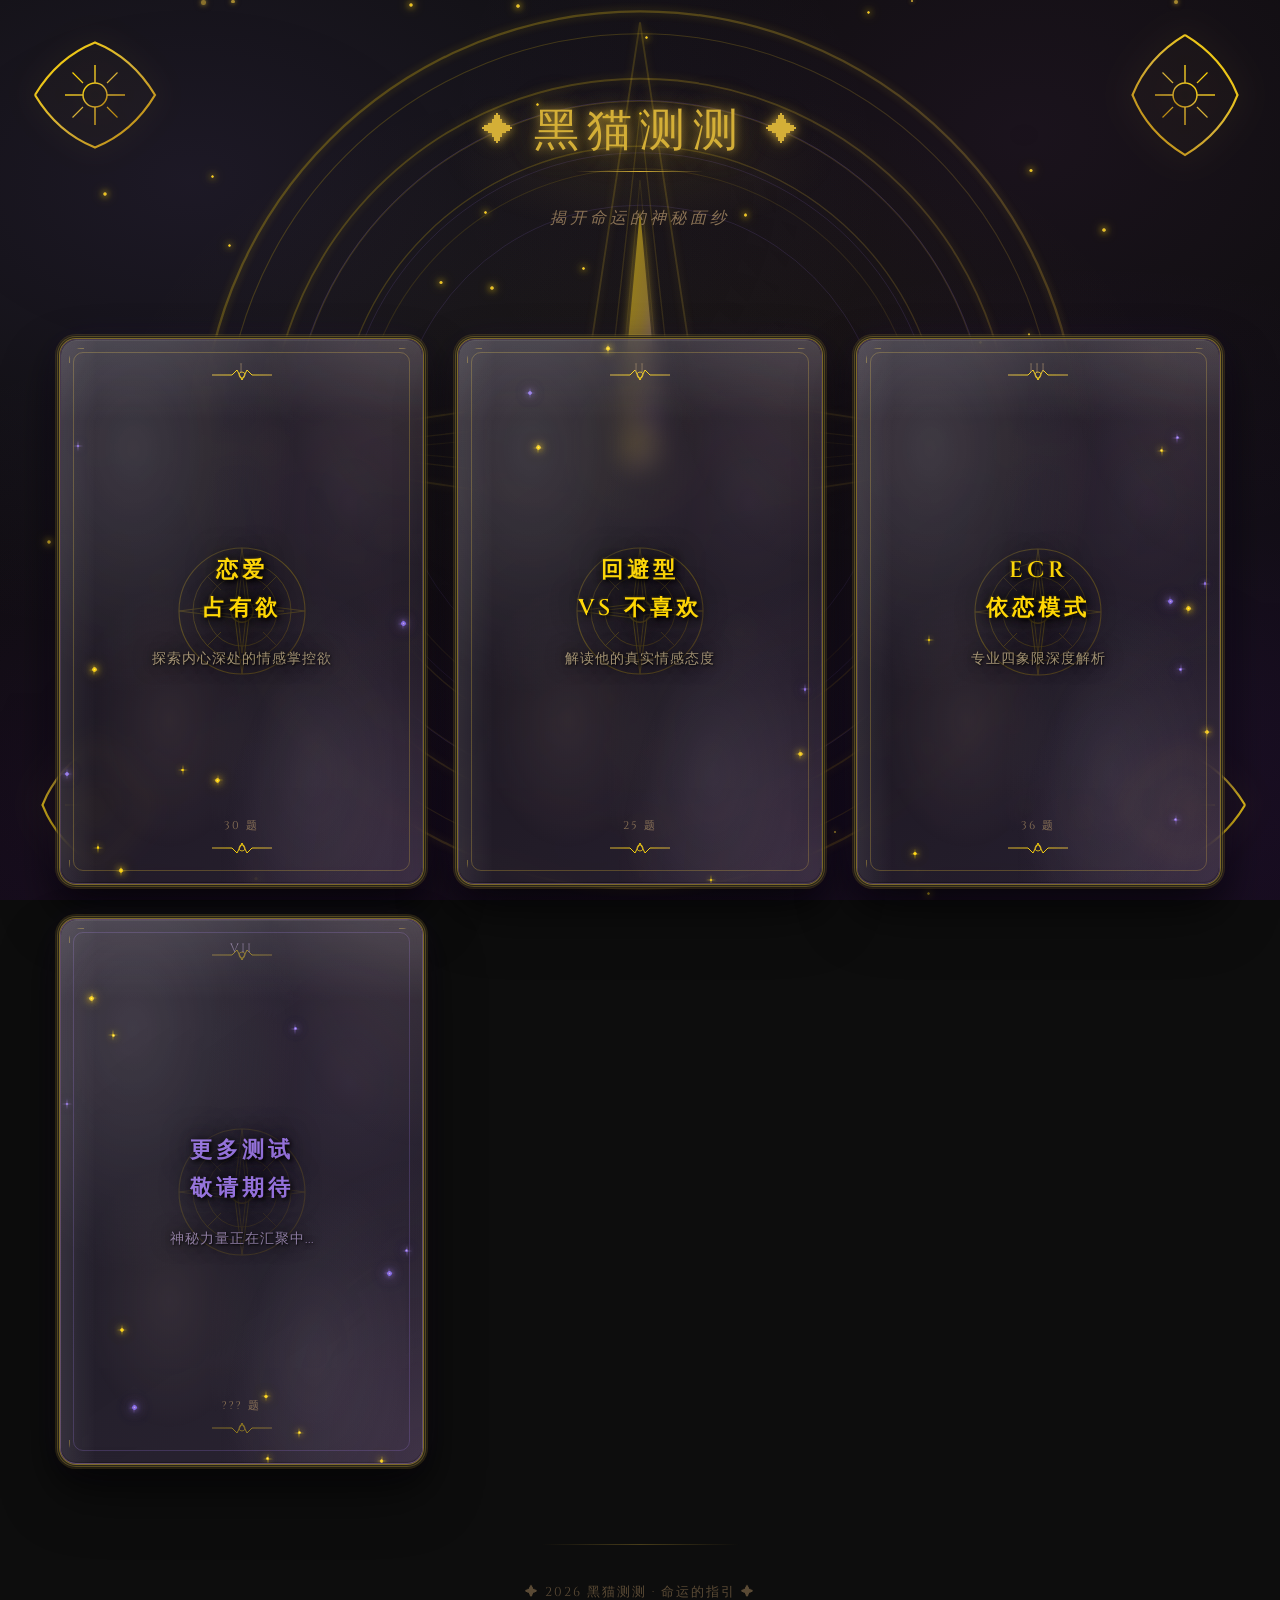
<file: index.html>
<!DOCTYPE html>
<html lang="zh-CN">
<head>
    <meta charset="UTF-8">
    <meta name="viewport" content="width=device-width, initial-scale=1.0">
    <title>黑猫测测 - 神秘塔罗测试</title>
    <link rel="stylesheet" href="shared/css/style.css">
    <link href="https://fonts.googleapis.com/css2?family=Cinzel:wght@400;600&family=Playfair+Display:wght@400;600&display=swap" rel="stylesheet">
</head>
<body>
    <!-- 四角装饰图腾 -->
    <div class="corner-decoration corner-tl"></div>
    <div class="corner-decoration corner-tr"></div>
    <div class="corner-decoration corner-bl"></div>
    <div class="corner-decoration corner-br"></div>

    <!-- 飘落星星背景 -->
    <div class="falling-stars" id="fallingStars"></div>

    <!-- 神秘指针 -->
    <div class="mystical-pointer"></div>

    <!-- 能量光环 -->
    <div class="energy-ring"></div>

    <!-- 星光粒子 -->
    <div class="star-particles" id="starParticles"></div>

    <div class="container">
        <!-- 头部 -->
        <header class="site-header">
            <div class="logo">
                <span class="logo-icon">✦</span>
                <span class="logo-text">黑猫测测</span>
                <span class="logo-icon">✦</span>
            </div>
            <p class="site-desc">揭开命运的神秘面纱</p>
        </header>

        <!-- 测试列表 -->
        <main class="test-grid">
            <!-- 恋爱占有欲测试 -->
            <div class="card-wrapper" onclick="window.location.href='tests/恋爱占有欲/'">
                <div class="card-inner">
                    <div class="test-card">
                        <div class="glass-shine"></div>
                        <div class="glass-edge"></div>
                        <div class="card-stars" data-stars="8"></div>
                        <div class="card-totem"></div>
                        <div class="card-top-decoration"></div>
                        <div class="test-content">
                            <span class="card-number">I</span>
                            <h3 class="test-title">恋爱<br>占有欲</h3>
                            <p class="test-desc">探索内心深处的情感掌控欲</p>
                            <span class="test-count">30 题</span>
                        </div>
                        <div class="card-bottom-decoration"></div>
                    </div>
                    <div class="card-back">
                        <div class="card-back-content">
                            <div class="card-back-icon">🔮</div>
                            <div class="card-back-text">点击查看<br>你的命运</div>
                        </div>
                    </div>
                </div>
            </div>

            <!-- 回避型测试 -->
            <div class="card-wrapper" onclick="window.location.href='tests/回避型测试/'">
                <div class="card-inner">
                    <div class="test-card">
                        <div class="glass-shine"></div>
                        <div class="glass-edge"></div>
                        <div class="card-stars" data-stars="6"></div>
                        <div class="card-totem"></div>
                        <div class="card-top-decoration"></div>
                        <div class="test-content">
                            <span class="card-number">II</span>
                            <h3 class="test-title">回避型<br>VS 不喜欢</h3>
                            <p class="test-desc">解读他的真实情感态度</p>
                            <span class="test-count">25 题</span>
                        </div>
                        <div class="card-bottom-decoration"></div>
                    </div>
                    <div class="card-back">
                        <div class="card-back-content">
                            <div class="card-back-icon">💫</div>
                            <div class="card-back-text">点击查看<br>你的命运</div>
                        </div>
                    </div>
                </div>
            </div>

            <!-- ECR依恋模式测试 -->
            <div class="card-wrapper" onclick="window.location.href='tests/ECR依恋测试/'">
                <div class="card-inner">
                    <div class="test-card">
                        <div class="glass-shine"></div>
                        <div class="glass-edge"></div>
                        <div class="card-stars" data-stars="10"></div>
                        <div class="card-totem"></div>
                        <div class="card-top-decoration"></div>
                        <div class="test-content">
                            <span class="card-number">III</span>
                            <h3 class="test-title">ECR<br>依恋模式</h3>
                            <p class="test-desc">专业四象限深度解析</p>
                            <span class="test-count">36 题</span>
                        </div>
                        <div class="card-bottom-decoration"></div>
                    </div>
                    <div class="card-back">
                        <div class="card-back-content">
                            <div class="card-back-icon">✨</div>
                            <div class="card-back-text">点击查看<br>你的命运</div>
                        </div>
                    </div>
                </div>
            </div>

            <!-- 敬请期待卡牌 -->
            <div class="card-wrapper card-coming-soon">
                <div class="card-inner">
                    <div class="test-card">
                        <div class="glass-shine"></div>
                        <div class="glass-edge"></div>
                        <div class="card-stars" data-stars="12"></div>
                        <div class="card-totem"></div>
                        <div class="card-top-decoration"></div>
                        <div class="test-content">
                            <span class="card-number">VII</span>
                            <h3 class="test-title">更多测试<br>敬请期待</h3>
                            <p class="test-desc">神秘力量正在汇聚中...</p>
                            <span class="test-count">??? 题</span>
                        </div>
                        <div class="card-bottom-decoration"></div>
                    </div>
                    <div class="card-back">
                        <div class="card-back-content">
                            <div class="card-back-icon">🔒</div>
                            <div class="card-back-text">命运之门<br>即将开启</div>
                        </div>
                    </div>
                </div>
            </div>
        </main>

        <!-- 页脚 -->
        <footer class="site-footer">
            <p>✦ 2026 黑猫测测 · 命运的指引 ✦</p>
        </footer>
    </div>

    <script src="shared/js/main.js"></script>
</body>
</html>
</file>
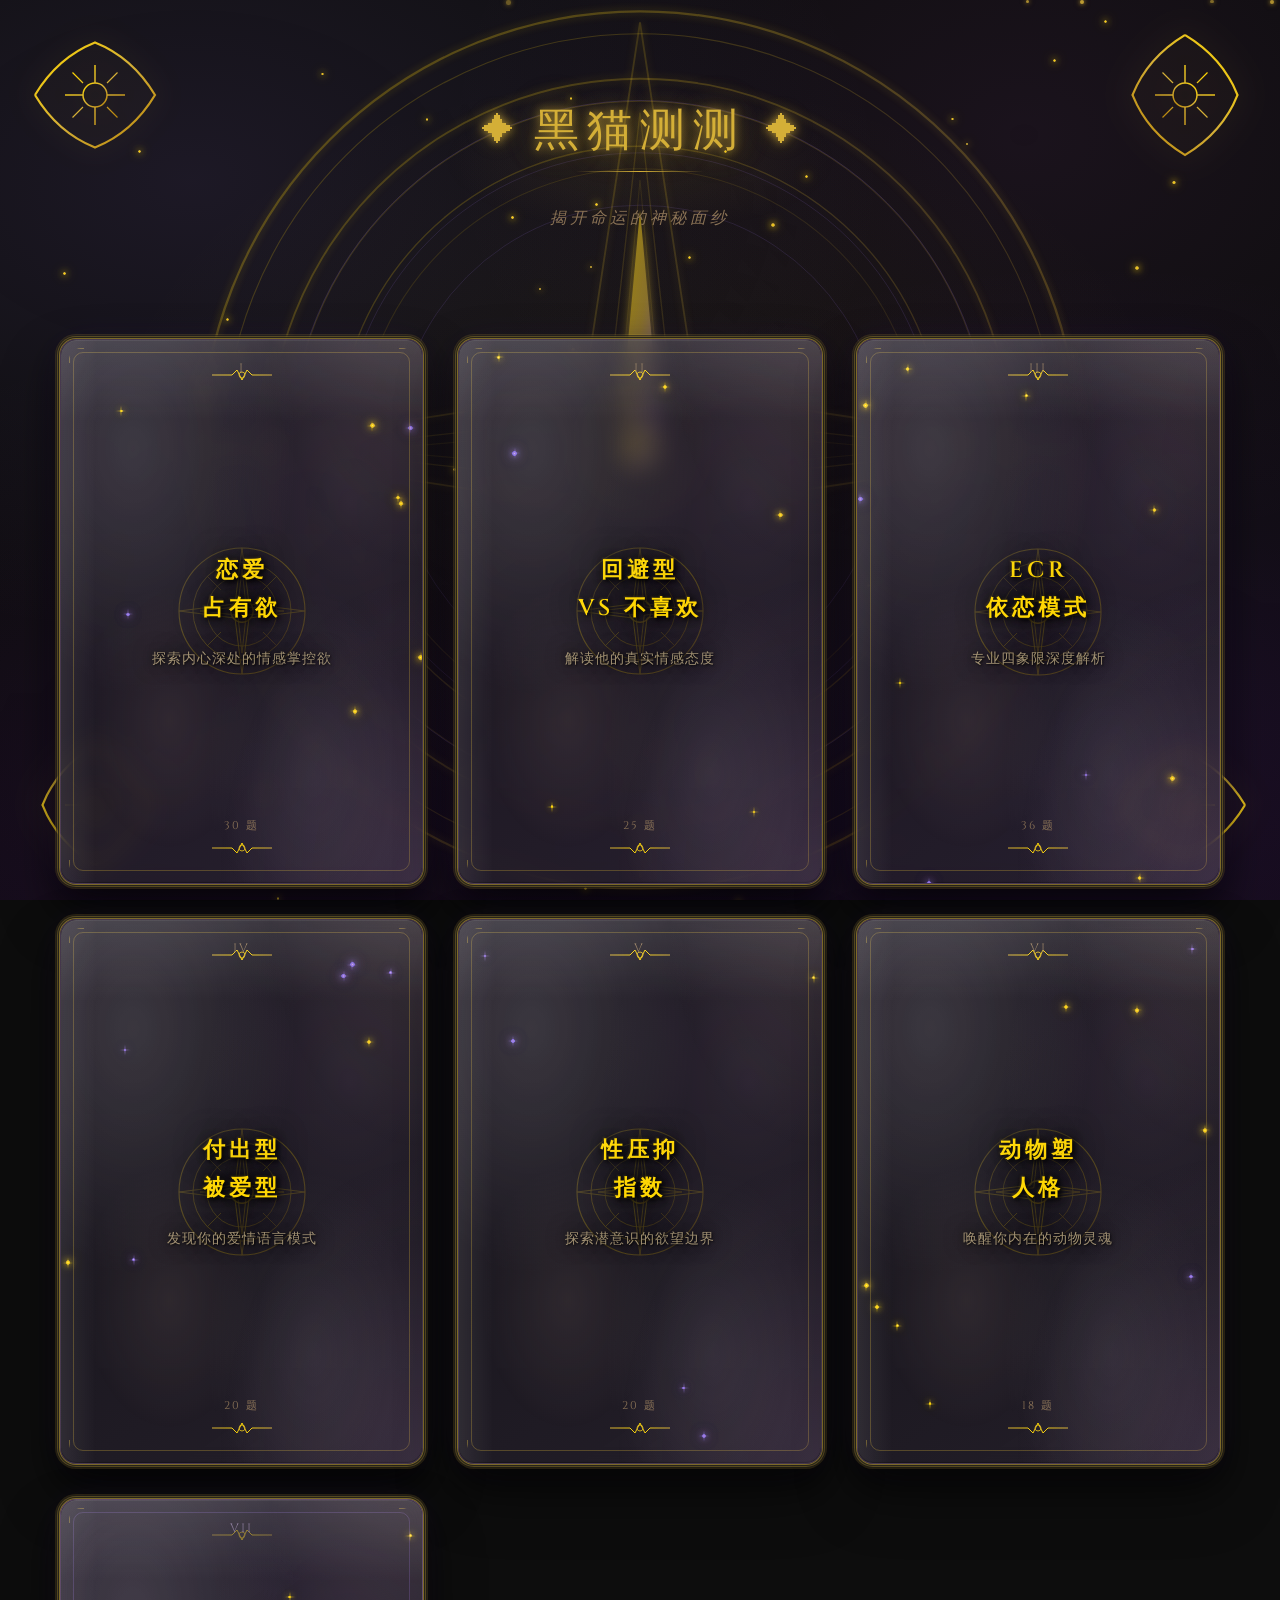
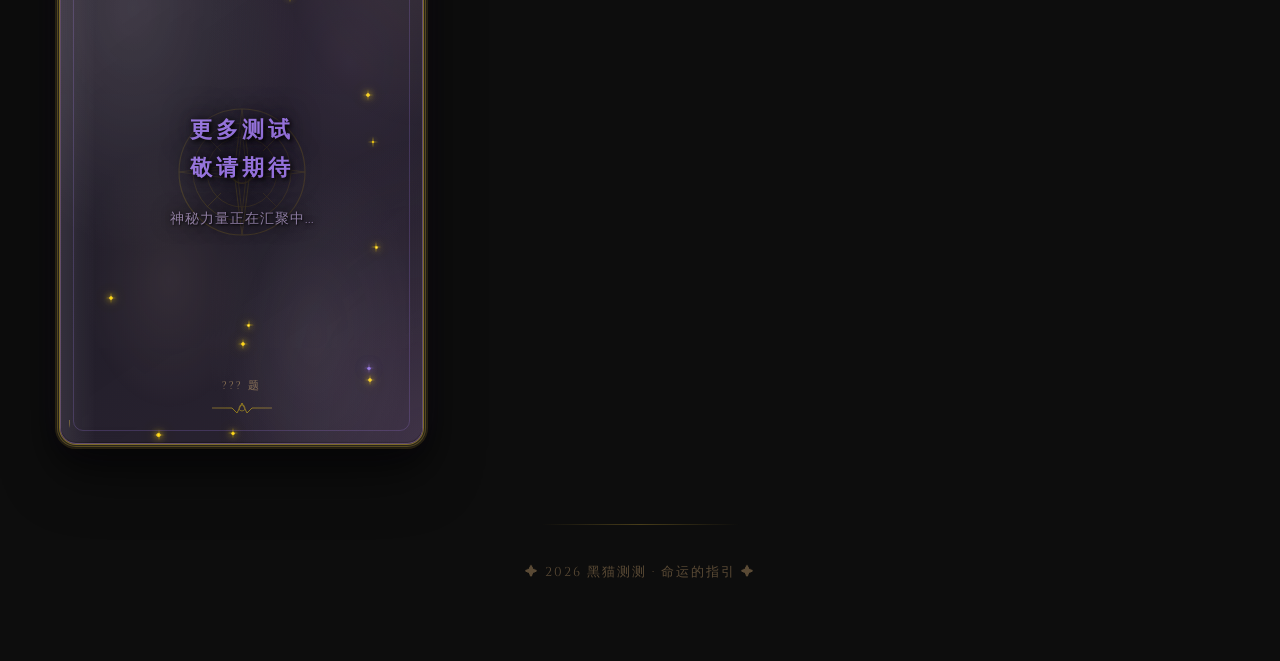
<file: 恋爱占有欲/index.html>
<!DOCTYPE html>
<html lang="zh-CN">
<head>
    <meta charset="UTF-8">
    <meta name="viewport" content="width=device-width, initial-scale=1.0">
    <title>黑猫测测 - 神秘塔罗测试</title>
    <link rel="stylesheet" href="css/style.css">
    <link href="https://fonts.googleapis.com/css2?family=Cinzel:wght@400;600&family=Playfair+Display:wght@400;600&display=swap" rel="stylesheet">
</head>
<body>
    <!-- 四角装饰图腾 -->
    <div class="corner-decoration corner-tl"></div>
    <div class="corner-decoration corner-tr"></div>
    <div class="corner-decoration corner-bl"></div>
    <div class="corner-decoration corner-br"></div>

    <!-- 飘落星星背景 -->
    <div class="falling-stars" id="fallingStars"></div>

    <!-- 神秘指针 -->
    <div class="mystical-pointer"></div>

    <!-- 能量光环 -->
    <div class="energy-ring"></div>

    <!-- 星光粒子 -->
    <div class="star-particles" id="starParticles"></div>

    <div class="container">
        <!-- 头部 -->
        <header class="site-header">
            <div class="logo">
                <span class="logo-icon">✦</span>
                <span class="logo-text">黑猫测测</span>
                <span class="logo-icon">✦</span>
            </div>
            <p class="site-desc">揭开命运的神秘面纱</p>
        </header>

        <!-- 测试列表 -->
        <main class="test-grid">
            <!-- 恋爱占有欲测试 -->
            <div class="card-wrapper" onclick="window.location.href='tests/love-possessiveness.html'">
                <div class="card-inner">
                    <div class="test-card">
                        <div class="glass-shine"></div>
                        <div class="glass-edge"></div>
                        <div class="card-stars" data-stars="8"></div>
                        <div class="card-totem"></div>
                        <div class="card-top-decoration"></div>
                        <div class="test-content">
                            <span class="card-number">I</span>
                            <h3 class="test-title">恋爱<br>占有欲</h3>
                            <p class="test-desc">探索内心深处的情感掌控欲</p>
                            <span class="test-count">30 题</span>
                        </div>
                        <div class="card-bottom-decoration"></div>
                    </div>
                    <div class="card-back">
                        <div class="card-back-content">
                            <div class="card-back-icon">🔮</div>
                            <div class="card-back-text">点击查看<br>你的命运</div>
                        </div>
                    </div>
                </div>
            </div>

            <!-- 回避型测试 -->
            <div class="card-wrapper" onclick="window.location.href='../avoidant-test-v2.html'">
                <div class="card-inner">
                    <div class="test-card">
                        <div class="glass-shine"></div>
                        <div class="glass-edge"></div>
                        <div class="card-stars" data-stars="6"></div>
                        <div class="card-totem"></div>
                        <div class="card-top-decoration"></div>
                        <div class="test-content">
                            <span class="card-number">II</span>
                            <h3 class="test-title">回避型<br>VS 不喜欢</h3>
                            <p class="test-desc">解读他的真实情感态度</p>
                            <span class="test-count">25 题</span>
                        </div>
                        <div class="card-bottom-decoration"></div>
                    </div>
                    <div class="card-back">
                        <div class="card-back-content">
                            <div class="card-back-icon">💫</div>
                            <div class="card-back-text">点击查看<br>你的命运</div>
                        </div>
                    </div>
                </div>
            </div>

            <!-- ECR依恋模式测试 -->
            <div class="card-wrapper" onclick="window.location.href='../ecr-attachment-test.html'">
                <div class="card-inner">
                    <div class="test-card">
                        <div class="glass-shine"></div>
                        <div class="glass-edge"></div>
                        <div class="card-stars" data-stars="10"></div>
                        <div class="card-totem"></div>
                        <div class="card-top-decoration"></div>
                        <div class="test-content">
                            <span class="card-number">III</span>
                            <h3 class="test-title">ECR<br>依恋模式</h3>
                            <p class="test-desc">专业四象限深度解析</p>
                            <span class="test-count">36 题</span>
                        </div>
                        <div class="card-bottom-decoration"></div>
                    </div>
                    <div class="card-back">
                        <div class="card-back-content">
                            <div class="card-back-icon">✨</div>
                            <div class="card-back-text">点击查看<br>你的命运</div>
                        </div>
                    </div>
                </div>
            </div>

            <!-- 付出型被爱型测试 -->
            <div class="card-wrapper" onclick="window.location.href='tests/giving-receiving.html'">
                <div class="card-inner">
                    <div class="test-card">
                        <div class="glass-shine"></div>
                        <div class="glass-edge"></div>
                        <div class="card-stars" data-stars="7"></div>
                        <div class="card-totem"></div>
                        <div class="card-top-decoration"></div>
                        <div class="test-content">
                            <span class="card-number">IV</span>
                            <h3 class="test-title">付出型<br>被爱型</h3>
                            <p class="test-desc">发现你的爱情语言模式</p>
                            <span class="test-count">20 题</span>
                        </div>
                        <div class="card-bottom-decoration"></div>
                    </div>
                    <div class="card-back">
                        <div class="card-back-content">
                            <div class="card-back-icon">🌙</div>
                            <div class="card-back-text">点击查看<br>你的命运</div>
                        </div>
                    </div>
                </div>
            </div>

            <!-- 性压抑指数测试 -->
            <div class="card-wrapper" onclick="window.location.href='tests/suppression-index.html'">
                <div class="card-inner">
                    <div class="test-card">
                        <div class="glass-shine"></div>
                        <div class="glass-edge"></div>
                        <div class="card-stars" data-stars="5"></div>
                        <div class="card-totem"></div>
                        <div class="card-top-decoration"></div>
                        <div class="test-content">
                            <span class="card-number">V</span>
                            <h3 class="test-title">性压抑<br>指数</h3>
                            <p class="test-desc">探索潜意识的欲望边界</p>
                            <span class="test-count">20 题</span>
                        </div>
                        <div class="card-bottom-decoration"></div>
                    </div>
                    <div class="card-back">
                        <div class="card-back-content">
                            <div class="card-back-icon">🔥</div>
                            <div class="card-back-text">点击查看<br>你的命运</div>
                        </div>
                    </div>
                </div>
            </div>

            <!-- 动物塑人格测试 -->
            <div class="card-wrapper" onclick="window.location.href='tests/animal-personality.html'">
                <div class="card-inner">
                    <div class="test-card">
                        <div class="glass-shine"></div>
                        <div class="glass-edge"></div>
                        <div class="card-stars" data-stars="9"></div>
                        <div class="card-totem"></div>
                        <div class="card-top-decoration"></div>
                        <div class="test-content">
                            <span class="card-number">VI</span>
                            <h3 class="test-title">动物塑<br>人格</h3>
                            <p class="test-desc">唤醒你内在的动物灵魂</p>
                            <span class="test-count">18 题</span>
                        </div>
                        <div class="card-bottom-decoration"></div>
                    </div>
                    <div class="card-back">
                        <div class="card-back-content">
                            <div class="card-back-icon">🐾</div>
                            <div class="card-back-text">点击查看<br>你的命运</div>
                        </div>
                    </div>
                </div>
            </div>

            <!-- 敬请期待卡牌 -->
            <div class="card-wrapper card-coming-soon">
                <div class="card-inner">
                    <div class="test-card">
                        <div class="glass-shine"></div>
                        <div class="glass-edge"></div>
                        <div class="card-stars" data-stars="12"></div>
                        <div class="card-totem"></div>
                        <div class="card-top-decoration"></div>
                        <div class="test-content">
                            <span class="card-number">VII</span>
                            <h3 class="test-title">更多测试<br>敬请期待</h3>
                            <p class="test-desc">神秘力量正在汇聚中...</p>
                            <span class="test-count">??? 题</span>
                        </div>
                        <div class="card-bottom-decoration"></div>
                    </div>
                    <div class="card-back">
                        <div class="card-back-content">
                            <div class="card-back-icon">🔒</div>
                            <div class="card-back-text">命运之门<br>即将开启</div>
                        </div>
                    </div>
                </div>
            </div>
        </main>

        <!-- 页脚 -->
        <footer class="site-footer">
            <p>✦ 2026 黑猫测测 · 命运的指引 ✦</p>
        </footer>
    </div>

    <script src="js/main.js"></script>
</body>
</html>
</file>
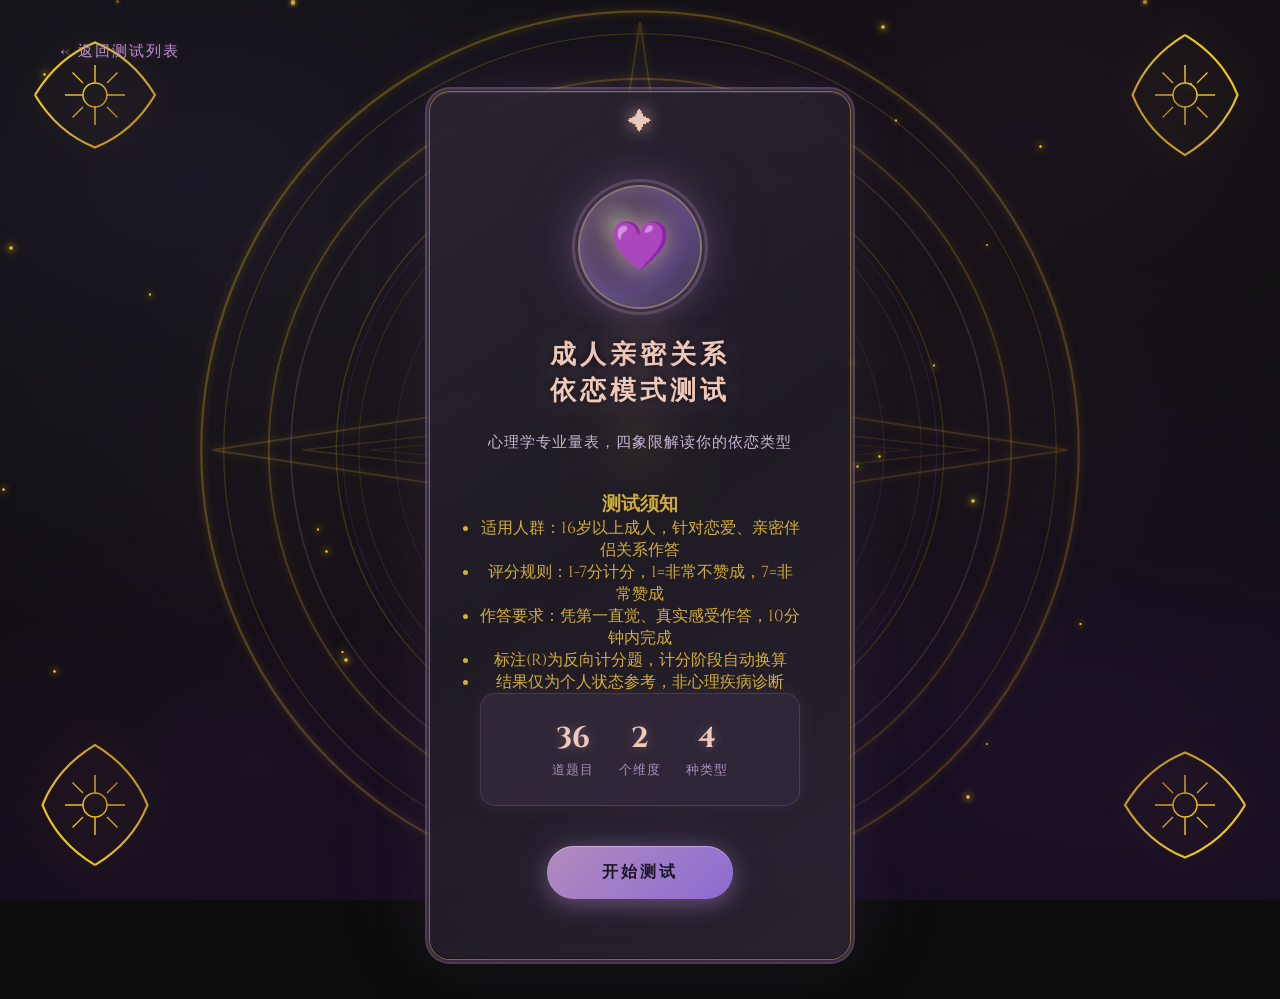
<file: tests/ECR依恋测试/index.html>
<!DOCTYPE html>
<html lang="zh-CN">
<head>
    <meta charset="UTF-8">
    <meta name="viewport" content="width=device-width, initial-scale=1.0">
    <title>成人亲密关系依恋模式专业测试（ECR中文版）</title>
    <link rel="stylesheet" href="../../shared/css/style.css">
    <link rel="stylesheet" href="../../shared/css/test.css">
    <link href="https://fonts.googleapis.com/css2?family=Cinzel:wght@400;600&family=Playfair+Display:wght@400;600&display=swap" rel="stylesheet">
    <style>
        /* 测试特定样式 */
        .test-specific .cover-avatar::before {
            content: '💜';
        }
        
        /* 四象限图样式 */
        .quadrant-chart {
            width: 100%;
            max-width: 320px;
            margin: 25px auto;
            aspect-ratio: 1;
            position: relative;
            background: linear-gradient(145deg, rgba(45, 38, 52, 0.6), rgba(32, 28, 38, 0.7));
            border-radius: 20px;
            padding: 25px;
            border: 1px solid rgba(212, 175, 55, 0.3);
        }
        
        .quadrant-grid {
            width: 100%;
            height: 100%;
            position: relative;
            border: 2px solid rgba(186, 144, 198, 0.3);
            border-radius: 12px;
            background: rgba(26, 22, 30, 0.4);
        }
        
        .quadrant-axis-x {
            position: absolute;
            top: 50%;
            left: 8%;
            right: 8%;
            height: 2px;
            background: linear-gradient(90deg, transparent, rgba(186, 144, 198, 0.6), transparent);
            transform: translateY(-50%);
        }
        
        .quadrant-axis-x::after {
            content: '▶';
            position: absolute;
            right: -12px;
            top: 50%;
            transform: translateY(-50%);
            color: rgba(186, 144, 198, 0.6);
            font-size: 10px;
        }
        
        .quadrant-axis-y {
            position: absolute;
            left: 50%;
            top: 8%;
            bottom: 8%;
            width: 2px;
            background: linear-gradient(180deg, transparent, rgba(186, 144, 198, 0.6), transparent);
            transform: translateX(-50%);
        }
        
        .quadrant-axis-y::after {
            content: '▲';
            position: absolute;
            top: -12px;
            left: 50%;
            transform: translateX(-50%);
            color: rgba(186, 144, 198, 0.6);
            font-size: 10px;
        }
        
        .quadrant-label {
            position: absolute;
            font-size: 10px;
            color: rgba(238, 203, 140, 0.9);
            font-weight: 600;
            font-family: 'Cinzel', serif;
            text-shadow: 0 0 10px rgba(238, 203, 140, 0.3);
        }
        
        .label-top { top: 2px; left: 50%; transform: translateX(-50%); }
        .label-bottom { bottom: 2px; left: 50%; transform: translateX(-50%); }
        .label-left { left: 2px; top: 50%; transform: translateY(-50%) rotate(-90deg); }
        .label-right { right: 2px; top: 50%; transform: translateY(-50%) rotate(90deg); }
        
        .quadrant-area {
            position: absolute;
            width: 40%;
            height: 40%;
            border-radius: 10px;
            display: flex;
            flex-direction: column;
            align-items: center;
            justify-content: center;
            font-size: 11px;
            font-weight: bold;
            opacity: 0.5;
            transition: all 0.3s ease;
            border: 1px solid rgba(255, 255, 255, 0.1);
        }
        
        .quadrant-tl {
            top: 8%;
            left: 8%;
            background: linear-gradient(145deg, rgba(255, 183, 77, 0.2), rgba(255, 167, 38, 0.15));
            color: #ffcc80;
        }
        
        .quadrant-tr {
            top: 8%;
            right: 8%;
            background: linear-gradient(145deg, rgba(239, 83, 80, 0.2), rgba(229, 57, 53, 0.15));
            color: #ef9a9a;
        }
        
        .quadrant-bl {
            bottom: 8%;
            left: 8%;
            background: linear-gradient(145deg, rgba(102, 187, 106, 0.2), rgba(76, 175, 80, 0.15));
            color: #a5d6a7;
        }
        
        .quadrant-br {
            bottom: 8%;
            right: 8%;
            background: linear-gradient(145deg, rgba(66, 165, 245, 0.2), rgba(33, 150, 243, 0.15));
            color: #90caf9;
        }
        
        .quadrant-area.active {
            opacity: 1;
            box-shadow: 0 0 20px rgba(212, 175, 55, 0.3);
            transform: scale(1.05);
            z-index: 10;
            border-color: rgba(212, 175, 55, 0.5);
        }
        
        .quadrant-type {
            font-size: 13px;
            margin-bottom: 3px;
            font-family: 'Cinzel', serif;
        }
        
        .quadrant-desc {
            font-size: 9px;
            font-weight: normal;
            text-align: center;
            padding: 0 3px;
            opacity: 0.8;
        }
        
        .result-marker {
            position: absolute;
            width: 16px;
            height: 16px;
            background: radial-gradient(circle, #d4af37, #b8941f);
            border: 3px solid rgba(45, 38, 52, 0.9);
            border-radius: 50%;
            transform: translate(-50%, -50%);
            box-shadow: 0 0 15px rgba(212, 175, 55, 0.8), 0 0 30px rgba(212, 175, 55, 0.4);
            z-index: 100;
            animation: pulse-marker 2s ease-in-out infinite;
        }
        
        @keyframes pulse-marker {
            0%, 100% { transform: translate(-50%, -50%) scale(1); }
            50% { transform: translate(-50%, -50%) scale(1.1); }
        }
        
        /* 分数显示 */
        /* 紫罗兰风格选项样式 */
        .options-list {
            display: flex;
            flex-direction: column;
            gap: 12px;
        }
        
        .option-item {
            background: linear-gradient(145deg, 
                rgba(45, 38, 52, 0.9) 0%, 
                rgba(32, 28, 38, 0.95) 100%);
            border: 1px solid rgba(186, 144, 198, 0.3);
            border-radius: 16px;
            padding: 18px 24px;
            color: #e8e0f0;
            font-size: 15px;
            cursor: pointer;
            transition: all 0.3s ease;
            text-align: left;
            display: flex;
            align-items: center;
            gap: 12px;
            box-shadow: 0 4px 15px rgba(0, 0, 0, 0.3);
        }
        
        .option-item:hover {
            background: linear-gradient(145deg, 
                rgba(186, 144, 198, 0.2) 0%, 
                rgba(147, 112, 219, 0.15) 100%);
            border-color: rgba(186, 144, 198, 0.6);
            transform: translateY(-2px);
            box-shadow: 0 6px 20px rgba(186, 144, 198, 0.2);
        }
        
        .option-label {
            display: inline-flex;
            align-items: center;
            justify-content: center;
            width: 28px;
            height: 28px;
            background: linear-gradient(145deg, 
                rgba(186, 144, 198, 0.4) 0%, 
                rgba(147, 112, 219, 0.3) 100%);
            border-radius: 50%;
            font-weight: 600;
            color: #d4af37;
            font-size: 13px;
            border: 1px solid rgba(212, 175, 55, 0.4);
            flex-shrink: 0;
        }
        
        .result-scores {
            display: flex;
            justify-content: center;
            gap: 20px;
            margin: 20px 0;
            flex-wrap: wrap;
        }
        
        .score-box {
            background: linear-gradient(145deg, rgba(45, 38, 52, 0.7), rgba(32, 28, 38, 0.8));
            padding: 15px 25px;
            border-radius: 15px;
            border: 1px solid rgba(186, 144, 198, 0.3);
            min-width: 120px;
        }
        
        .score-label {
            font-size: 12px;
            color: rgba(238, 203, 140, 0.8);
            margin-bottom: 8px;
            font-family: 'Cinzel', serif;
        }
        
        .score-value {
            font-size: 28px;
            font-weight: bold;
            background: linear-gradient(135deg, #d4af37, #f0e68c);
            -webkit-background-clip: text;
            -webkit-text-fill-color: transparent;
            background-clip: text;
        }
        

    </style>
</head>
<body>
    <!-- 四角装饰图腾 -->
    <div class="corner-decoration corner-tl"></div>
    <div class="corner-decoration corner-tr"></div>
    <div class="corner-decoration corner-bl"></div>
    <div class="corner-decoration corner-br"></div>
    
    <!-- 飘落星星背景 -->
    <div class="falling-stars" id="fallingStars"></div>
    
    <!-- 神秘指针 -->
    <div class="mystical-pointer"></div>
    
    <!-- 能量光环 -->
    <div class="energy-ring"></div>
    
    <!-- 星光粒子 -->
    <div class="star-particles" id="starParticles"></div>
    
    <div class="container">
        <!-- 返回按钮 -->
        <a href="../../index.html" class="back-link">← 返回测试列表</a>
        
        <!-- 封面页面 -->
        <div class="cover-page" id="coverPage">
            <div class="cover-content test-specific">
                <div class="cover-avatar"></div>
                <h1 class="cover-title">成人亲密关系<br>依恋模式测试</h1>
                <p class="cover-subtitle">心理学专业量表，四象限解读你的依恋类型</p>
                
                <div class="notice-box">
                    <h3>测试须知</h3>
                    <ul>
                        <li>适用人群：16岁以上成人，针对恋爱、亲密伴侣关系作答</li>
                        <li>评分规则：1-7分计分，1=非常不赞成，7=非常赞成</li>
                        <li>作答要求：凭第一直觉、真实感受作答，10分钟内完成</li>
                        <li>标注(R)为反向计分题，计分阶段自动换算</li>
                        <li>结果仅为个人状态参考，非心理疾病诊断</li>
                    </ul>
                </div>
                
                <div class="cover-stats">
                    <div class="cover-stat-item">
                        <span class="cover-stat-number">36</span>
                        <span class="cover-stat-label">道题目</span>
                    </div>
                    <div class="cover-stat-item">
                        <span class="cover-stat-number">2</span>
                        <span class="cover-stat-label">个维度</span>
                    </div>
                    <div class="cover-stat-item">
                        <span class="cover-stat-number">4</span>
                        <span class="cover-stat-label">种类型</span>
                    </div>
                </div>
                
                <button class="cover-btn" onclick="startTest()">开始测试</button>
            </div>
        </div>

        <!-- 测试页面 -->
        <div class="test-page" id="testPage" style="display: none;">
            <div class="test-header">
                <div class="progress-bar">
                    <div class="progress-fill" id="progressFill"></div>
                </div>
                <div class="progress-text">
                    <span id="currentQuestion">1</span> / <span id="totalQuestions">36</span>
                </div>
            </div>
            
            <div class="question-container" id="questionContainer"></div>
        </div>

        <!-- 结果页面 -->
        <div class="result-page" id="resultPage" style="display: none;">
            <div class="result-content">
                <div class="result-icon" id="resultIcon">💜</div>
                <h2 class="result-title" id="resultTitle">测试结果</h2>
                
                <div class="result-scores">
                    <div class="score-box">
                        <div class="score-label">依恋回避</div>
                        <div class="score-value" id="avoidanceScore">0.0</div>
                    </div>
                    <div class="score-box">
                        <div class="score-label">依恋焦虑</div>
                        <div class="score-value" id="anxietyScore">0.0</div>
                    </div>
                </div>
                
                <!-- 四象限图 -->
                <div class="quadrant-chart">
                    <div class="quadrant-grid">
                        <div class="quadrant-axis-x"></div>
                        <div class="quadrant-axis-y"></div>
                        <div class="quadrant-label label-top">高回避</div>
                        <div class="quadrant-label label-bottom">低回避</div>
                        <div class="quadrant-label label-left">低焦虑</div>
                        <div class="quadrant-label label-right">高焦虑</div>
                        
                        <div class="quadrant-area quadrant-tl" id="quadrantTL">
                            <div class="quadrant-type">疏离型</div>
                            <div class="quadrant-desc">高回避·低焦虑</div>
                        </div>
                        <div class="quadrant-area quadrant-tr" id="quadrantTR">
                            <div class="quadrant-type">恐惧型</div>
                            <div class="quadrant-desc">高回避·高焦虑</div>
                        </div>
                        <div class="quadrant-area quadrant-bl" id="quadrantBL">
                            <div class="quadrant-type">安全型</div>
                            <div class="quadrant-desc">低回避·低焦虑</div>
                        </div>
                        <div class="quadrant-area quadrant-br" id="quadrantBR">
                            <div class="quadrant-type">迷恋型</div>
                            <div class="quadrant-desc">低回避·高焦虑</div>
                        </div>
                        
                        <div class="result-marker" id="resultMarker"></div>
                    </div>
                </div>
                
                <div class="result-desc" id="resultDesc"></div>
                
                <div class="result-actions">
                    <button class="result-btn primary" onclick="restartTest()">重新测试</button>
                    <button class="result-btn secondary" onclick="shareResult()">分享结果</button>
                </div>
                
                <a href="../../index.html" class="back-home">返回首页</a>
            </div>
        </div>
    </div>

    <script src="../../shared/js/main.js"></script>
    <script>
        // 测试数据
        const testData = {
            questions: [
                // 第一部分：依恋回避维度（1-18题）
                { id: 1, section: "第一部分：依恋回避维度", text: "总的来说，我不喜欢让恋人知道自己内心深处的感觉。", reverse: false },
                { id: 2, section: "第一部分：依恋回避维度", text: "当恋人开始要跟我亲近时，我发现自己在退缩。", reverse: false },
                { id: 3, section: "第一部分：依恋回避维度", text: "我觉得跟恋人亲近是一件惬意的事情。", reverse: true },
                { id: 4, section: "第一部分：依恋回避维度", text: "当恋人跟我过分亲密的时候，我会感到内心紧张。", reverse: false },
                { id: 5, section: "第一部分：依恋回避维度", text: "我觉得依赖恋人是一件惬意的事情。", reverse: true },
                { id: 6, section: "第一部分：依恋回避维度", text: "我不太愿意和恋人讨论我所遇到的问题以及我关心的事情。", reverse: false },
                { id: 7, section: "第一部分：依恋回避维度", text: "当恋人对我表示好感时，我觉得很自在。", reverse: true },
                { id: 8, section: "第一部分：依恋回避维度", text: "我发现让我依赖恋人，是一件困难的事情。", reverse: false },
                { id: 9, section: "第一部分：依恋回避维度", text: "我觉得对恋人敞开心扉，让他/她了解我的全部，是一件很困难的事情。", reverse: false },
                { id: 10, section: "第一部分：依恋回避维度", text: "我试图避免与恋人变得太亲近。", reverse: false },
                { id: 11, section: "第一部分：依恋回避维度", text: "我喜欢和恋人保持亲密的感觉。", reverse: true },
                { id: 12, section: "第一部分：依恋回避维度", text: "我跟恋人什么事情都讲。", reverse: true },
                { id: 13, section: "第一部分：依恋回避维度", text: "我发现让恋人亲近我，是一件困难的事情。", reverse: false },
                { id: 14, section: "第一部分：依恋回避维度", text: "我不喜欢与恋人过分亲密。", reverse: false },
                { id: 15, section: "第一部分：依恋回避维度", text: "当恋人想跟我亲近时，我觉得很自在。", reverse: true },
                { id: 16, section: "第一部分：依恋回避维度", text: "我对自己和恋人的关系感到舒服。", reverse: true },
                { id: 17, section: "第一部分：依恋回避维度", text: "我发现要我去依赖恋人，是一件困难的事情。", reverse: false },
                { id: 18, section: "第一部分：依恋回避维度", text: "我不喜欢与恋人太过亲近。", reverse: false },
                
                // 第二部分：依恋焦虑维度（19-36题）
                { id: 19, section: "第二部分：依恋焦虑维度", text: "我担心恋人不会像我在乎他/她那样在乎我。", reverse: false },
                { id: 20, section: "第二部分：依恋焦虑维度", text: "我担心被抛弃。", reverse: false },
                { id: 21, section: "第二部分：依恋焦虑维度", text: "我希望能和恋人融为一体，但这有时会把他/她吓跑。", reverse: false },
                { id: 22, section: "第二部分：依恋焦虑维度", text: "我担心如果我不在恋人身边，他/她可能会对其他人产生兴趣。", reverse: false },
                { id: 23, section: "第二部分：依恋焦虑维度", text: "我非常担心我的恋爱关系。", reverse: false },
                { id: 24, section: "第二部分：依恋焦虑维度", text: "我担心恋人并不真的爱我。", reverse: false },
                { id: 25, section: "第二部分：依恋焦虑维度", text: "我渴望与恋人融为一体，这有时会把恋人吓跑。", reverse: false },
                { id: 26, section: "第二部分：依恋焦虑维度", text: "我担心一个人独处。", reverse: false },
                { id: 27, section: "第二部分：依恋焦虑维度", text: "如果我不能使恋人对我产生兴趣，我会心烦意乱或生气。", reverse: false },
                { id: 28, section: "第二部分：依恋焦虑维度", text: "我担心自己会被抛弃。", reverse: false },
                { id: 29, section: "第二部分：依恋焦虑维度", text: "我担心我的恋爱会出问题。", reverse: false },
                { id: 30, section: "第二部分：依恋焦虑维度", text: "我担心恋人不想和我在一起。", reverse: false },
                { id: 31, section: "第二部分：依恋焦虑维度", text: "我渴望与恋人融为一体，但这有时会把恋人吓跑。", reverse: false },
                { id: 32, section: "第二部分：依恋焦虑维度", text: "我担心一个人独处。", reverse: false },
                { id: 33, section: "第二部分：依恋焦虑维度", text: "如果我不能使恋人对我产生兴趣，我会心烦意乱或生气。", reverse: false },
                { id: 34, section: "第二部分：依恋焦虑维度", text: "我担心自己会被抛弃。", reverse: false },
                { id: 35, section: "第二部分：依恋焦虑维度", text: "我担心我的恋爱会出问题。", reverse: false },
                { id: 36, section: "第二部分：依恋焦虑维度", text: "我担心恋人不想和我在一起。", reverse: false }
            ]
        };

        // 7分制选项（带字母标识，紫罗兰风格）
        const scaleOptions = [
            { value: 1, label: "A", text: "非常不赞成" },
            { value: 2, label: "B", text: "比较不赞成" },
            { value: 3, label: "C", text: "有点不赞成" },
            { value: 4, label: "D", text: "中立" },
            { value: 5, label: "E", text: "有点赞成" },
            { value: 6, label: "F", text: "比较赞成" },
            { value: 7, label: "G", text: "非常赞成" }
        ];

        let currentQuestionIndex = 0;
        let answers = [];

        function startTest() {
            document.getElementById('coverPage').style.display = 'none';
            document.getElementById('testPage').style.display = 'block';
            currentQuestionIndex = 0;
            answers = [];
            showQuestion();
        }

        function showQuestion() {
            const question = testData.questions[currentQuestionIndex];
            const container = document.getElementById('questionContainer');
            
            // 更新进度
            const progress = ((currentQuestionIndex + 1) / testData.questions.length) * 100;
            document.getElementById('progressFill').style.width = progress + '%';
            document.getElementById('currentQuestion').textContent = currentQuestionIndex + 1;
            document.getElementById('totalQuestions').textContent = testData.questions.length;
            
            // 检查是否是新部分的开始
            let sectionTitle = '';
            if (currentQuestionIndex === 0 || question.section !== testData.questions[currentQuestionIndex - 1].section) {
                sectionTitle = `<div class="section-title">${question.section}</div>`;
            }
            
            let html = sectionTitle;
            html += `<div class="question-title">${question.id}. ${question.text}</div>`;
            html += '<div class="options-list">';
            
            scaleOptions.forEach((option, index) => {
                html += `<button class="option-item" data-option="${option.value}" onclick="selectOption(${option.value})"><span class="option-label">${option.label}.</span>${option.text}</button>`;
            });
            
            html += '</div>';
            container.innerHTML = html;
        }

        function selectOption(value) {
            const question = testData.questions[currentQuestionIndex];
            
            // 反向计分处理
            let score = value;
            if (question.reverse) {
                score = 8 - value; // 反向计分：1变7，2变6，以此类推
            }
            
            answers.push({
                questionId: question.id,
                score: score,
                dimension: question.section.includes('回避') ? 'avoidance' : 'anxiety'
            });
            
            currentQuestionIndex++;
            
            if (currentQuestionIndex < testData.questions.length) {
                showQuestion();
            } else {
                showResult();
            }
        }

        function showResult() {
            document.getElementById('testPage').style.display = 'none';
            document.getElementById('resultPage').style.display = 'flex';
            
            // 计算分数
            const avoidanceScores = answers.filter(a => a.dimension === 'avoidance').map(a => a.score);
            const anxietyScores = answers.filter(a => a.dimension === 'anxiety').map(a => a.score);
            
            const avoidanceAvg = (avoidanceScores.reduce((a, b) => a + b, 0) / avoidanceScores.length).toFixed(1);
            const anxietyAvg = (anxietyScores.reduce((a, b) => a + b, 0) / anxietyScores.length).toFixed(1);
            
            document.getElementById('avoidanceScore').textContent = avoidanceAvg;
            document.getElementById('anxietyScore').textContent = anxietyAvg;
            
            // 确定依恋类型
            let type, icon, desc;
            const isHighAvoidance = avoidanceAvg >= 4;
            const isHighAnxiety = anxietyAvg >= 4;
            
            // 重置所有象限
            document.querySelectorAll('.quadrant-area').forEach(el => el.classList.remove('active'));
            
            if (!isHighAvoidance && !isHighAnxiety) {
                type = "安全型依恋";
                icon = "🛡️";
                document.getElementById('quadrantBL').classList.add('active');
                desc = `你的依恋模式属于安全型。这意味着你在亲密关系中感到舒适，既不会过度担心被抛弃，也不会刻意回避亲密。你能够信任伴侣，同时也保持健康的独立性。这种依恋类型通常与童年时期得到稳定关爱有关。`;
            } else if (!isHighAvoidance && isHighAnxiety) {
                type = "迷恋型（焦虑型）依恋";
                icon = "💕";
                document.getElementById('quadrantBR').classList.add('active');
                desc = `你的依恋模式属于迷恋型。你渴望亲密，但常常担心被抛弃或不被爱。你可能会频繁寻求伴侣的确认，对关系中的信号过度敏感。这种依恋类型通常源于童年时期照顾者的回应不稳定。建议学习自我安抚技巧，建立内在安全感。`;
            } else if (isHighAvoidance && !isHighAnxiety) {
                type = "疏离型（回避型）依恋";
                icon = "🧊";
                document.getElementById('quadrantTL').classList.add('active');
                desc = `你的依恋模式属于疏离型。你重视独立和自主，可能会对亲密感到不适。你倾向于压抑情感需求，避免过度依赖他人。这种依恋类型通常与童年时期情感需求被忽视有关。建议尝试逐步开放自己，允许他人靠近。`;
            } else {
                type = "恐惧型（紊乱型）依恋";
                icon = "⚡";
                document.getElementById('quadrantTR').classList.add('active');
                desc = `你的依恋模式属于恐惧型。你既渴望亲密又害怕受伤，常常在接近和回避之间摇摆。这种矛盾可能让你感到困惑和痛苦。这种依恋类型通常与童年时期的创伤经历有关。建议寻求专业心理咨询，逐步建立安全的人际模式。`;
            }
            
            document.getElementById('resultIcon').textContent = icon;
            document.getElementById('resultTitle').textContent = type;
            document.getElementById('resultDesc').innerHTML = desc;
            
            // 在四象限图上标记结果位置
            const marker = document.getElementById('resultMarker');
            const x = 50 + (anxietyAvg - 4) * 10; // 焦虑维度左右位置
            const y = 50 - (avoidanceAvg - 4) * 10; // 回避维度上下位置
            marker.style.left = x + '%';
            marker.style.top = y + '%';
        }

        function restartTest() {
            document.getElementById('resultPage').style.display = 'none';
            document.getElementById('coverPage').style.display = 'flex';
            currentQuestionIndex = 0;
            answers = [];
        }

        function shareResult() {
            const title = document.getElementById('resultTitle').textContent;
            const avoidance = document.getElementById('avoidanceScore').textContent;
            const anxiety = document.getElementById('anxietyScore').textContent;
            
            const shareText = `我的依恋类型测试结果：${title}\n依恋回避：${avoidance}分\n依恋焦虑：${anxiety}分\n\n快来测试你的依恋类型吧！`;
            
            if (navigator.share) {
                navigator.share({
                    title: '成人亲密关系依恋模式测试',
                    text: shareText
                });
            } else {
                // 复制到剪贴板
                const textarea = document.createElement('textarea');
                textarea.value = shareText;
                document.body.appendChild(textarea);
                textarea.select();
                document.execCommand('copy');
                document.body.removeChild(textarea);
                alert('结果已复制到剪贴板！');
            }
        }
    </script>
</body>
</html>
</file>
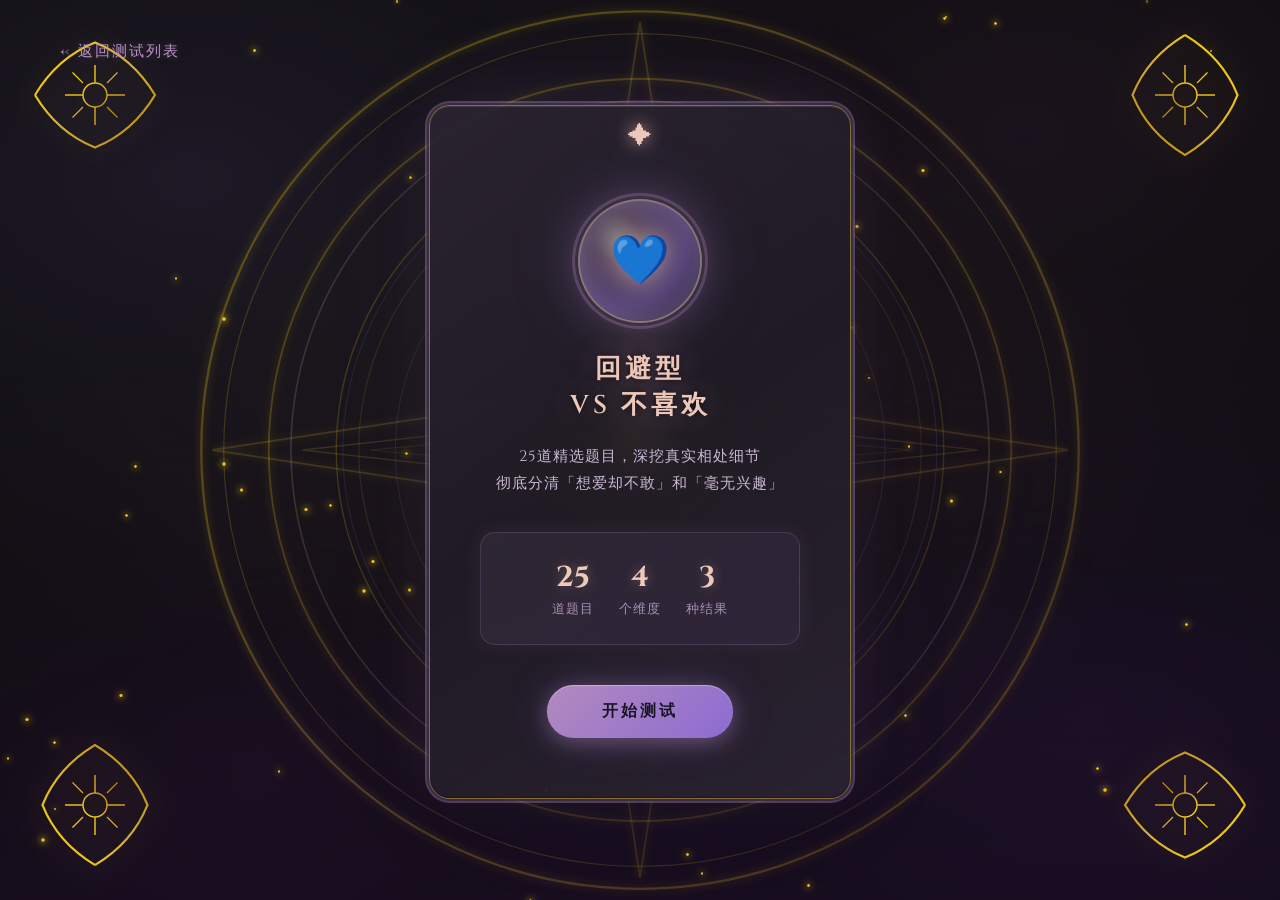
<file: tests/回避型测试/index.html>
<!DOCTYPE html>
<html lang="zh-CN">
<head>
    <meta charset="UTF-8">
    <meta name="viewport" content="width=device-width, initial-scale=1.0">
    <title>他是回避型依恋，还是根本不喜欢你？</title>
    <link rel="stylesheet" href="../../shared/css/style.css">
    <link rel="stylesheet" href="../../shared/css/test.css">
    <link href="https://fonts.googleapis.com/css2?family=Cinzel:wght@400;600&family=Playfair+Display:wght@400;600&display=swap" rel="stylesheet">
    <style>
        /* 测试特定样式 */
        .test-specific .cover-avatar::before {
            content: '💙';
        }
    </style>
</head>
<body>
    <!-- 四角装饰图腾 -->
    <div class="corner-decoration corner-tl"></div>
    <div class="corner-decoration corner-tr"></div>
    <div class="corner-decoration corner-bl"></div>
    <div class="corner-decoration corner-br"></div>
    
    <!-- 飘落星星背景 -->
    <div class="falling-stars" id="fallingStars"></div>
    
    <!-- 神秘指针 -->
    <div class="mystical-pointer"></div>
    
    <!-- 能量光环 -->
    <div class="energy-ring"></div>
    
    <!-- 星光粒子 -->
    <div class="star-particles" id="starParticles"></div>
    
    <div class="container">
        <!-- 返回按钮 -->
        <a href="../../index.html" class="back-link">← 返回测试列表</a>
        
        <!-- 封面页面 -->
        <div class="cover-page" id="coverPage">
            <div class="cover-content test-specific">
                <div class="cover-avatar"></div>
                <h1 class="cover-title">回避型<br>VS 不喜欢</h1>
                <p class="cover-subtitle">25道精选题目，深挖真实相处细节<br>彻底分清「想爱却不敢」和「毫无兴趣」</p>
                
                <div class="cover-stats">
                    <div class="cover-stat-item">
                        <span class="cover-stat-number">25</span>
                        <span class="cover-stat-label">道题目</span>
                    </div>
                    <div class="cover-stat-item">
                        <span class="cover-stat-number">4</span>
                        <span class="cover-stat-label">个维度</span>
                    </div>
                    <div class="cover-stat-item">
                        <span class="cover-stat-number">3</span>
                        <span class="cover-stat-label">种结果</span>
                    </div>
                </div>
                
                <button class="cover-btn" onclick="startTest()">开始测试</button>
            </div>
        </div>

        <!-- 测试页面 -->
        <div class="test-page" id="testPage" style="display: none;">
            <div class="test-header">
                <div class="progress-bar">
                    <div class="progress-fill" id="progressFill"></div>
                </div>
                <div class="progress-text">
                    <span id="currentQuestion">1</span> / <span id="totalQuestions">25</span>
                </div>
            </div>
            
            <div class="question-container" id="questionContainer"></div>
        </div>

        <!-- 结果页面 -->
        <div class="result-page" id="resultPage" style="display: none;">
            <div class="result-content">
                <div class="result-icon" id="resultIcon">💙</div>
                <h2 class="result-title" id="resultTitle">测试结果</h2>
                <div class="result-score" id="resultScore">0分</div>
                <div class="result-level" id="resultLevel"></div>
                <div class="result-desc" id="resultDesc"></div>
                
                <div class="result-details" id="resultDetails"></div>
                
                <div class="result-actions">
                    <button class="result-btn primary" onclick="restartTest()">重新测试</button>
                    <button class="result-btn secondary" onclick="shareResult()">分享结果</button>
                </div>
                
                <a href="../../index.html" class="back-home">返回首页</a>
            </div>
        </div>
    </div>

    <script src="../../shared/js/main.js"></script>
    <script>
        // 测试数据
        const testData = {
            questions: [
                { id: 1, section: "第一部分：日常主动与聊天回应", text: "除去你主动发起的聊天，他主动找你的频率和动机是？", options: [
                    { value: 3, text: "每周多次主动开启话题，分享无关紧要的日常、看到的趣事、突然的情绪，哪怕只是简单报备行踪，也会主动联系" },
                    { value: 2, text: "偶尔主动（一周1-2次），大多是有事找你帮忙、需要你回应，才会主动发消息，无目的分享极少" },
                    { value: 1, text: "几乎从不主动，哪怕你断联3-5天，他也不会主动询问、找你，完全不会想起联系你" }
                ]},
                { id: 2, section: "第一部分：日常主动与聊天回应", text: "你发送较长的消息、分享情绪/日常，他的回复内容是？", options: [
                    { value: 3, text: "会针对性回应你的每一个点，会追问细节、表达自己的看法，哪怕忙，事后也会逐条回复" },
                    { value: 2, text: "只回复消息里其中一个点，其余内容忽略，回复字数较少，不会主动延伸话题" },
                    { value: 1, text: "已读不回、隔数小时才回，或只回「嗯、哦、好、哈哈」等单字/无意义表情，完全不接你的话" }
                ]},
                { id: 3, section: "第一部分：日常主动与聊天回应", text: "你表达难过、委屈、焦虑等负面情绪时，他的反应是？", options: [
                    { value: 3, text: "会停下手中事安抚你，耐心听你倾诉，哪怕不善言辞，也会默默陪伴，不会表现出不耐烦" },
                    { value: 2, text: "简单说一句「别难过了」，之后不再回应，不知道如何安慰，选择沉默但不逃离" },
                    { value: 1, text: "直接说「你想多了」「别矫情」「这点事没必要」，甚至直接终止聊天、失联，刻意躲开你的情绪" }
                ]},
                { id: 4, section: "第一部分：日常主动与聊天回应", text: "聊天中涉及暧昧、好感、思念等情感表达时，他的态度是？", options: [
                    { value: 3, text: "会害羞、内敛，但不会回避，会用行动或简短话语回应你的心意，不抗拒亲密氛围" },
                    { value: 2, text: "会转移话题、沉默，不正面回应，但也不会因此疏远你、冷淡你" },
                    { value: 1, text: "立刻变得冷漠，刻意拉开距离，甚至几天不联系你，明确表现出抗拒和反感" }
                ]},
                { id: 5, section: "第一部分：日常主动与聊天回应", text: "他是否会无故失联、消失，且不做任何解释？", options: [
                    { value: 3, text: "偶尔因需要独处空间短暂不回消息，但恢复后第一时间解释原因，不会无故失联超1天" },
                    { value: 2, text: "偶尔失联1-2天，回来后不解释、不道歉，你问起才简单敷衍几句" },
                    { value: 1, text: "频繁无故失联3天以上，回来后毫无愧疚，觉得自己没错，甚至指责你管太多" }
                ]},
                { id: 6, section: "第一部分：日常主动与聊天回应", text: "你主动结束聊天、说晚安时，他的反应是？", options: [
                    { value: 3, text: "会不舍，会叮嘱你好好休息，主动说下次再聊，态度温和" },
                    { value: 2, text: "平淡回应晚安，无多余情绪，正常结束对话" },
                    { value: 1, text: "立刻结束聊天，毫无留恋，甚至巴不得你早点停止聊天" }
                ]},
                { id: 7, section: "第二部分：见面约会与现实相处", text: "你主动提出见面、约会，他的处理方式是？", options: [
                    { value: 3, text: "积极配合你的时间，主动敲定约会细节，哪怕临时有事，也会主动提出改期方案，绝不敷衍" },
                    { value: 2, text: "不主动拒绝，但也不积极，全程让你安排一切，态度被动，不会提出自己的想法" },
                    { value: 1, text: "反复找借口拒绝（加班、忙、有事），或答应后临时爽约，且不补约、不道歉" }
                ]},
                { id: 8, section: "第二部分：见面约会与现实相处", text: "见面相处过程中，他的状态是？", options: [
                    { value: 3, text: "愿意看着你、主动找话题、配合你的节奏，不排斥近距离接触，眼神里有在意，不会全程冷漠" },
                    { value: 2, text: "话不多、比较安静，你找话题他会回应，不会刻意疏远，但也不会主动拉近关系" },
                    { value: 1, text: "全程低头玩手机、频繁看时间、敷衍回应，表现出不耐烦、无聊，总想提前结束约会" }
                ]},
                { id: 9, section: "第二部分：见面约会与现实相处", text: "约会时，他是否愿意为你付出时间、精力、小成本物质？", options: [
                    { value: 3, text: "愿意花时间陪你做喜欢的事，会主动记住你的小喜好，偶尔准备小惊喜，不吝啬付出" },
                    { value: 2, text: "被动配合你的安排，不会主动付出，但也不会拒绝你的好意，平淡相处" },
                    { value: 1, text: "全程敷衍，不愿花时间，约会全程敷衍了事，甚至觉得陪你是浪费时间" }
                ]},
                { id: 10, section: "第二部分：见面约会与现实相处", text: "约会结束分别时，他的表现是？", options: [
                    { value: 3, text: "会不舍，会叮嘱你注意安全，主动提出送你回家/到车站，分别后还会发消息确认你安全" },
                    { value: 2, text: "正常分别，简单道别，无多余情绪，分别后不会主动联系" },
                    { value: 1, text: "迫不及待结束约会，分别时毫无留恋，甚至提前离开，分别后失联" }
                ]},
                { id: 11, section: "第二部分：见面约会与现实相处", text: "你试图制造肢体接触（牵手、靠近、拍肩等），他的反应是？", options: [
                    { value: 3, text: "会害羞、紧张，但不会躲开，甚至会主动靠近你，不排斥肢体接触" },
                    { value: 2, text: "无明显反应，既不会躲开，也不会主动回应，态度平淡" },
                    { value: 1, text: "立刻躲开、表现出不适，甚至直接说「别这样」，明确抗拒肢体接触" }
                ]},
                { id: 12, section: "第二部分：见面约会与现实相处", text: "约会后，他是否会主动延续话题、复盘约会、表达开心？", options: [
                    { value: 3, text: "会主动发消息说「今天很开心」「下次再约」，会记住约会细节，主动延续话题" },
                    { value: 2, text: "不会主动提约会，你提起他会简单回应，态度平淡" },
                    { value: 1, text: "约会后失联，你提起他会敷衍，甚至表现出不耐烦" }
                ]},
                { id: 13, section: "第三部分：情绪共鸣与关系推进", text: "你提到未来、关系定位、感情期待等话题，他的反应是？", options: [
                    { value: 3, text: "会认真思考，哪怕不善言辞，也会用行动或简短话语回应，不会逃避" },
                    { value: 2, text: "会沉默、转移话题，不正面回应，但也不会因此疏远你" },
                    { value: 1, text: "立刻变得冷漠，刻意拉开距离，甚至直接说「你想多了」「我没想那么远」" }
                ]},
                { id: 14, section: "第三部分：情绪共鸣与关系推进", text: "你表达对他的好感、欣赏、需要，他的反应是？", options: [
                    { value: 3, text: "会害羞、开心，哪怕不善言辞，也会用行动回应，不会抗拒你的心意" },
                    { value: 2, text: "会沉默、不回应，但也不会因此疏远你，态度平淡" },
                    { value: 1, text: "立刻变得冷漠，刻意拉开距离，甚至直接说「别这样」「我们不合适」" }
                ]},
                { id: 15, section: "第三部分：情绪共鸣与关系推进", text: "你试图推进关系（确定关系、见家长、同居等），他的反应是？", options: [
                    { value: 3, text: "会认真考虑，哪怕暂时做不到，也会给出明确时间表，不会逃避" },
                    { value: 2, text: "会沉默、转移话题，不正面回应，但也不会因此疏远你" },
                    { value: 1, text: "立刻变得冷漠，刻意拉开距离，甚至直接说「你想多了」「我没想那么远」" }
                ]},
                { id: 16, section: "第三部分：情绪共鸣与关系推进", text: "你表达不安、怀疑、需要安全感，他的反应是？", options: [
                    { value: 3, text: "会耐心安抚你，用行动证明，不会觉得你无理取闹，愿意给你安全感" },
                    { value: 2, text: "会沉默、不知如何回应，但不会因此疏远你" },
                    { value: 1, text: "立刻变得不耐烦，说你「想太多」「太粘人」，甚至直接失联" }
                ]},
                { id: 17, section: "第四部分：冲突处理与关系修复", text: "你们发生争吵、矛盾时，他的处理方式是？", options: [
                    { value: 3, text: "会冷静后主动找你沟通，哪怕不善言辞，也会尝试解决问题，不会逃避" },
                    { value: 2, text: "会沉默、冷战，但不会因此分手，需要你先主动破冰" },
                    { value: 1, text: "立刻提分手、拉黑、消失，完全不愿意沟通，直接放弃关系" }
                ]},
                { id: 18, section: "第四部分：冲突处理与关系修复", text: "你主动道歉、示好、给台阶，他的反应是？", options: [
                    { value: 3, text: "会接受，会反思自己的问题，关系恢复正常，甚至比以前更好" },
                    { value: 2, text: "会接受，但态度平淡，不会主动示好，关系恢复但无进展" },
                    { value: 1, text: "不接受、不回应，甚至借机提分手，完全不给机会" }
                ]},
                { id: 19, section: "第四部分：冲突处理与关系修复", text: "冷战、断联期间，他是否会偷偷关注你？", options: [
                    { value: 3, text: "会偷偷看你朋友圈、微博，向共同朋友打听你，但不会主动联系" },
                    { value: 2, text: "不会主动关注你，但你找他他会回应" },
                    { value: 1, text: "完全不会关注你，仿佛你从未存在，彻底把你从生活中删除" }
                ]},
                { id: 20, section: "第四部分：冲突处理与关系修复", text: "你彻底断联、消失，他的反应是？", options: [
                    { value: 3, text: "会焦虑、会忍不住找你，哪怕只是简单问候，也会试探你的态度" },
                    { value: 2, text: "不会主动找你，但你找他他会回应" },
                    { value: 1, text: "完全不会找你，甚至很快开始新生活、新恋情" }
                ]},
                { id: 21, section: "第四部分：冲突处理与关系修复", text: "你明确表达「我需要你」「我不想失去你」，他的反应是？", options: [
                    { value: 3, text: "会被触动，会心软，会用行动回应你，不会完全无动于衷" },
                    { value: 2, text: "会沉默、不知如何回应，但不会因此彻底消失" },
                    { value: 1, text: "完全无动于衷，甚至觉得你「道德绑架」「太沉重」" }
                ]},
                { id: 22, section: "综合判断", text: "整体上，他在关系中的态度是？", options: [
                    { value: 3, text: "有在意、有付出，只是表达方式内敛、被动，不会完全冷漠" },
                    { value: 2, text: "态度平淡、不冷不热，既不会主动推进，也不会彻底放弃" },
                    { value: 1, text: "完全不在意、不付出，随时可能消失，对你毫无留恋" }
                ]},
                { id: 23, section: "综合判断", text: "你感受到的爱意和在乎是？", options: [
                    { value: 3, text: "虽然不多，但能感受到他在意，只是表达方式不同" },
                    { value: 2, text: "偶尔能感受到，但大多数时候很模糊、不确定" },
                    { value: 1, text: "完全感受不到，只有冷漠、敷衍、不耐烦" }
                ]},
                { id: 24, section: "综合判断", text: "这段关系让你感到？", options: [
                    { value: 3, text: "虽然累，但偶尔有甜蜜，觉得他只是「不会爱」，不是「不爱」" },
                    { value: 2, text: "平淡、不确定，不知道他到底怎么想的" },
                    { value: 1, text: "完全被忽视、被消耗，只有痛苦，没有任何快乐" }
                ]},
                { id: 25, section: "综合判断", text: "如果你现在彻底离开他，他的反应最可能是？", options: [
                    { value: 3, text: "会难过、会后悔，只是不会表达，但内心会在意" },
                    { value: 2, text: "会平淡接受，不会有太大反应" },
                    { value: 1, text: "完全不会在意，甚至觉得解脱" }
                ]}
            ]
        };

        let currentQuestionIndex = 0;
        let answers = [];

        function startTest() {
            document.getElementById('coverPage').style.display = 'none';
            document.getElementById('testPage').style.display = 'block';
            document.getElementById('totalQuestions').textContent = testData.questions.length;
            showQuestion();
        }

        function showQuestion() {
            const question = testData.questions[currentQuestionIndex];
            const progress = ((currentQuestionIndex + 1) / testData.questions.length) * 100;
            
            document.getElementById('progressFill').style.width = progress + '%';
            document.getElementById('currentQuestion').textContent = currentQuestionIndex + 1;
            
            let html = '';
            if (question.section) {
                html += `<div class="section-title">${question.section}</div>`;
            }
            
            html += `<div class="question-title">${question.text}</div>`;
            html += '<div class="options-list">';
            
            question.options.forEach((option, index) => {
                html += `<button class="option-item" onclick="selectOption(${option.value})">${option.text}</button>`;
            });
            
            html += '</div>';
            document.getElementById('questionContainer').innerHTML = html;
        }

        function selectOption(value) {
            answers.push(value);
            currentQuestionIndex++;
            
            if (currentQuestionIndex < testData.questions.length) {
                showQuestion();
            } else {
                showResult();
            }
        }

        function showResult() {
            document.getElementById('testPage').style.display = 'none';
            document.getElementById('resultPage').style.display = 'block';
            
            const totalScore = answers.reduce((a, b) => a + b, 0);
            const maxScore = testData.questions.length * 3;
            const percentage = Math.round((totalScore / maxScore) * 100);
            
            let result = {};
            if (percentage >= 70) {
                result = {
                    icon: '💙',
                    title: '他是回避型依恋',
                    level: '他在意你，只是「不会爱」',
                    desc: '他的冷漠、疏离、逃避，源于内心的恐惧和不安全感，而非对你的不在意。',
                    details: [
                        '他会主动（虽然不多），会回应（虽然简短），会在意（虽然隐藏）',
                        '他害怕被抛弃，所以先推开你；害怕被看穿，所以保持距离',
                        '他需要被理解、被接纳，需要一个安全的港湾',
                        '如果你愿意给他时间和空间，他会慢慢学会爱你'
                    ]
                };
            } else if (percentage >= 40) {
                result = {
                    icon: '💜',
                    title: '处于模糊地带',
                    level: '态度暧昧，难以判断',
                    desc: '他的态度时冷时热，既有回避的特征，也有不够喜欢的表现。',
                    details: [
                        '他可能对你有好感，但不足以让他主动推进关系',
                        '他可能更爱自己，把你看作「备选」而非「唯一」',
                        '建议直接沟通，明确关系定位，不要再猜',
                        '如果长时间没有进展，建议及时止损'
                    ]
                };
            } else {
                result = {
                    icon: '🖤',
                    title: '他根本不喜欢你',
                    level: '冷漠不是回避，是不在意',
                    desc: '他的疏离、敷衍、不主动，不是「不会爱」，而是「不想爱」。',
                    details: [
                        '他不会主动、不会回应、不会在意你的感受',
                        '他对你没有占有欲、没有好奇心、没有未来规划',
                        '他的冷漠是真实的，不是伪装',
                        '建议及时止损，不要浪费时间和感情'
                    ]
                };
            }
            
            document.getElementById('resultIcon').textContent = result.icon;
            document.getElementById('resultTitle').textContent = result.title;
            document.getElementById('resultScore').textContent = totalScore + '分';
            document.getElementById('resultLevel').textContent = result.level;
            document.getElementById('resultDesc').textContent = result.desc;
            
            let detailsHtml = '<h3>详细分析</h3><ul>';
            result.details.forEach(detail => {
                detailsHtml += `<li>${detail}</li>`;
            });
            detailsHtml += '</ul>';
            document.getElementById('resultDetails').innerHTML = detailsHtml;
        }

        function restartTest() {
            currentQuestionIndex = 0;
            answers = [];
            document.getElementById('resultPage').style.display = 'none';
            document.getElementById('coverPage').style.display = 'flex';
        }

        function shareResult() {
            if (navigator.share) {
                navigator.share({
                    title: document.title,
                    text: '来看看我的测试结果吧！',
                    url: window.location.href
                }).catch(err => console.log('分享失败', err));
            } else {
                navigator.clipboard.writeText(window.location.href).then(() => {
                    alert('链接已复制到剪贴板！');
                });
            }
        }
    </script>
</body>
</html>
</file>
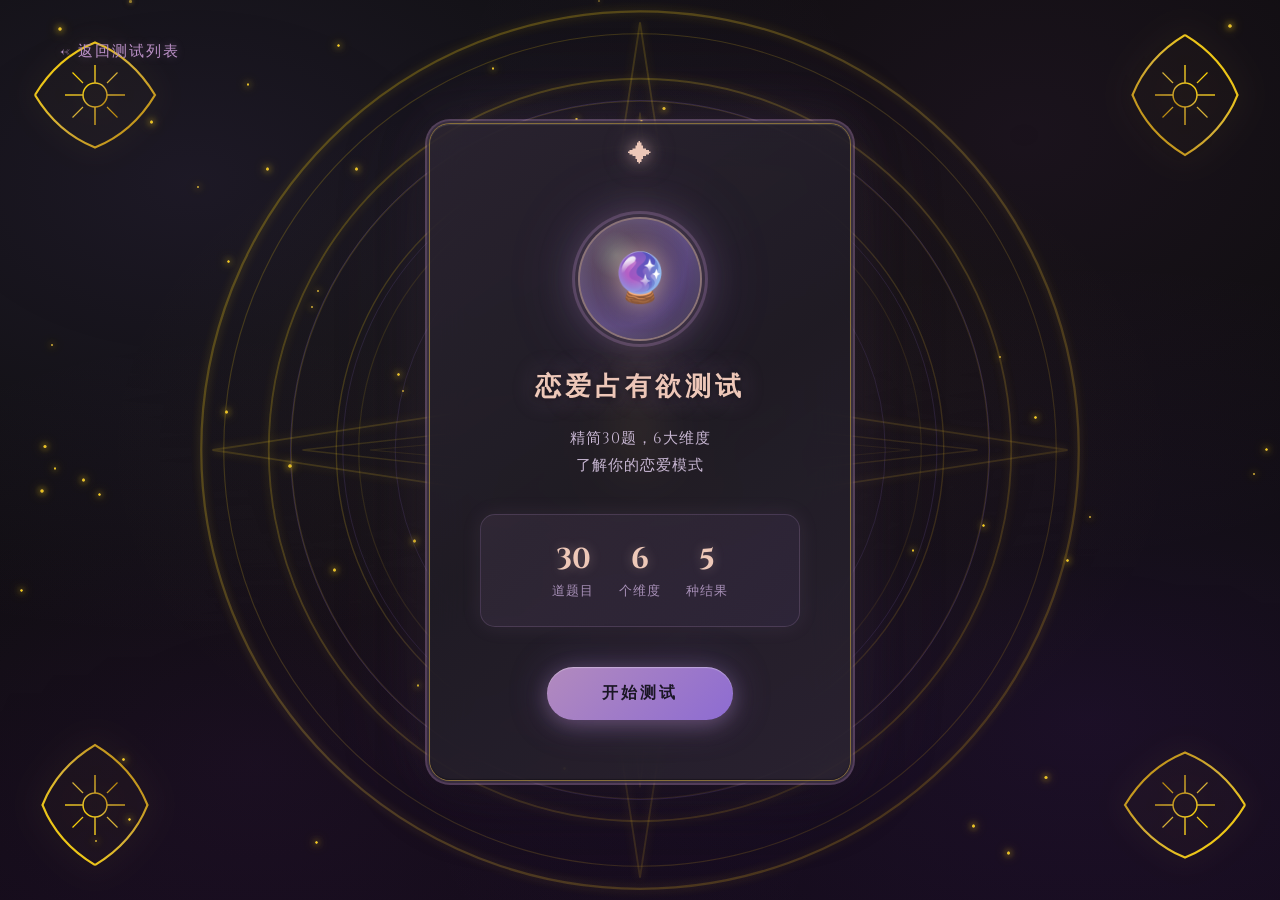
<file: tests/恋爱占有欲/index.html>
<!DOCTYPE html>
<html lang="zh-CN">
<head>
    <meta charset="UTF-8">
    <meta name="viewport" content="width=device-width, initial-scale=1.0">
    <title>恋爱占有欲测试 - 黑猫测测</title>
    <link rel="stylesheet" href="../../shared/css/style.css">
    <link rel="stylesheet" href="../../shared/css/test.css">
    <link href="https://fonts.googleapis.com/css2?family=Cinzel:wght@400;600&family=Playfair+Display:wght@400;600&display=swap" rel="stylesheet">
</head>
<body>
    <!-- 四角装饰图腾 -->
    <div class="corner-decoration corner-tl"></div>
    <div class="corner-decoration corner-tr"></div>
    <div class="corner-decoration corner-bl"></div>
    <div class="corner-decoration corner-br"></div>
    
    <!-- 飘落星星背景 -->
    <div class="falling-stars" id="fallingStars"></div>
    
    <!-- 神秘指针 -->
    <div class="mystical-pointer"></div>
    
    <!-- 能量光环 -->
    <div class="energy-ring"></div>
    
    <!-- 星光粒子 -->
    <div class="star-particles" id="starParticles"></div>
    
    <div class="container">
        <!-- 返回按钮 -->
        <a href="../../index.html" class="back-link">← 返回测试列表</a>
        
        <!-- 封面页面 -->
        <div class="cover-page" id="coverPage">
            <div class="cover-content">
                <div class="cover-avatar"></div>
                <h1 class="cover-title">恋爱占有欲测试</h1>
                <p class="cover-subtitle">精简30题，6大维度<br>了解你的恋爱模式</p>
                
                <div class="cover-stats">
                    <div class="cover-stat-item">
                        <span class="cover-stat-number">30</span>
                        <span class="cover-stat-label">道题目</span>
                    </div>
                    <div class="cover-stat-item">
                        <span class="cover-stat-number">6</span>
                        <span class="cover-stat-label">个维度</span>
                    </div>
                    <div class="cover-stat-item">
                        <span class="cover-stat-number">5</span>
                        <span class="cover-stat-label">种结果</span>
                    </div>
                </div>
                
                <button class="cover-btn" onclick="startTest()">开始测试</button>
            </div>
        </div>

        <!-- 测试页面 -->
        <div class="test-page" id="testPage" style="display: none;">
            <div class="test-header">
                <div class="progress-bar">
                    <div class="progress-fill" id="progressFill"></div>
                </div>
                <div class="progress-text">
                    <span id="currentQuestion">1</span> / <span id="totalQuestions">30</span>
                </div>
            </div>
            
            <div class="question-container" id="questionContainer">
                <!-- 题目将通过JS动态插入 -->
            </div>
        </div>

        <!-- 结果页面 -->
        <div class="result-page" id="resultPage" style="display: none;">
            <div class="result-content">
                <div class="result-icon" id="resultIcon">✦</div>
                <h2 class="result-title" id="resultTitle">测试结果</h2>
                <div class="result-score" id="resultScore">0分</div>
                <p class="result-desc" id="resultDesc">结果描述</p>
                
                <div class="result-radar" id="resultRadar">
                    <!-- 雷达图 -->
                </div>
                
                <div class="result-details" id="resultDetails">
                    <!-- 详细分析 -->
                </div>
                
                <div class="result-actions">
                    <button class="result-btn primary" onclick="restartTest()">重新测试</button>
                    <button class="result-btn secondary" onclick="shareResult()">分享结果</button>
                </div>
                
                <a href="../../index.html" class="back-home">返回首页</a>
            </div>
        </div>
    </div>

    <script src="../../shared/js/main.js"></script>
    <script src="../../shared/js/confetti.js"></script>
    <script src="../../shared/js/radar-chart.js"></script>
    <script src="../../shared/js/love-possessiveness.js"></script>
</body>
</html>
</file>
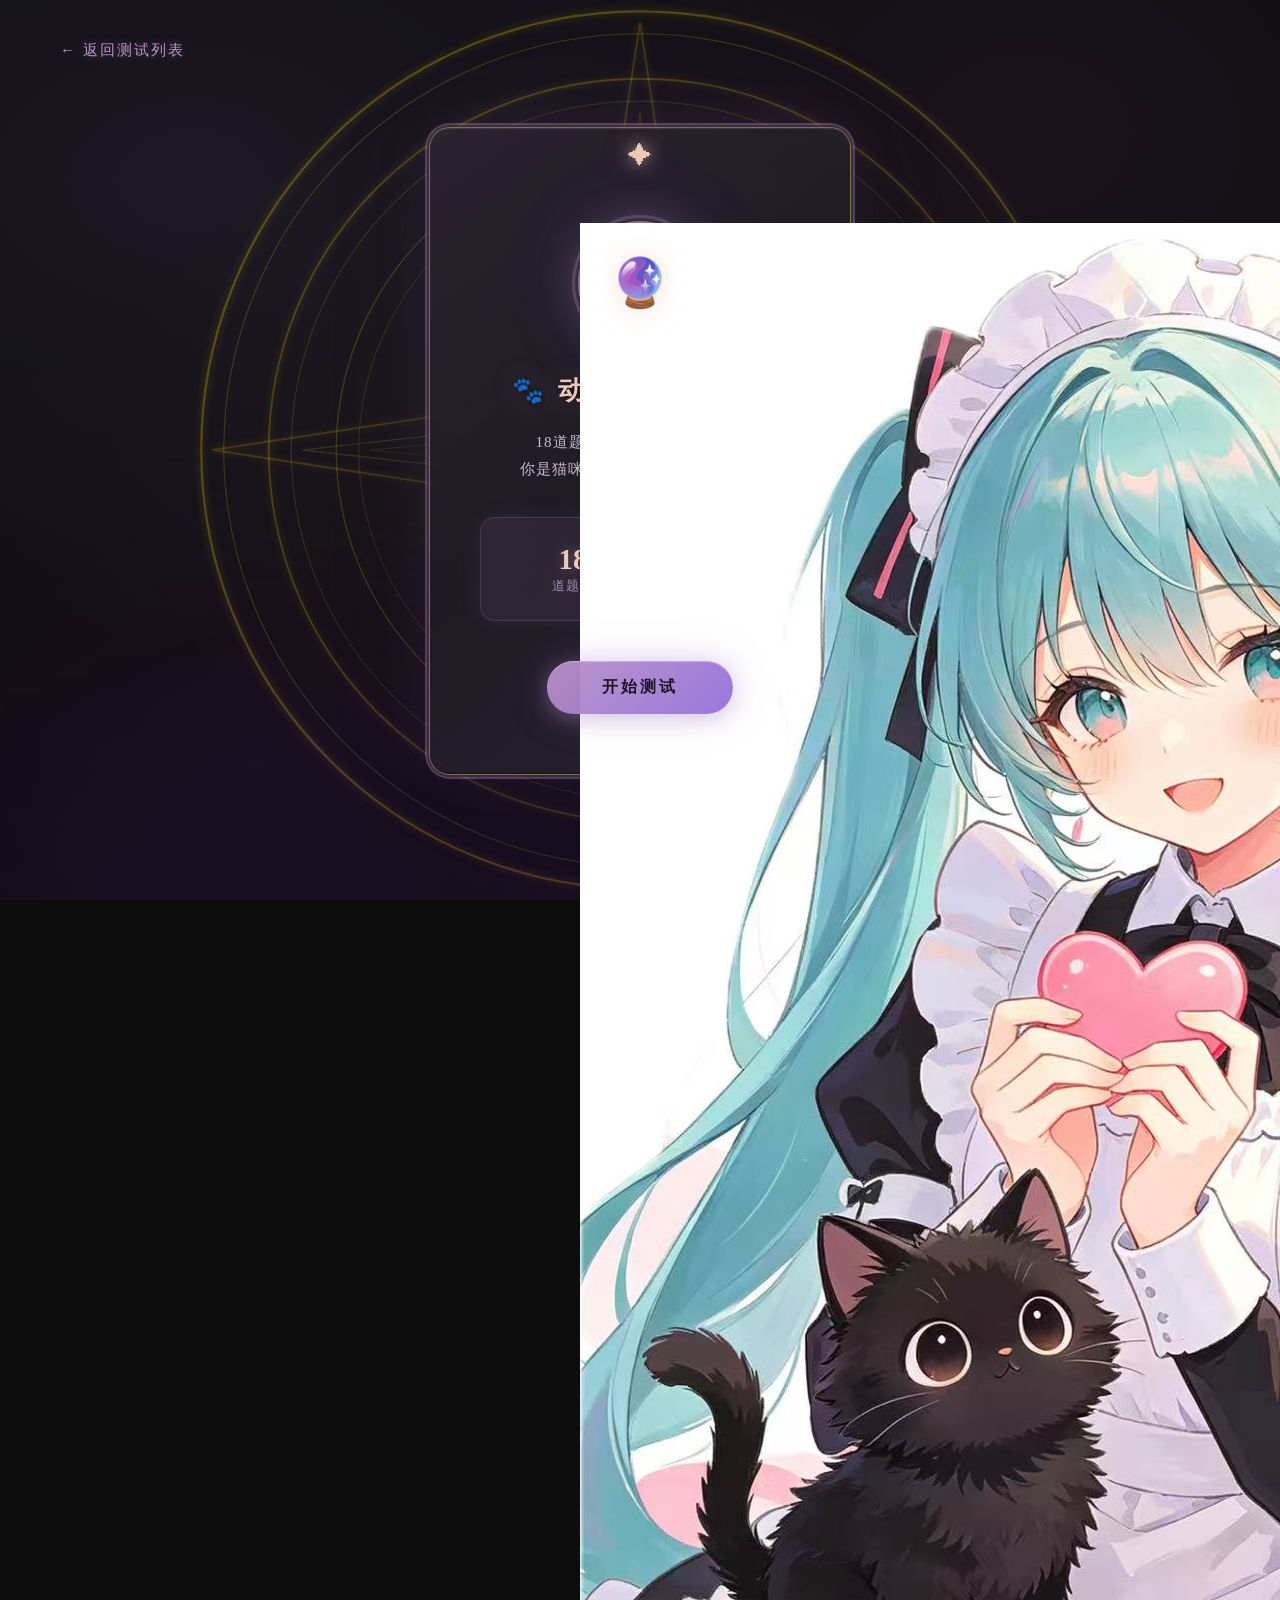
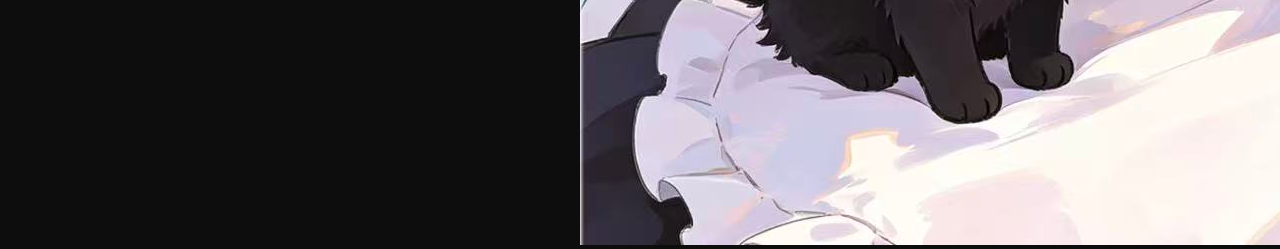
<file: 恋爱占有欲/tests/animal-personality.html>
<!DOCTYPE html>
<html lang="zh-CN">
<head>
    <meta charset="UTF-8">
    <meta name="viewport" content="width=device-width, initial-scale=1.0">
    <title>动物塑人格测试 - 黑猫测测</title>
    <link rel="stylesheet" href="../css/style.css">
    <link rel="stylesheet" href="../css/test.css">
</head>
<body>
    <div class="falling-hearts" id="fallingHearts"></div>
    
    <div class="container">
        <!-- 返回按钮 -->
        <a href="../index.html" class="back-link">← 返回测试列表</a>
        
        <!-- 封面页面 -->
        <div class="cover-page" id="coverPage">
            <div class="cover-content">
                <div class="cover-avatar">
                    <img src="../images/cat.png" alt="动物塑人格测试">
                </div>
                <h1 class="cover-title">🐾 动物塑人格测试</h1>
                <p class="cover-subtitle">18道题，测出你的动物塑人格<br>你是猫咪、狗狗、兔子还是狐狸？</p>
                
                <div class="cover-stats">
                    <div class="cover-stat-item">
                        <span class="cover-stat-number">18</span>
                        <span class="cover-stat-label">道题目</span>
                    </div>
                    <div class="cover-stat-item">
                        <span class="cover-stat-number">4</span>
                        <span class="cover-stat-label">种动物</span>
                    </div>
                    <div class="cover-stat-item">
                        <span class="cover-stat-number">4</span>
                        <span class="cover-stat-label">个选项</span>
                    </div>
                </div>
                
                <button class="cover-btn" onclick="startTest()">开始测试</button>
            </div>
        </div>

        <!-- 测试页面 -->
        <div class="test-page" id="testPage" style="display: none;">
            <div class="test-header">
                <div class="progress-bar">
                    <div class="progress-fill" id="progressFill"></div>
                </div>
                <div class="progress-text">
                    <span id="currentQuestion">1</span> / <span id="totalQuestions">18</span>
                </div>
            </div>
            
            <div class="question-container" id="questionContainer">
                <!-- 题目将通过JS动态插入 -->
            </div>
        </div>

        <!-- 结果页面 -->
        <div class="result-page" id="resultPage" style="display: none;">
            <div class="result-content">
                <div class="result-icon" id="resultIcon">🎀</div>
                <h2 class="result-title" id="resultTitle">测试结果</h2>
                <div class="result-score" id="resultScore">0分</div>
                <p class="result-desc" id="resultDesc">结果描述</p>
                
                <div class="result-details" id="resultDetails">
                    <!-- 详细分析 -->
                </div>
                
                <div class="result-actions">
                    <button class="result-btn primary" onclick="restartTest()">重新测试</button>
                    <button class="result-btn secondary" onclick="shareResult()">分享结果</button>
                </div>
                
                <a href="../index.html" class="back-home">返回首页</a>
            </div>
        </div>
    </div>

    <script src="../js/main.js"></script>
    <script src="../js/confetti.js"></script>
    <script src="../js/animal-personality.js"></script>
</body>
</html>
</file>
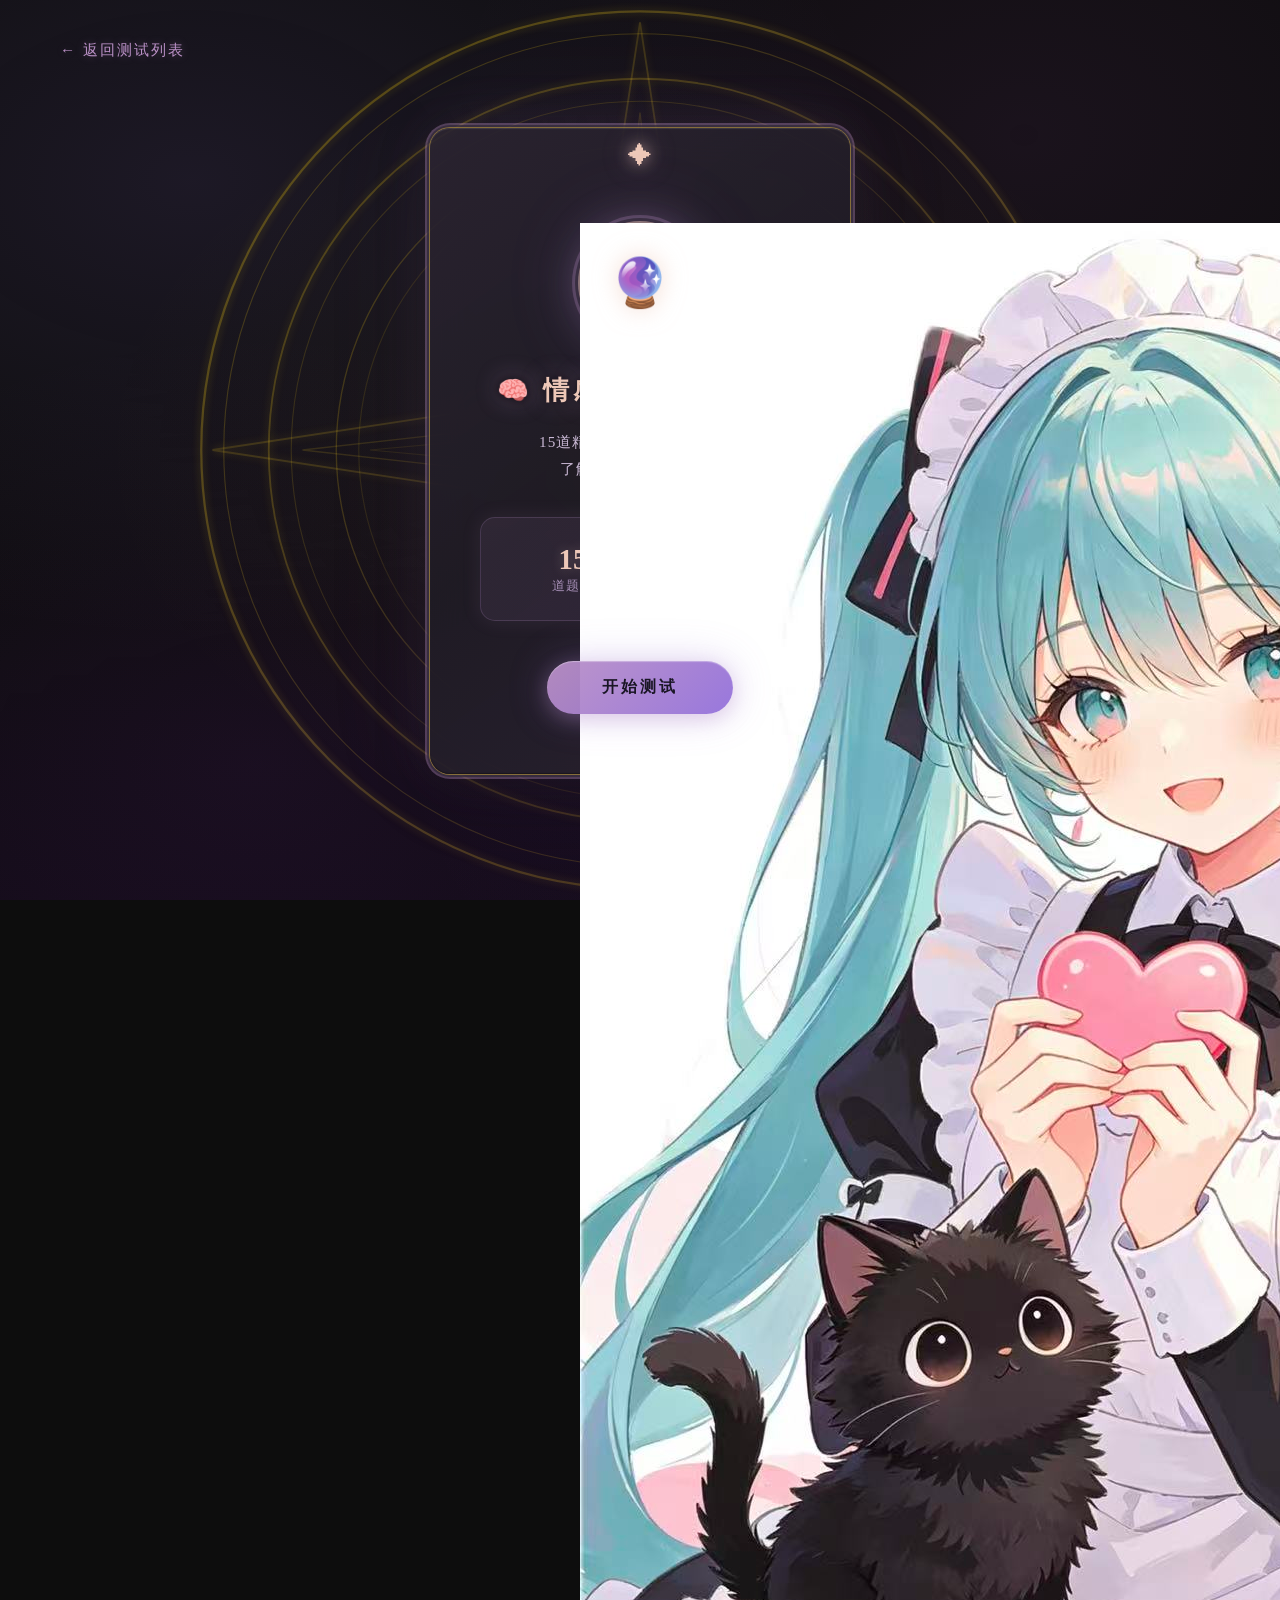
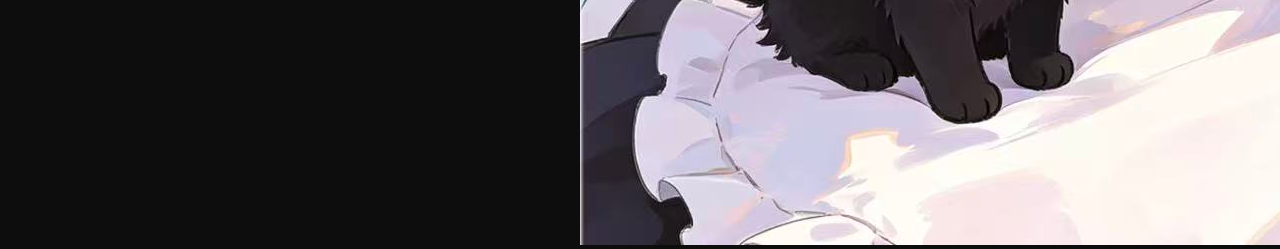
<file: 恋爱占有欲/tests/attachment-style.html>
<!DOCTYPE html>
<html lang="zh-CN">
<head>
    <meta charset="UTF-8">
    <meta name="viewport" content="width=device-width, initial-scale=1.0">
    <title>情感依恋模式测试 - 黑猫测测</title>
    <link rel="stylesheet" href="../css/style.css">
    <link rel="stylesheet" href="../css/test.css">
</head>
<body>
    <div class="falling-hearts" id="fallingHearts"></div>
    
    <div class="container">
        <!-- 返回按钮 -->
        <a href="../index.html" class="back-link">← 返回测试列表</a>
        
        <!-- 封面页面 -->
        <div class="cover-page" id="coverPage">
            <div class="cover-content">
                <div class="cover-avatar">
                    <img src="../images/cat.png" alt="情感依恋测试">
                </div>
                <h1 class="cover-title">🧠 情感依恋模式测试</h1>
                <p class="cover-subtitle">15道精选题目，4种依恋类型<br>了解你的亲密关系模式</p>
                
                <div class="cover-stats">
                    <div class="cover-stat-item">
                        <span class="cover-stat-number">15</span>
                        <span class="cover-stat-label">道题目</span>
                    </div>
                    <div class="cover-stat-item">
                        <span class="cover-stat-number">4</span>
                        <span class="cover-stat-label">种类型</span>
                    </div>
                    <div class="cover-stat-item">
                        <span class="cover-stat-number">5</span>
                        <span class="cover-stat-label">个选项</span>
                    </div>
                </div>
                
                <button class="cover-btn" onclick="startTest()">开始测试</button>
            </div>
        </div>

        <!-- 测试页面 -->
        <div class="test-page" id="testPage" style="display: none;">
            <div class="test-header">
                <div class="progress-bar">
                    <div class="progress-fill" id="progressFill"></div>
                </div>
                <div class="progress-text">
                    <span id="currentQuestion">1</span> / <span id="totalQuestions">15</span>
                </div>
            </div>
            
            <div class="question-container" id="questionContainer">
                <!-- 题目将通过JS动态插入 -->
            </div>
        </div>

        <!-- 结果页面 -->
        <div class="result-page" id="resultPage" style="display: none;">
            <div class="result-content">
                <div class="result-icon" id="resultIcon">🎀</div>
                <h2 class="result-title" id="resultTitle">测试结果</h2>
                <div class="result-score" id="resultScore">0分</div>
                <p class="result-desc" id="resultDesc">结果描述</p>
                
                <div class="result-details" id="resultDetails">
                    <!-- 详细分析 -->
                </div>
                
                <div class="result-actions">
                    <button class="result-btn primary" onclick="restartTest()">重新测试</button>
                    <button class="result-btn secondary" onclick="shareResult()">分享结果</button>
                </div>
                
                <a href="../index.html" class="back-home">返回首页</a>
            </div>
        </div>
    </div>

    <script src="../js/main.js"></script>
    <script src="../js/attachment-style.js"></script>
</body>
</html>
</file>
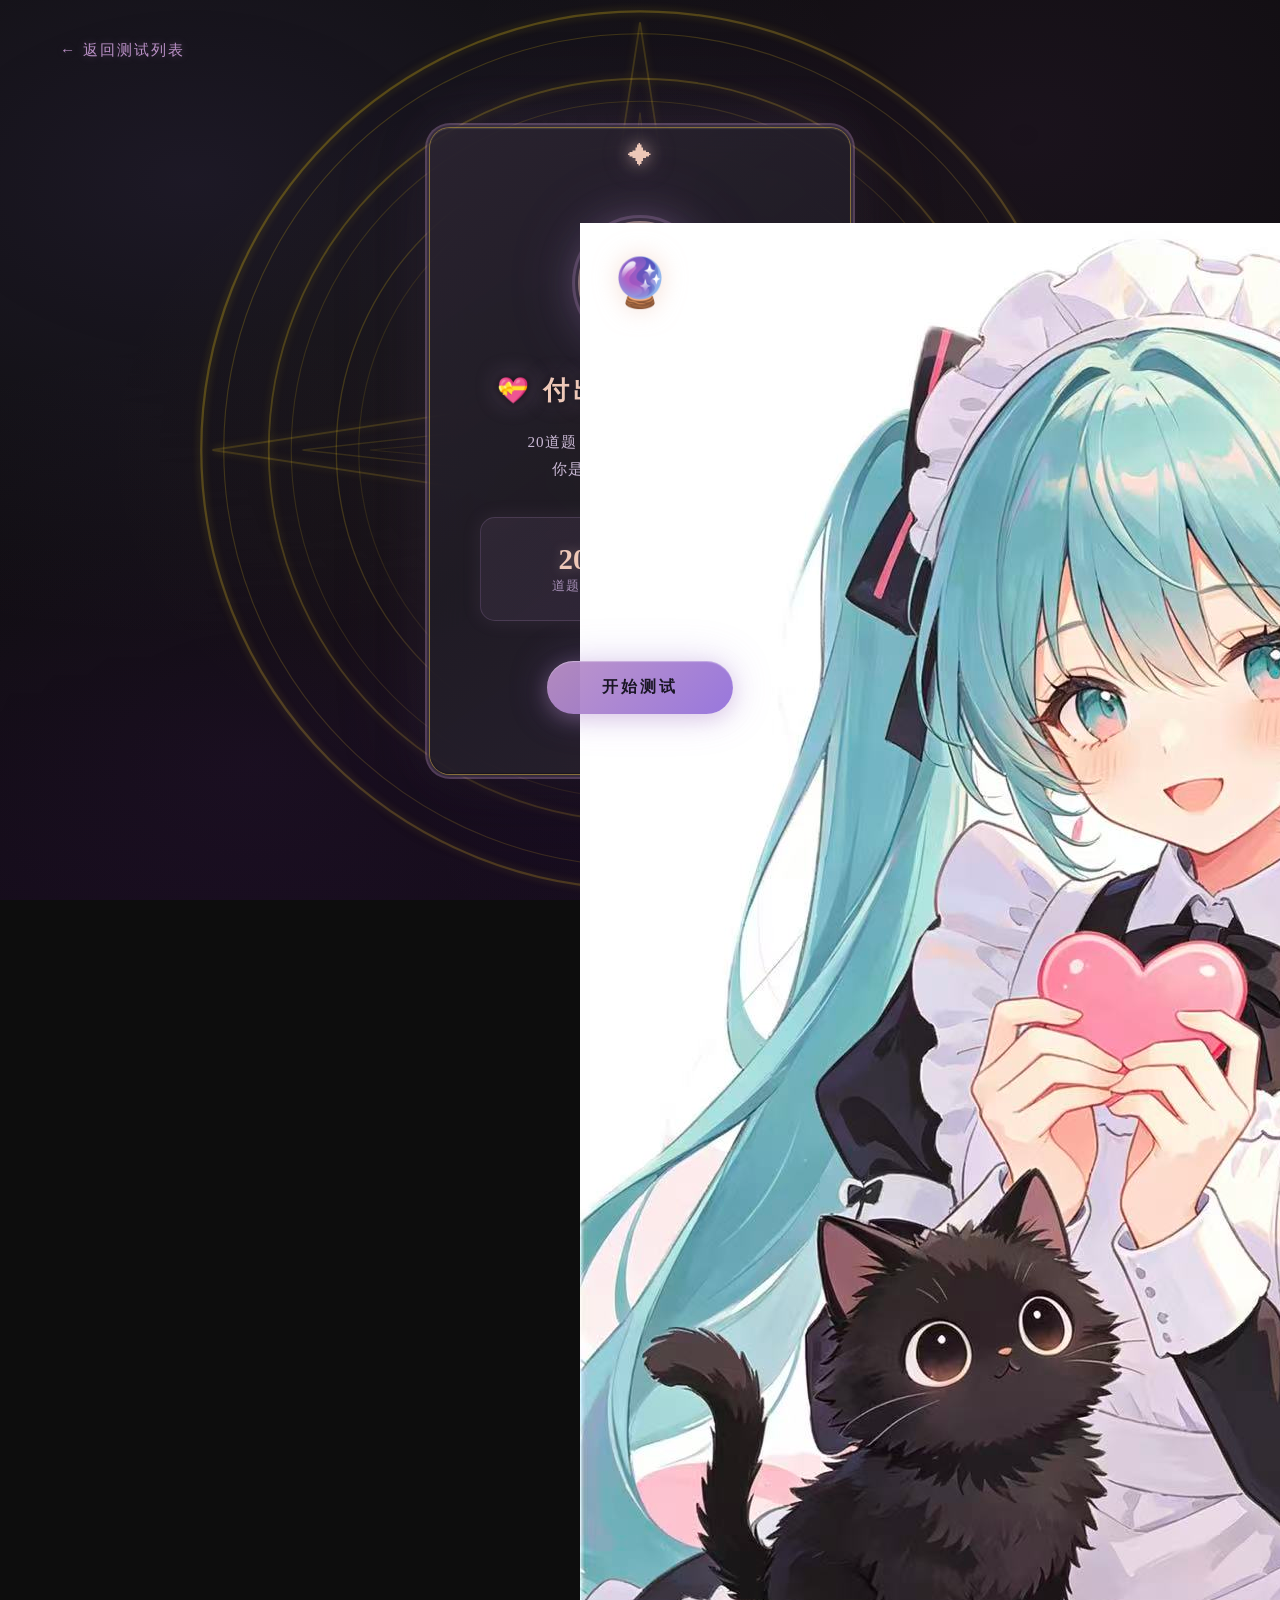
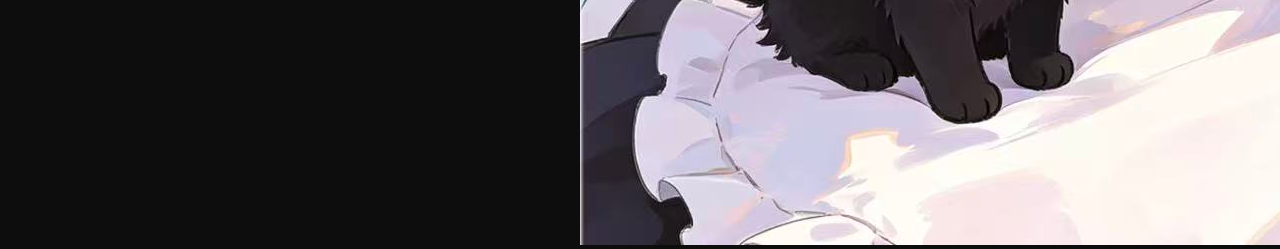
<file: 恋爱占有欲/tests/giving-receiving.html>
<!DOCTYPE html>
<html lang="zh-CN">
<head>
    <meta charset="UTF-8">
    <meta name="viewport" content="width=device-width, initial-scale=1.0">
    <title>付出型还是被爱型测试 - 黑猫测测</title>
    <link rel="stylesheet" href="../css/style.css">
    <link rel="stylesheet" href="../css/test.css">
</head>
<body>
    <div class="falling-hearts" id="fallingHearts"></div>
    
    <div class="container">
        <!-- 返回按钮 -->
        <a href="../index.html" class="back-link">← 返回测试列表</a>
        
        <!-- 封面页面 -->
        <div class="cover-page" id="coverPage">
            <div class="cover-content">
                <div class="cover-avatar">
                    <img src="../images/cat.png" alt="付出型被爱型测试">
                </div>
                <h1 class="cover-title">💝 付出型还是被爱型</h1>
                <p class="cover-subtitle">20道题，测出你爱人的真实模式<br>你是付出型还是被爱型？</p>
                
                <div class="cover-stats">
                    <div class="cover-stat-item">
                        <span class="cover-stat-number">20</span>
                        <span class="cover-stat-label">道题目</span>
                    </div>
                    <div class="cover-stat-item">
                        <span class="cover-stat-number">5</span>
                        <span class="cover-stat-label">种类型</span>
                    </div>
                    <div class="cover-stat-item">
                        <span class="cover-stat-number">4</span>
                        <span class="cover-stat-label">个选项</span>
                    </div>
                </div>
                
                <button class="cover-btn" onclick="startTest()">开始测试</button>
            </div>
        </div>

        <!-- 测试页面 -->
        <div class="test-page" id="testPage" style="display: none;">
            <div class="test-header">
                <div class="progress-bar">
                    <div class="progress-fill" id="progressFill"></div>
                </div>
                <div class="progress-text">
                    <span id="currentQuestion">1</span> / <span id="totalQuestions">20</span>
                </div>
            </div>
            
            <div class="question-container" id="questionContainer">
                <!-- 题目将通过JS动态插入 -->
            </div>
        </div>

        <!-- 结果页面 -->
        <div class="result-page" id="resultPage" style="display: none;">
            <div class="result-content">
                <div class="result-icon" id="resultIcon">🎀</div>
                <h2 class="result-title" id="resultTitle">测试结果</h2>
                <div class="result-score" id="resultScore">0分</div>
                <p class="result-desc" id="resultDesc">结果描述</p>
                
                <div class="result-details" id="resultDetails">
                    <!-- 详细分析 -->
                </div>
                
                <div class="result-actions">
                    <button class="result-btn primary" onclick="restartTest()">重新测试</button>
                    <button class="result-btn secondary" onclick="shareResult()">分享结果</button>
                </div>
                
                <a href="../index.html" class="back-home">返回首页</a>
            </div>
        </div>
    </div>

    <script src="../js/main.js"></script>
    <script src="../js/confetti.js"></script>
    <script src="../js/giving-receiving.js"></script>
</body>
</html>
</file>
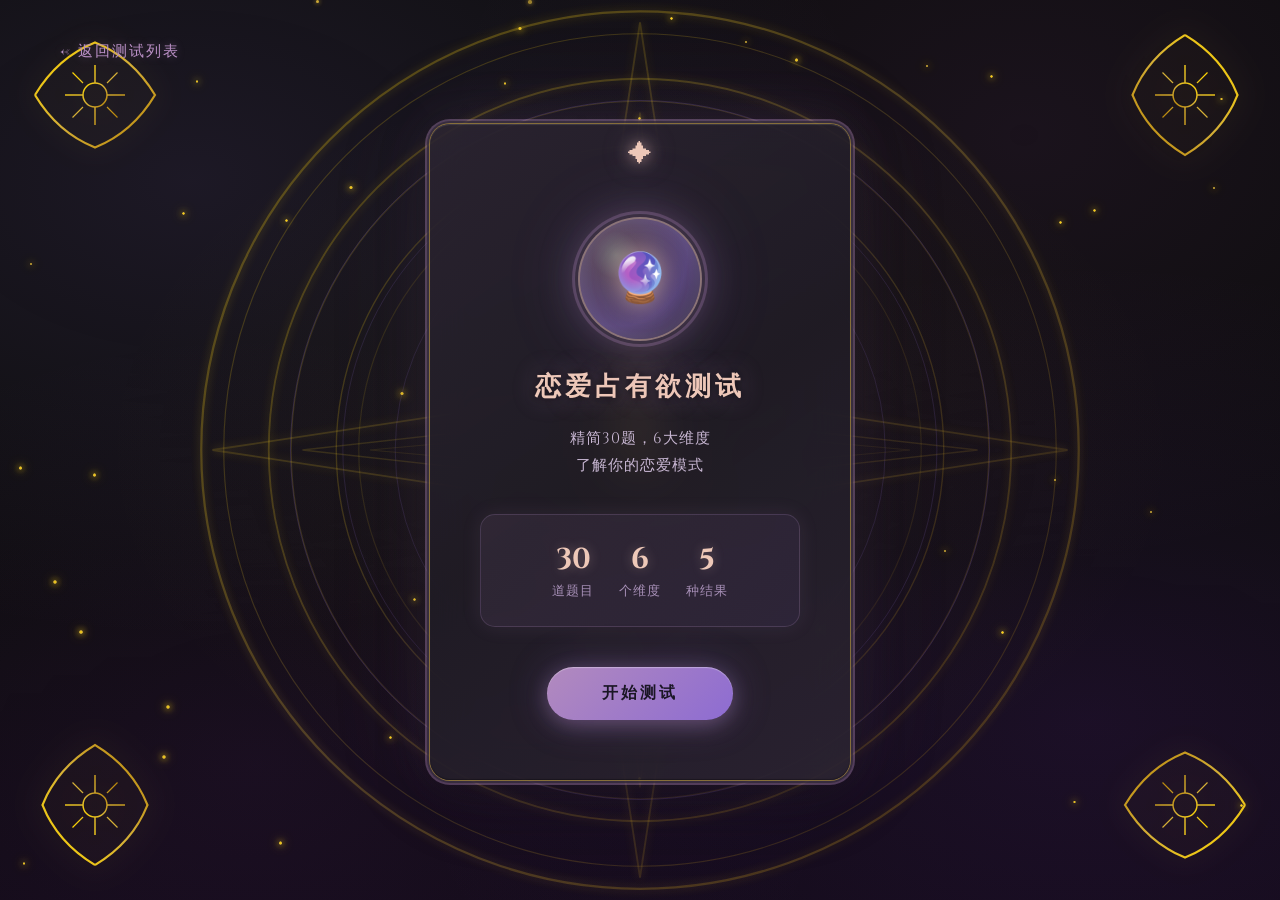
<file: 恋爱占有欲/tests/love-possessiveness.html>
<!DOCTYPE html>
<html lang="zh-CN">
<head>
    <meta charset="UTF-8">
    <meta name="viewport" content="width=device-width, initial-scale=1.0">
    <title>恋爱占有欲测试 - 黑猫测测</title>
    <link rel="stylesheet" href="../css/style.css">
    <link rel="stylesheet" href="../css/test.css">
    <link href="https://fonts.googleapis.com/css2?family=Cinzel:wght@400;600&family=Playfair+Display:wght@400;600&display=swap" rel="stylesheet">
</head>
<body>
    <!-- 四角装饰图腾 -->
    <div class="corner-decoration corner-tl"></div>
    <div class="corner-decoration corner-tr"></div>
    <div class="corner-decoration corner-bl"></div>
    <div class="corner-decoration corner-br"></div>
    
    <!-- 飘落星星背景 -->
    <div class="falling-stars" id="fallingStars"></div>
    
    <!-- 神秘指针 -->
    <div class="mystical-pointer"></div>
    
    <!-- 能量光环 -->
    <div class="energy-ring"></div>
    
    <!-- 星光粒子 -->
    <div class="star-particles" id="starParticles"></div>
    
    <div class="container">
        <!-- 返回按钮 -->
        <a href="../index.html" class="back-link">← 返回测试列表</a>
        
        <!-- 封面页面 -->
        <div class="cover-page" id="coverPage">
            <div class="cover-content">
                <div class="cover-avatar"></div>
                <h1 class="cover-title">恋爱占有欲测试</h1>
                <p class="cover-subtitle">精简30题，6大维度<br>了解你的恋爱模式</p>
                
                <div class="cover-stats">
                    <div class="cover-stat-item">
                        <span class="cover-stat-number">30</span>
                        <span class="cover-stat-label">道题目</span>
                    </div>
                    <div class="cover-stat-item">
                        <span class="cover-stat-number">6</span>
                        <span class="cover-stat-label">个维度</span>
                    </div>
                    <div class="cover-stat-item">
                        <span class="cover-stat-number">5</span>
                        <span class="cover-stat-label">种结果</span>
                    </div>
                </div>
                
                <button class="cover-btn" onclick="startTest()">开始测试</button>
            </div>
        </div>

        <!-- 测试页面 -->
        <div class="test-page" id="testPage" style="display: none;">
            <div class="test-header">
                <div class="progress-bar">
                    <div class="progress-fill" id="progressFill"></div>
                </div>
                <div class="progress-text">
                    <span id="currentQuestion">1</span> / <span id="totalQuestions">30</span>
                </div>
            </div>
            
            <div class="question-container" id="questionContainer">
                <!-- 题目将通过JS动态插入 -->
            </div>
        </div>

        <!-- 结果页面 -->
        <div class="result-page" id="resultPage" style="display: none;">
            <div class="result-content">
                <div class="result-icon" id="resultIcon">✦</div>
                <h2 class="result-title" id="resultTitle">测试结果</h2>
                <div class="result-score" id="resultScore">0分</div>
                <p class="result-desc" id="resultDesc">结果描述</p>
                
                <div class="result-radar" id="resultRadar">
                    <!-- 雷达图 -->
                </div>
                
                <div class="result-details" id="resultDetails">
                    <!-- 详细分析 -->
                </div>
                
                <div class="result-actions">
                    <button class="result-btn primary" onclick="restartTest()">重新测试</button>
                    <button class="result-btn secondary" onclick="shareResult()">分享结果</button>
                </div>
                
                <a href="../index.html" class="back-home">返回首页</a>
            </div>
        </div>
    </div>

    <script src="../js/main.js"></script>
    <script src="../js/confetti.js"></script>
    <script src="../js/radar-chart.js"></script>
    <script src="../js/love-possessiveness.js"></script>
</body>
</html>
</file>
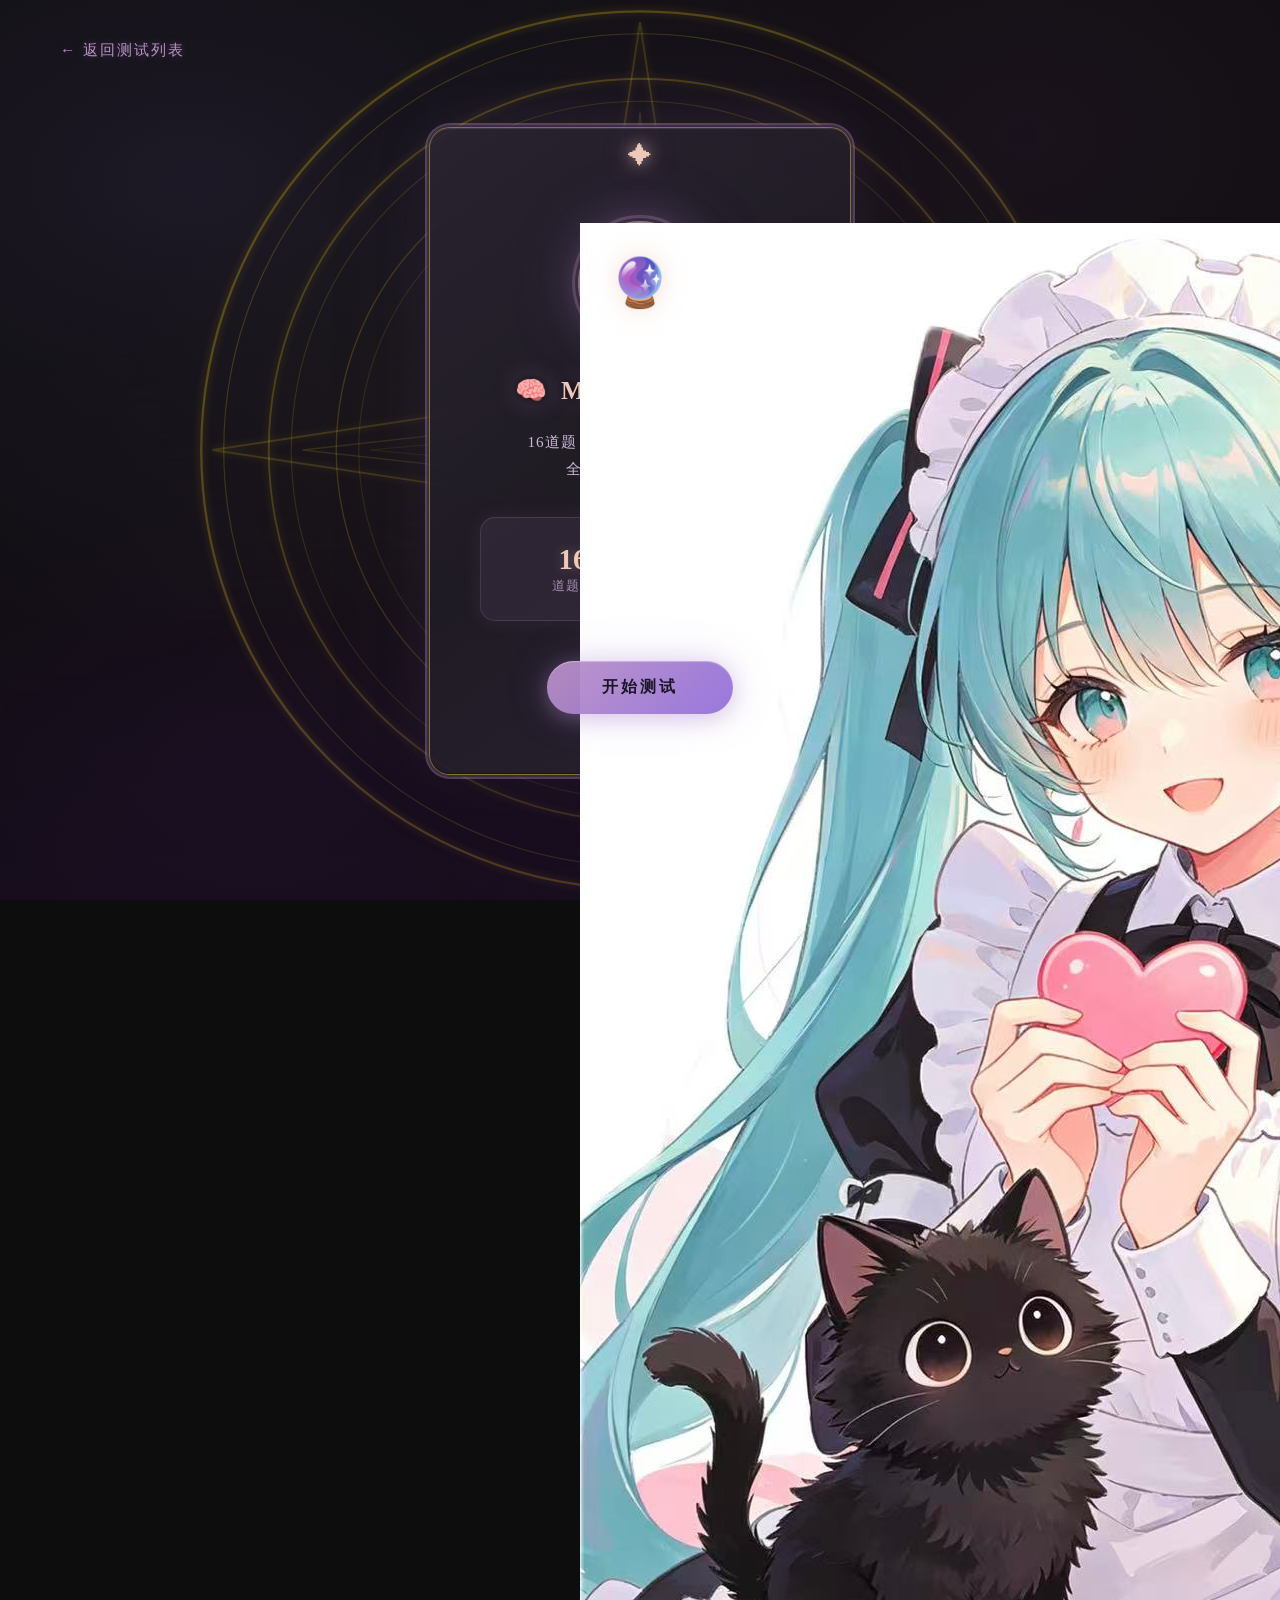
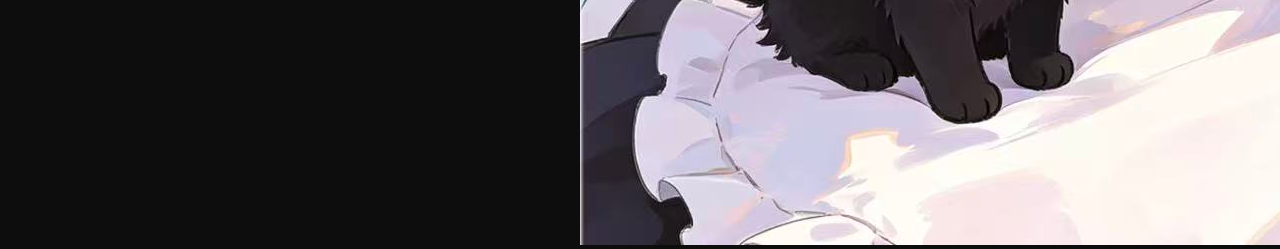
<file: 恋爱占有欲/tests/mbti-test.html>
<!DOCTYPE html>
<html lang="zh-CN">
<head>
    <meta charset="UTF-8">
    <meta name="viewport" content="width=device-width, initial-scale=1.0">
    <title>MBTI人格测试 - 黑猫测测</title>
    <link rel="stylesheet" href="../css/style.css">
    <link rel="stylesheet" href="../css/test.css">
</head>
<body>
    <div class="falling-hearts" id="fallingHearts"></div>
    
    <div class="container">
        <!-- 返回按钮 -->
        <a href="../index.html" class="back-link">← 返回测试列表</a>
        
        <!-- 封面页面 -->
        <div class="cover-page" id="coverPage">
            <div class="cover-content">
                <div class="cover-avatar">
                    <img src="../images/cat.png" alt="MBTI人格测试">
                </div>
                <h1 class="cover-title">🧠 MBTI人格测试</h1>
                <p class="cover-subtitle">16道题，测出你的核心人格类型<br>全网爆火SBTI精简版</p>
                
                <div class="cover-stats">
                    <div class="cover-stat-item">
                        <span class="cover-stat-number">16</span>
                        <span class="cover-stat-label">道题目</span>
                    </div>
                    <div class="cover-stat-item">
                        <span class="cover-stat-number">16</span>
                        <span class="cover-stat-label">种人格</span>
                    </div>
                    <div class="cover-stat-item">
                        <span class="cover-stat-number">4</span>
                        <span class="cover-stat-label">个维度</span>
                    </div>
                </div>
                
                <button class="cover-btn" onclick="startTest()">开始测试</button>
            </div>
        </div>

        <!-- 测试页面 -->
        <div class="test-page" id="testPage" style="display: none;">
            <div class="test-header">
                <div class="progress-bar">
                    <div class="progress-fill" id="progressFill"></div>
                </div>
                <div class="progress-text">
                    <span id="currentQuestion">1</span> / <span id="totalQuestions">16</span>
                </div>
            </div>
            
            <div class="question-container" id="questionContainer">
                <!-- 题目将通过JS动态插入 -->
            </div>
        </div>

        <!-- 结果页面 -->
        <div class="result-page" id="resultPage" style="display: none;">
            <div class="result-content">
                <div class="result-icon" id="resultIcon">🎀</div>
                <h2 class="result-title" id="resultTitle">测试结果</h2>
                <div class="result-score" id="resultScore">0分</div>
                <p class="result-desc" id="resultDesc">结果描述</p>
                
                <div class="result-details" id="resultDetails">
                    <!-- 详细分析 -->
                </div>
                
                <div class="result-actions">
                    <button class="result-btn primary" onclick="restartTest()">重新测试</button>
                    <button class="result-btn secondary" onclick="shareResult()">分享结果</button>
                </div>
                
                <a href="../index.html" class="back-home">返回首页</a>
            </div>
        </div>
    </div>

    <script src="../js/main.js"></script>
    <script src="../js/confetti.js"></script>
    <script src="../js/mbti-test.js"></script>
</body>
</html>
</file>
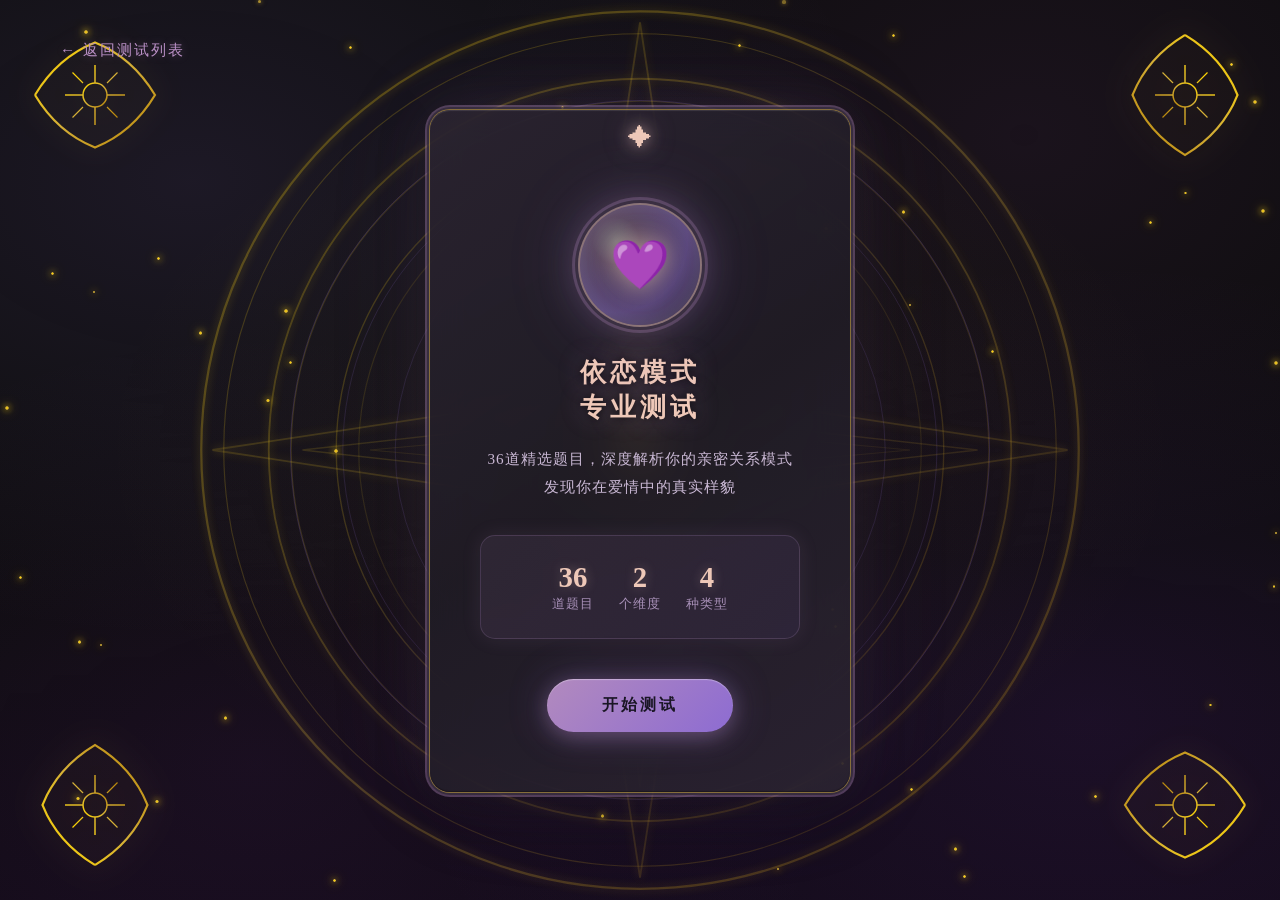
<file: 恋爱占有欲/tests/scale7-example.html>
<!DOCTYPE html>
<html lang="zh-CN">
<head>
    <meta charset="UTF-8">
    <meta name="viewport" content="width=device-width, initial-scale=1.0">
    <title>7点量表示例 - 黑猫测测</title>
    <link rel="stylesheet" href="../css/style.css">
    <link rel="stylesheet" href="../css/test.css">
    <style>
        /* 测试特定样式 */
        .test-specific .cover-avatar::before {
            content: '💜';
        }
    </style>
</head>
<body>
    <!-- 四角装饰图腾 -->
    <div class="corner-decoration corner-tl"></div>
    <div class="corner-decoration corner-tr"></div>
    <div class="corner-decoration corner-bl"></div>
    <div class="corner-decoration corner-br"></div>
    
    <!-- 飘落星星背景 -->
    <div class="falling-stars" id="fallingStars"></div>
    
    <!-- 神秘指针 -->
    <div class="mystical-pointer"></div>
    
    <!-- 能量光环 -->
    <div class="energy-ring"></div>
    
    <!-- 星光粒子 -->
    <div class="star-particles" id="starParticles"></div>
    
    <div class="container">
        <!-- 返回按钮 -->
        <a href="../index.html" class="back-link">← 返回测试列表</a>
        
        <!-- 封面页面 -->
        <div class="cover-page" id="coverPage">
            <div class="cover-content test-specific">
                <div class="cover-avatar"></div>
                <h1 class="cover-title">依恋模式<br>专业测试</h1>
                <p class="cover-subtitle">36道精选题目，深度解析你的亲密关系模式<br>发现你在爱情中的真实样貌</p>
                
                <div class="cover-stats">
                    <div class="cover-stat-item">
                        <span class="cover-stat-number">36</span>
                        <span class="cover-stat-label">道题目</span>
                    </div>
                    <div class="cover-stat-item">
                        <span class="cover-stat-number">2</span>
                        <span class="cover-stat-label">个维度</span>
                    </div>
                    <div class="cover-stat-item">
                        <span class="cover-stat-number">4</span>
                        <span class="cover-stat-label">种类型</span>
                    </div>
                </div>
                
                <button class="cover-btn" onclick="startTest()">开始测试</button>
            </div>
        </div>

        <!-- 测试页面 - 使用7点量表 -->
        <div class="test-page" id="testPage" style="display: none;">
            <div class="test-header">
                <div class="progress-bar">
                    <div class="progress-fill" id="progressFill"></div>
                </div>
                <div class="progress-text">
                    <span id="currentQuestion">1</span> / <span id="totalQuestions">36</span>
                </div>
            </div>
            
            <!-- 7点量表题目容器 -->
            <div class="question-container scale-7" id="questionContainer">
                <!-- 选项列表 -->
                <div class="options-list">
                    <div class="option-item" data-option="1" onclick="selectOption(1)">非常不赞成</div>
                    <div class="option-item" data-option="2" onclick="selectOption(2)">比较不赞成</div>
                    <div class="option-item" data-option="3" onclick="selectOption(3)">有点不赞成</div>
                    <div class="option-item" data-option="4" onclick="selectOption(4)">中立</div>
                    <div class="option-item" data-option="5" onclick="selectOption(5)">有点赞成</div>
                    <div class="option-item" data-option="6" onclick="selectOption(6)">比较赞成</div>
                    <div class="option-item" data-option="7" onclick="selectOption(7)">非常赞成</div>
                </div>
            </div>
        </div>

        <!-- 结果页面 -->
        <div class="result-page" id="resultPage" style="display: none;">
            <div class="result-content">
                <div class="result-icon" id="resultIcon">💜</div>
                <h2 class="result-title" id="resultTitle">安全型依恋</h2>
                <div class="result-level" id="resultLevel">焦虑维度: 低 | 回避维度: 低</div>
                <p class="result-desc" id="resultDesc">
                    你在亲密关系中表现出健康的平衡。你既能享受亲密，又保持适当的独立性。
                    你通常感到被爱和被支持，也能够在关系中表达自己的需求。
                </p>
                
                <!-- 简约四象限 - 箭头形式 -->
                <div class="quadrant-simple">
                    <div class="quadrant-arrows">
                        <!-- 垂直箭头 - 焦虑维度 -->
                        <div class="arrow-vertical">
                            <span class="arrow-label top">高焦虑</span>
                            <div class="arrow-line"></div>
                            <span class="arrow-label bottom">低焦虑</span>
                        </div>
                        <!-- 水平箭头 - 回避维度 -->
                        <div class="arrow-horizontal">
                            <span class="arrow-label left">高回避</span>
                            <div class="arrow-line"></div>
                            <span class="arrow-label right">低回避</span>
                        </div>
                        <!-- 中心点 -->
                        <div class="center-dot" id="centerDot"></div>
                    </div>
                    <!-- 类型标签 -->
                    <div class="type-labels">
                        <span class="type-top-left">恐惧型</span>
                        <span class="type-top-right">痴迷型</span>
                        <span class="type-bottom-left">疏离型</span>
                        <span class="type-bottom-right">安全型</span>
                    </div>
                </div>
                
                <div class="result-details" id="resultDetails">
                    <h3>💡 专家建议</h3>
                    <ul class="advice-list">
                        <li>继续保持健康的亲密关系模式</li>
                        <li>在关系中保持开放和真诚的沟通</li>
                        <li>支持伴侣的成长，同时关注自己的需求</li>
                        <li>用你的爱帮助伴侣建立安全感</li>
                    </ul>
                </div>
                
                <div class="result-actions">
                    <button class="result-btn primary" onclick="restartTest()">重新测试</button>
                    <button class="result-btn secondary" onclick="shareResult()">分享结果</button>
                </div>
                
                <a href="../index.html" class="back-home">返回首页</a>
            </div>
        </div>
    </div>

    <script src="../js/main.js"></script>
    <script>
        // 测试数据
        const questions = [
            "我感到接近伴侣是很容易的",
            "当伴侣不在身边时，我会担心他/她不再关心我",
            "我倾向于避免与伴侣过于亲密",
            "我发现伴侣经常想要比我更亲密",
            "我会因为伴侣而生气",
            "我担心被抛弃",
            "当伴侣想要亲密时，我会感到不舒服",
            "我依赖伴侣的程度让伴侣感到不适",
            "我担心一个人独处",
            "我会立刻向伴侣寻求安慰和支持",
            "我生气时会说一些后悔的话",
            "我很容易与伴侣产生联结",
            "我担心如果伴侣知道我的真实想法，会不再喜欢我",
            "我告诉伴侣的事情，不会让其他人知道",
            "我担心被伴侣拒绝",
            "我更喜欢不与伴侣分享内心的感受",
            "我倾向于与伴侣保持一定距离",
            "我经常担心失去伴侣",
            "当我在关系中遇到问题时，我会拒绝承认",
            "我渴望与伴侣融为一体",
            "我害怕一旦伴侣了解真实的我，就会离开我",
            "我不介意依赖伴侣",
            "如果我不能让伴侣对我产生兴趣，我会感到沮丧或生气",
            "我向伴侣表达我的感受",
            "我常常担心伴侣不会一直在我身边",
            "我不喜欢太依赖伴侣",
            "如果伴侣拒绝与我讨论问题，我会感到受伤和生气",
            "当伴侣与我意见不合时，我会感到被拒绝",
            "我会向伴侣寻求很多保证",
            "当伴侣情绪低落时，我会感到不舒服",
            "我担心被伴侣伤害",
            "我感到舒适地依赖伴侣",
            "我担心自己不够好，配不上伴侣",
            "我倾向于在需要时向伴侣寻求帮助",
            "当伴侣不在身边时，我会担心他/她可能对别人产生兴趣",
            "我发现很难完全信任伴侣"
        ];

        let currentQuestionIndex = 0;
        let answers = [];

        function startTest() {
            document.getElementById('coverPage').style.display = 'none';
            document.getElementById('testPage').style.display = 'block';
            document.getElementById('totalQuestions').textContent = questions.length;
            showQuestion();
        }

        function showQuestion() {
            const container = document.getElementById('questionContainer');
            const progress = ((currentQuestionIndex + 1) / questions.length) * 100;
            document.getElementById('progressFill').style.width = progress + '%';
            document.getElementById('currentQuestion').textContent = currentQuestionIndex + 1;
            
            // 更新题目文字
            const questionTitle = document.createElement('div');
            questionTitle.className = 'section-title';
            questionTitle.textContent = questions[currentQuestionIndex];
            
            // 保留选项列表，只更新题目
            const optionsList = container.querySelector('.options-list');
            
            container.innerHTML = '';
            container.appendChild(questionTitle);
            container.appendChild(optionsList);
            
            // 重置选项状态
            const options = optionsList.querySelectorAll('.option-item');
            options.forEach(opt => {
                opt.style.transform = '';
                opt.style.opacity = '';
            });
        }

        function selectOption(value) {
            answers.push(value);
            
            // 添加选中动画
            const options = document.querySelectorAll('.option-item');
            options[value - 1].style.transform = 'scale(0.95)';
            options[value - 1].style.opacity = '0.8';
            
            setTimeout(() => {
                currentQuestionIndex++;
                if (currentQuestionIndex < questions.length) {
                    showQuestion();
                } else {
                    showResult();
                }
            }, 200);
        }

        function showResult() {
            document.getElementById('testPage').style.display = 'none';
            document.getElementById('resultPage').style.display = 'block';
            
            // 计算结果（简化版）
            const anxiety = answers.slice(0, 18).reduce((a, b) => a + b, 0) / 18;
            const avoidance = answers.slice(18).reduce((a, b) => a + b, 0) / 18;
            
            // 设置中心点位置（基于焦虑和回避维度）
            // 焦虑：高在上，低在下；回避：高在左，低在右
            const dot = document.getElementById('centerDot');
            const offsetX = (4 - avoidance) * 25; // 回避低→右，回避高→左
            const offsetY = (anxiety - 4) * 25;   // 焦虑高→上，焦虑低→下
            dot.style.transform = `translate(calc(-50% + ${offsetX}px), calc(-50% + ${offsetY}px))`;
            
            // 根据结果设置类型
            let type, title, desc;
            if (anxiety < 4 && avoidance < 4) {
                type = '安全型';
                title = '安全型依恋';
                desc = '你在亲密关系中表现出健康的平衡。你既能享受亲密，又保持适当的独立性。';
            } else if (anxiety >= 4 && avoidance < 4) {
                type = '痴迷型';
                title = '痴迷型依恋';
                desc = '你渴望亲密，但常常担心被抛弃。你倾向于寻求很多保证和关注。';
            } else if (anxiety < 4 && avoidance >= 4) {
                type = '疏离型';
                title = '疏离型依恋';
                desc = '你重视独立，对亲密感到不适。你倾向于保持距离，避免依赖他人。';
            } else {
                type = '恐惧型';
                title = '恐惧型依恋';
                desc = '你既渴望亲密又害怕受伤。这种矛盾让你感到困惑和不安。';
            }
            
            document.getElementById('resultTitle').textContent = title;
            document.getElementById('resultDesc').textContent = desc;
            document.getElementById('resultLevel').textContent = `焦虑: ${anxiety.toFixed(1)} | 回避: ${avoidance.toFixed(1)}`;
        }

        function restartTest() {
            currentQuestionIndex = 0;
            answers = [];
            document.getElementById('resultPage').style.display = 'none';
            document.getElementById('coverPage').style.display = 'flex';
        }

        function shareResult() {
            alert('分享功能开发中...');
        }
    </script>
</body>
</html>
</file>
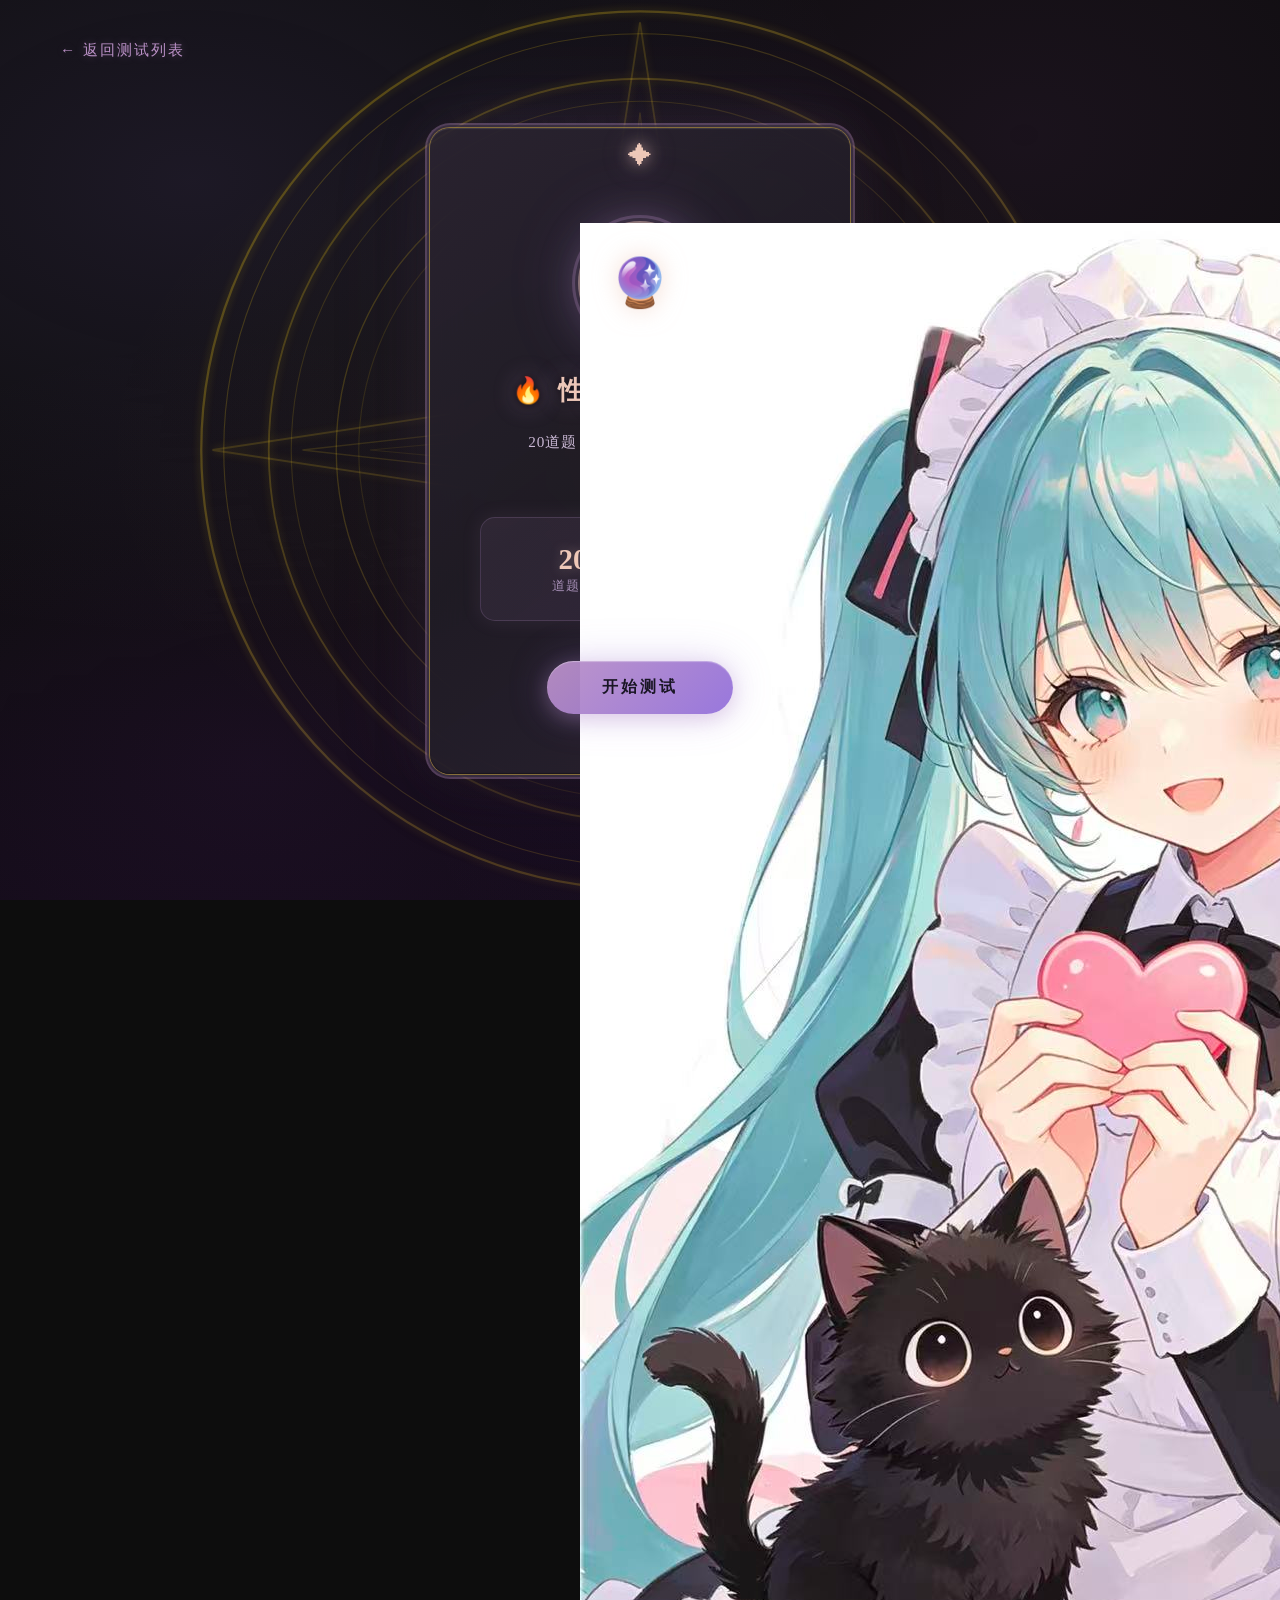
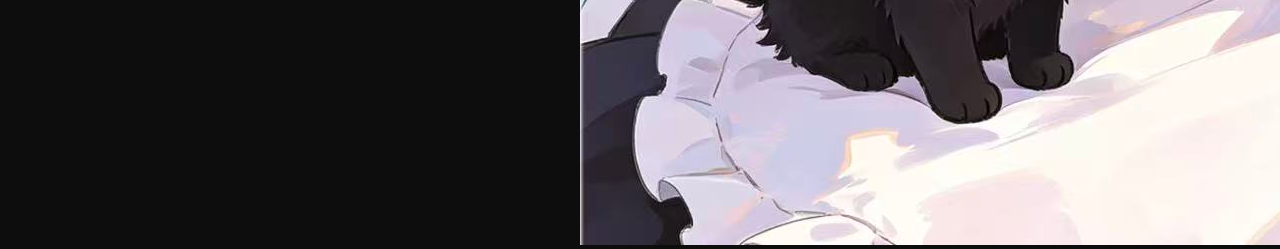
<file: 恋爱占有欲/tests/suppression-index.html>
<!DOCTYPE html>
<html lang="zh-CN">
<head>
    <meta charset="UTF-8">
    <meta name="viewport" content="width=device-width, initial-scale=1.0">
    <title>性压抑指数测试 - 黑猫测测</title>
    <link rel="stylesheet" href="../css/style.css">
    <link rel="stylesheet" href="../css/test.css">
</head>
<body>
    <div class="falling-hearts" id="fallingHearts"></div>
    
    <div class="container">
        <!-- 返回按钮 -->
        <a href="../index.html" class="back-link">← 返回测试列表</a>
        
        <!-- 封面页面 -->
        <div class="cover-page" id="coverPage">
            <div class="cover-content">
                <div class="cover-avatar">
                    <img src="../images/cat.png" alt="性压抑指数测试">
                </div>
                <h1 class="cover-title">🔥 性压抑指数测试</h1>
                <p class="cover-subtitle">20道题，测出你到底有多"闷骚"<br>敢不敢来玩～</p>
                
                <div class="cover-stats">
                    <div class="cover-stat-item">
                        <span class="cover-stat-number">20</span>
                        <span class="cover-stat-label">道题目</span>
                    </div>
                    <div class="cover-stat-item">
                        <span class="cover-stat-number">4</span>
                        <span class="cover-stat-label">种类型</span>
                    </div>
                    <div class="cover-stat-item">
                        <span class="cover-stat-number">4</span>
                        <span class="cover-stat-label">个选项</span>
                    </div>
                </div>
                
                <button class="cover-btn" onclick="startTest()">开始测试</button>
            </div>
        </div>

        <!-- 测试页面 -->
        <div class="test-page" id="testPage" style="display: none;">
            <div class="test-header">
                <div class="progress-bar">
                    <div class="progress-fill" id="progressFill"></div>
                </div>
                <div class="progress-text">
                    <span id="currentQuestion">1</span> / <span id="totalQuestions">20</span>
                </div>
            </div>
            
            <div class="question-container" id="questionContainer">
                <!-- 题目将通过JS动态插入 -->
            </div>
        </div>

        <!-- 结果页面 -->
        <div class="result-page" id="resultPage" style="display: none;">
            <div class="result-content">
                <div class="result-icon" id="resultIcon">🎀</div>
                <h2 class="result-title" id="resultTitle">测试结果</h2>
                <div class="result-score" id="resultScore">0分</div>
                <p class="result-desc" id="resultDesc">结果描述</p>
                
                <div class="result-details" id="resultDetails">
                    <!-- 详细分析 -->
                </div>
                
                <div class="result-actions">
                    <button class="result-btn primary" onclick="restartTest()">重新测试</button>
                    <button class="result-btn secondary" onclick="shareResult()">分享结果</button>
                </div>
                
                <a href="../index.html" class="back-home">返回首页</a>
            </div>
        </div>
    </div>

    <script src="../js/main.js"></script>
    <script src="../js/confetti.js"></script>
    <script src="../js/suppression-index.js"></script>
</body>
</html>
</file>
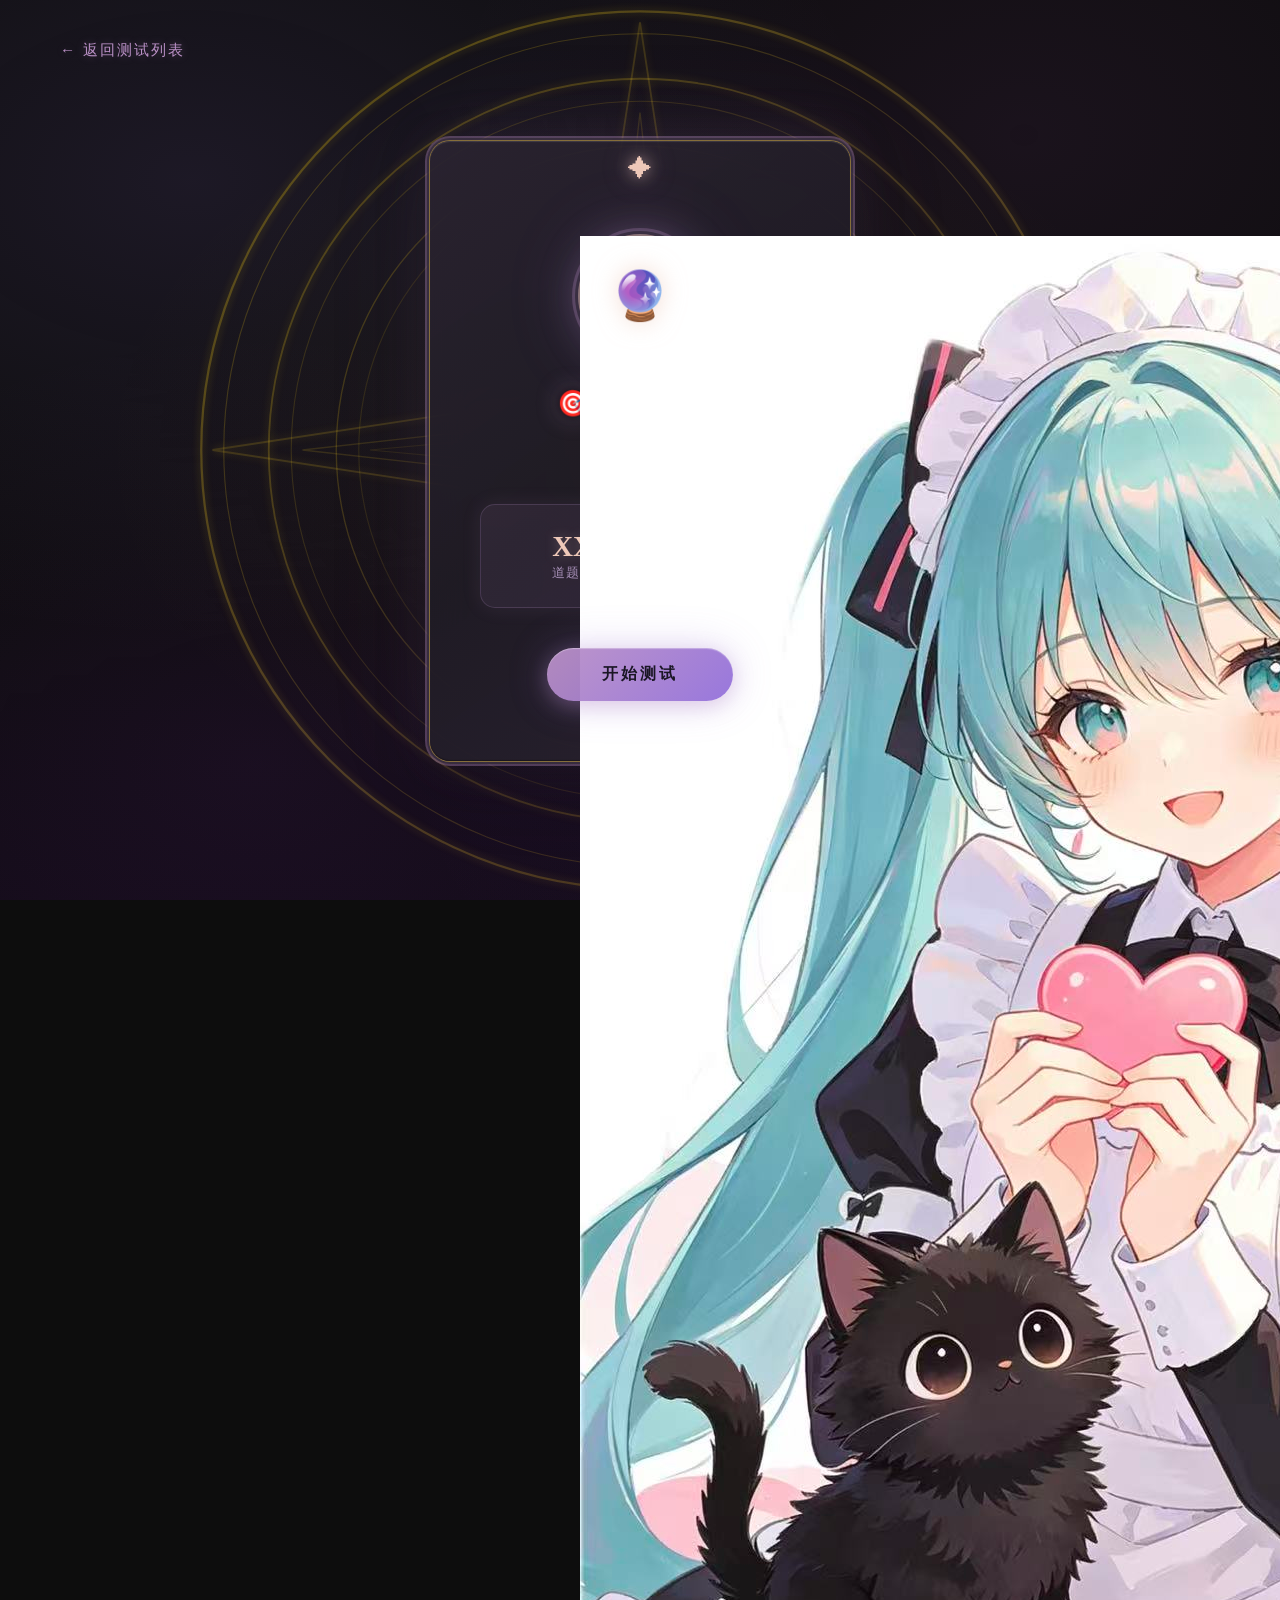
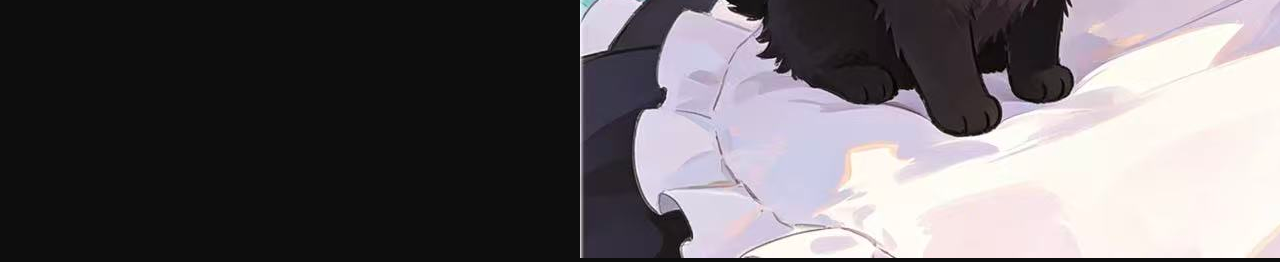
<file: 恋爱占有欲/tests/template.html>
<!DOCTYPE html>
<html lang="zh-CN">
<head>
    <meta charset="UTF-8">
    <meta name="viewport" content="width=device-width, initial-scale=1.0">
    <title>测试标题 - 黑猫测测</title>
    <link rel="stylesheet" href="../css/style.css">
    <link rel="stylesheet" href="../css/test.css">
</head>
<body>
    <div class="falling-hearts" id="fallingHearts"></div>
    
    <div class="container">
        <a href="../index.html" class="back-link">← 返回测试列表</a>
        
        <!-- 封面页面 -->
        <div class="cover-page" id="coverPage">
            <div class="cover-content">
                <div class="cover-avatar">
                    <img src="../images/cat.png" alt="测试图片">
                </div>
                <h1 class="cover-title">🎯 测试标题</h1>
                <p class="cover-subtitle">测试副标题描述</p>
                
                <div class="cover-stats">
                    <div class="cover-stat-item">
                        <span class="cover-stat-number">XX</span>
                        <span class="cover-stat-label">道题目</span>
                    </div>
                    <div class="cover-stat-item">
                        <span class="cover-stat-number">X</span>
                        <span class="cover-stat-label">个维度</span>
                    </div>
                    <div class="cover-stat-item">
                        <span class="cover-stat-number">X</span>
                        <span class="cover-stat-label">种结果</span>
                    </div>
                </div>
                
                <button class="cover-btn" onclick="startTest()">开始测试</button>
            </div>
        </div>

        <!-- 测试页面 -->
        <div class="test-page" id="testPage" style="display: none;">
            <div class="test-header">
                <div class="progress-bar">
                    <div class="progress-fill" id="progressFill"></div>
                </div>
                <div class="progress-text">
                    <span id="currentQuestion">1</span> / <span id="totalQuestions">XX</span>
                </div>
            </div>
            
            <div class="question-container" id="questionContainer"></div>
        </div>

        <!-- 结果页面 -->
        <div class="result-page" id="resultPage" style="display: none;">
            <div class="result-content">
                <div class="result-icon" id="resultIcon">🎀</div>
                <h2 class="result-title" id="resultTitle">测试结果</h2>
                <div class="result-score" id="resultScore">0分</div>
                <p class="result-desc" id="resultDesc">结果描述</p>
                
                <div class="result-details" id="resultDetails"></div>
                
                <div class="result-actions">
                    <button class="result-btn primary" onclick="restartTest()">重新测试</button>
                    <button class="result-btn secondary" onclick="shareResult()">分享结果</button>
                </div>
                
                <a href="../index.html" class="back-home">返回首页</a>
            </div>
        </div>
    </div>

    <script src="../js/main.js"></script>
    <script src="../js/template.js"></script>
</body>
</html>
</file>
<file: shared/css/style.css>
/* 黑金塔罗牌风格 - 神秘占卜主题 */
* {
    margin: 0;
    padding: 0;
    box-sizing: border-box;
}

body {
    font-family: 'Cinzel', 'Playfair Display', 'STKaiti', 'KaiTi', serif;
    background: #0d0d0d;
    min-height: 100vh;
    color: #d4af37;
    overflow-x: hidden;
    position: relative;
}

/* 神秘星空背景 - 紫金色氛围 */
body::before {
    content: '';
    position: fixed;
    top: 0;
    left: 0;
    width: 100%;
    height: 100%;
    background: 
        /* 左上角紫色光晕 */
        radial-gradient(ellipse at 15% 20%, rgba(147, 112, 219, 0.12) 0%, transparent 45%),
        /* 右下角紫色光晕 */
        radial-gradient(ellipse at 85% 80%, rgba(138, 43, 226, 0.1) 0%, transparent 45%),
        /* 右上角淡紫 */
        radial-gradient(ellipse at 80% 15%, rgba(186, 85, 211, 0.08) 0%, transparent 40%),
        /* 左下角淡紫 */
        radial-gradient(ellipse at 20% 85%, rgba(153, 50, 204, 0.08) 0%, transparent 40%),
        /* 中央金色微光 */
        radial-gradient(ellipse at 50% 50%, rgba(212, 175, 55, 0.05) 0%, transparent 60%),
        /* 底部紫色渐变 */
        linear-gradient(180deg, transparent 60%, rgba(75, 0, 130, 0.08) 100%);
    pointer-events: none;
    z-index: 0;
}

/* 中央神秘法阵 - 发光版 */
body::after {
    content: '';
    position: fixed;
    top: 50%;
    left: 50%;
    transform: translate(-50%, -50%);
    width: 900px;
    height: 900px;
    background: url("data:image/svg+xml,%3Csvg xmlns='http://www.w3.org/2000/svg' viewBox='0 0 400 400'%3E%3Cdefs%3E%3ClinearGradient id='gold' x1='0%25' y1='0%25' x2='100%25' y2='100%25'%3E%3Cstop offset='0%25' style='stop-color:%23ffd700'/%3E%3Cstop offset='50%25' style='stop-color:%23d4af37'/%3E%3Cstop offset='100%25' style='stop-color:%23b8860b'/%3E%3C/linearGradient%3E%3Cfilter id='glow'%3E%3CfeGaussianBlur stdDeviation='2' result='coloredBlur'/%3E%3CfeMerge%3E%3CfeMergeNode in='coloredBlur'/%3E%3CfeMergeNode in='SourceGraphic'/%3E%3C/feMerge%3E%3C/filter%3E%3C/defs%3E%3Ccircle cx='200' cy='200' r='195' fill='none' stroke='url(%23gold)' stroke-width='1' opacity='0.3' filter='url(%23glow)'/%3E%3Ccircle cx='200' cy='200' r='185' fill='none' stroke='url(%23gold)' stroke-width='0.5' opacity='0.2'/%3E%3Ccircle cx='200' cy='200' r='165' fill='none' stroke='url(%23gold)' stroke-width='0.8' opacity='0.25' filter='url(%23glow)'/%3E%3Ccircle cx='200' cy='200' r='155' fill='none' stroke='url(%23gold)' stroke-width='0.5' opacity='0.15'/%3E%3Ccircle cx='200' cy='200' r='135' fill='none' stroke='url(%23gold)' stroke-width='0.6' opacity='0.2'/%3E%3Ccircle cx='200' cy='200' r='125' fill='none' stroke='url(%23gold)' stroke-width='0.5' opacity='0.12'/%3E%3Cpath d='M200 10 L225 175 L390 200 L225 225 L200 390 L175 225 L10 200 L175 175 Z' fill='none' stroke='url(%23gold)' stroke-width='0.8' opacity='0.2' filter='url(%23glow)'/%3E%3Cpath d='M200 50 L215 185 L350 200 L215 215 L200 350 L185 215 L50 200 L185 185 Z' fill='none' stroke='url(%23gold)' stroke-width='0.6' opacity='0.15'/%3E%3Cpath d='M200 80 L210 190 L320 200 L210 210 L200 320 L190 210 L80 200 L190 190 Z' fill='none' stroke='url(%23gold)' stroke-width='0.5' opacity='0.1'/%3E%3Ccircle cx='200' cy='200' r='25' fill='none' stroke='url(%23gold)' stroke-width='1' opacity='0.4' filter='url(%23glow)'/%3E%3Ccircle cx='200' cy='200' r='15' fill='url(%23gold)' opacity='0.2'/%3E%3C/svg%3E") no-repeat center;
    background-size: contain;
    pointer-events: none;
    z-index: 0;
    animation: rotateSlow 100s linear infinite;
}

@keyframes rotateSlow {
    from { transform: translate(-50%, -50%) rotate(0deg); }
    to { transform: translate(-50%, -50%) rotate(360deg); }
}

/* 神秘指针 */
.mystical-pointer {
    position: fixed;
    top: 50%;
    left: 50%;
    transform: translate(-50%, -50%);
    width: 600px;
    height: 600px;
    pointer-events: none;
    z-index: 0;
    animation: pointerRotate 20s ease-in-out infinite alternate;
}

.mystical-pointer::before {
    content: '';
    position: absolute;
    top: 50%;
    left: 50%;
    transform: translate(-50%, -50%);
    width: 100%;
    height: 100%;
    background: url("data:image/svg+xml,%3Csvg xmlns='http://www.w3.org/2000/svg' viewBox='0 0 300 300'%3E%3Cdefs%3E%3ClinearGradient id='pointer' x1='0%25' y1='0%25' x2='100%25' y2='100%25'%3E%3Cstop offset='0%25' style='stop-color:%23ffd700'/%3E%3Cstop offset='50%25' style='stop-color:%23d4af37'/%3E%3Cstop offset='100%25' style='stop-color:%239370db'/%3E%3C/linearGradient%3E%3Cfilter id='glow2'%3E%3CfeGaussianBlur stdDeviation='3' result='coloredBlur'/%3E%3CfeMerge%3E%3CfeMergeNode in='coloredBlur'/%3E%3CfeMergeNode in='SourceGraphic'/%3E%3C/feMerge%3E%3C/filter%3E%3C/defs%3E%3Cpath d='M150 30 L160 140 L150 150 L140 140 Z' fill='url(%23pointer)' opacity='0.6' filter='url(%23glow2)'/%3E%3Ccircle cx='150' cy='150' r='8' fill='url(%23pointer)' opacity='0.8' filter='url(%23glow2)'/%3E%3C/svg%3E") no-repeat center;
    background-size: contain;
}

@keyframes pointerRotate {
    0% { transform: translate(-50%, -50%) rotate(-30deg); }
    100% { transform: translate(-50%, -50%) rotate(30deg); }
}

/* 星光粒子效果 */
.star-particles {
    position: fixed;
    top: 0;
    left: 0;
    width: 100%;
    height: 100%;
    pointer-events: none;
    z-index: 0;
    overflow: hidden;
}

.star-particle {
    position: absolute;
    width: 3px;
    height: 3px;
    background: radial-gradient(circle, #ffd700 0%, #d4af37 50%, transparent 100%);
    border-radius: 50%;
    box-shadow: 0 0 6px #ffd700, 0 0 12px #d4af37;
    animation: twinkle 3s ease-in-out infinite;
}

@keyframes twinkle {
    0%, 100% { opacity: 0.3; transform: scale(0.8); }
    50% { opacity: 1; transform: scale(1.2); }
}

/* 紫色能量光环 */
.energy-ring {
    position: fixed;
    top: 50%;
    left: 50%;
    transform: translate(-50%, -50%);
    width: 700px;
    height: 700px;
    border: 1px solid rgba(147, 112, 219, 0.2);
    border-radius: 50%;
    pointer-events: none;
    z-index: 0;
    animation: pulseRing 4s ease-in-out infinite;
}

.energy-ring::before,
.energy-ring::after {
    content: '';
    position: absolute;
    border: 1px solid rgba(147, 112, 219, 0.15);
    border-radius: 50%;
    top: 50%;
    left: 50%;
    transform: translate(-50%, -50%);
}

.energy-ring::before {
    width: 85%;
    height: 85%;
    animation: pulseRing 4s ease-in-out infinite 1s;
}

.energy-ring::after {
    width: 70%;
    height: 70%;
    animation: pulseRing 4s ease-in-out infinite 2s;
}

@keyframes pulseRing {
    0%, 100% { 
        opacity: 0.2; 
        box-shadow: 0 0 20px rgba(147, 112, 219, 0.1);
    }
    50% { 
        opacity: 0.5; 
        box-shadow: 0 0 40px rgba(147, 112, 219, 0.3), 0 0 60px rgba(212, 175, 55, 0.1);
    }
}

/* 四角神秘符文装饰 */
.corner-decoration {
    position: fixed;
    width: 150px;
    height: 150px;
    pointer-events: none;
    z-index: 1;
}

.corner-tl {
    top: 20px;
    left: 20px;
    background: url("data:image/svg+xml,%3Csvg xmlns='http://www.w3.org/2000/svg' viewBox='0 0 100 100'%3E%3Cdefs%3E%3ClinearGradient id='gold' x1='0%25' y1='0%25' x2='100%25' y2='100%25'%3E%3Cstop offset='0%25' style='stop-color:%23ffd700'/%3E%3Cstop offset='50%25' style='stop-color:%23d4af37'/%3E%3Cstop offset='100%25' style='stop-color:%23b8860b'/%3E%3C/linearGradient%3E%3C/defs%3E%3Cpath d='M10 50 Q25 25 50 15 Q75 25 90 50 Q75 75 50 85 Q25 75 10 50' fill='none' stroke='url(%23gold)' stroke-width='1.5'/%3E%3Ccircle cx='50' cy='50' r='8' fill='none' stroke='url(%23gold)' stroke-width='1'/%3E%3Cpath d='M50 30 L50 42 M50 58 L50 70 M30 50 L42 50 M58 50 L70 50' stroke='url(%23gold)' stroke-width='1'/%3E%3Cpath d='M35 35 L42 42 M65 35 L58 42 M35 65 L42 58 M65 65 L58 58' stroke='url(%23gold)' stroke-width='0.8'/%3E%3C/svg%3E") no-repeat center;
    background-size: contain;
    filter: drop-shadow(0 0 15px rgba(212, 175, 55, 0.4));
}

.corner-tr {
    top: 20px;
    right: 20px;
    transform: rotate(90deg);
    background: url("data:image/svg+xml,%3Csvg xmlns='http://www.w3.org/2000/svg' viewBox='0 0 100 100'%3E%3Cdefs%3E%3ClinearGradient id='gold' x1='0%25' y1='0%25' x2='100%25' y2='100%25'%3E%3Cstop offset='0%25' style='stop-color:%23ffd700'/%3E%3Cstop offset='50%25' style='stop-color:%23d4af37'/%3E%3Cstop offset='100%25' style='stop-color:%23b8860b'/%3E%3C/linearGradient%3E%3C/defs%3E%3Cpath d='M10 50 Q25 25 50 15 Q75 25 90 50 Q75 75 50 85 Q25 75 10 50' fill='none' stroke='url(%23gold)' stroke-width='1.5'/%3E%3Ccircle cx='50' cy='50' r='8' fill='none' stroke='url(%23gold)' stroke-width='1'/%3E%3Cpath d='M50 30 L50 42 M50 58 L50 70 M30 50 L42 50 M58 50 L70 50' stroke='url(%23gold)' stroke-width='1'/%3E%3Cpath d='M35 35 L42 42 M65 35 L58 42 M35 65 L42 58 M65 65 L58 58' stroke='url(%23gold)' stroke-width='0.8'/%3E%3C/svg%3E") no-repeat center;
    background-size: contain;
    filter: drop-shadow(0 0 15px rgba(212, 175, 55, 0.4));
}

.corner-bl {
    bottom: 20px;
    left: 20px;
    transform: rotate(-90deg);
    background: url("data:image/svg+xml,%3Csvg xmlns='http://www.w3.org/2000/svg' viewBox='0 0 100 100'%3E%3Cdefs%3E%3ClinearGradient id='gold' x1='0%25' y1='0%25' x2='100%25' y2='100%25'%3E%3Cstop offset='0%25' style='stop-color:%23ffd700'/%3E%3Cstop offset='50%25' style='stop-color:%23d4af37'/%3E%3Cstop offset='100%25' style='stop-color:%23b8860b'/%3E%3C/linearGradient%3E%3C/defs%3E%3Cpath d='M10 50 Q25 25 50 15 Q75 25 90 50 Q75 75 50 85 Q25 75 10 50' fill='none' stroke='url(%23gold)' stroke-width='1.5'/%3E%3Ccircle cx='50' cy='50' r='8' fill='none' stroke='url(%23gold)' stroke-width='1'/%3E%3Cpath d='M50 30 L50 42 M50 58 L50 70 M30 50 L42 50 M58 50 L70 50' stroke='url(%23gold)' stroke-width='1'/%3E%3Cpath d='M35 35 L42 42 M65 35 L58 42 M35 65 L42 58 M65 65 L58 58' stroke='url(%23gold)' stroke-width='0.8'/%3E%3C/svg%3E") no-repeat center;
    background-size: contain;
    filter: drop-shadow(0 0 15px rgba(212, 175, 55, 0.4));
}

.corner-br {
    bottom: 20px;
    right: 20px;
    transform: rotate(180deg);
    background: url("data:image/svg+xml,%3Csvg xmlns='http://www.w3.org/2000/svg' viewBox='0 0 100 100'%3E%3Cdefs%3E%3ClinearGradient id='gold' x1='0%25' y1='0%25' x2='100%25' y2='100%25'%3E%3Cstop offset='0%25' style='stop-color:%23ffd700'/%3E%3Cstop offset='50%25' style='stop-color:%23d4af37'/%3E%3Cstop offset='100%25' style='stop-color:%23b8860b'/%3E%3C/linearGradient%3E%3C/defs%3E%3Cpath d='M10 50 Q25 25 50 15 Q75 25 90 50 Q75 75 50 85 Q25 75 10 50' fill='none' stroke='url(%23gold)' stroke-width='1.5'/%3E%3Ccircle cx='50' cy='50' r='8' fill='none' stroke='url(%23gold)' stroke-width='1'/%3E%3Cpath d='M50 30 L50 42 M50 58 L50 70 M30 50 L42 50 M58 50 L70 50' stroke='url(%23gold)' stroke-width='1'/%3E%3Cpath d='M35 35 L42 42 M65 35 L58 42 M35 65 L42 58 M65 65 L58 58' stroke='url(%23gold)' stroke-width='0.8'/%3E%3C/svg%3E") no-repeat center;
    background-size: contain;
    filter: drop-shadow(0 0 15px rgba(212, 175, 55, 0.4));
}

.container {
    max-width: 1200px;
    margin: 0 auto;
    padding: 40px 20px;
    position: relative;
    z-index: 1;
}

/* 飘落星光 */
.falling-stars {
    position: fixed;
    top: 0;
    left: 0;
    width: 100%;
    height: 100%;
    pointer-events: none;
    overflow: hidden;
    z-index: 0;
}

.star {
    position: absolute;
    width: 2px;
    height: 2px;
    background: #d4af37;
    border-radius: 50%;
    animation: starFall linear infinite;
    opacity: 0.6;
    box-shadow: 0 0 4px #d4af37, 0 0 8px rgba(212, 175, 55, 0.5);
}

@keyframes starFall {
    0% {
        transform: translateY(-100px);
        opacity: 0;
    }
    10% {
        opacity: 0.6;
    }
    90% {
        opacity: 0.6;
    }
    100% {
        transform: translateY(100vh);
        opacity: 0;
    }
}

/* 头部样式 - 神秘标题 */
.site-header {
    text-align: center;
    padding: 60px 20px 50px;
    margin-bottom: 60px;
    position: relative;
}

.site-header::before {
    content: '';
    position: absolute;
    top: 50%;
    left: 50%;
    transform: translate(-50%, -50%);
    width: 400px;
    height: 150px;
    background: radial-gradient(ellipse, rgba(212, 175, 55, 0.08) 0%, transparent 70%);
    z-index: -1;
}

.logo {
    display: inline-flex;
    align-items: center;
    gap: 20px;
    margin-bottom: 20px;
    position: relative;
}

.logo-icon {
    font-size: 2em;
    color: #d4af37;
    text-shadow: 
        0 0 10px rgba(212, 175, 55, 0.8),
        0 0 20px rgba(212, 175, 55, 0.4);
}

.logo-text {
    font-size: 2.8em;
    font-weight: 400;
    color: #d4af37;
    letter-spacing: 8px;
    text-transform: uppercase;
    text-shadow: 
        0 0 10px rgba(212, 175, 55, 0.8),
        0 0 30px rgba(212, 175, 55, 0.4),
        0 0 50px rgba(212, 175, 55, 0.2);
    position: relative;
}

.logo-text::after {
    content: '';
    position: absolute;
    bottom: -10px;
    left: 50%;
    transform: translateX(-50%);
    width: 60%;
    height: 1px;
    background: linear-gradient(90deg, transparent, #d4af37, transparent);
}

.site-desc {
    color: #8b7355;
    font-size: 1em;
    letter-spacing: 4px;
    margin-top: 25px;
    font-style: italic;
    text-transform: uppercase;
}

/* 测试卡片网格 */
.test-grid {
    display: grid;
    grid-template-columns: repeat(auto-fill, minmax(280px, 1fr));
    gap: 35px;
    margin-bottom: 80px;
    perspective: 1500px;
}

/* 卡牌容器 - 用于3D翻转动画 */
.card-wrapper {
    perspective: 1000px;
    cursor: pointer;
}

.card-inner {
    position: relative;
    width: 100%;
    height: 100%;
    transition: transform 0.8s cubic-bezier(0.175, 0.885, 0.32, 1.275);
    transform-style: preserve-3d;
}

.card-wrapper:hover .card-inner {
    transform: rotateY(180deg);
}

/* 卡牌背面 */
.card-back {
    position: absolute;
    top: 0;
    left: 0;
    width: 100%;
    height: 100%;
    backface-visibility: hidden;
    background: linear-gradient(145deg, 
        rgba(45, 31, 61, 0.85) 0%, 
        rgba(26, 22, 37, 0.88) 50%, 
        rgba(45, 31, 61, 0.85) 100%);
    border-radius: 16px;
    display: flex;
    backdrop-filter: blur(12px);
    -webkit-backdrop-filter: blur(12px);
    border: 1px solid rgba(186, 144, 198, 0.3);
    box-shadow: 
        0 8px 32px rgba(0, 0, 0, 0.4),
        inset 0 1px 0 rgba(255, 255, 255, 0.1),
        0 0 60px rgba(186, 144, 198, 0.15);
    align-items: center;
    justify-content: center;
    transform: rotateY(180deg);
    border: 1px solid rgba(212, 175, 55, 0.4);
    box-shadow: 
        inset 0 1px 1px rgba(255, 255, 255, 0.08),
        0 0 0 1px rgba(212, 175, 55, 0.5),
        0 0 0 2px rgba(26, 26, 26, 0.8),
        0 0 0 3px rgba(212, 175, 55, 0.3),
        0 15px 35px rgba(0, 0, 0, 0.6);
}

/* 卡牌背面内容 */
.card-back-content {
    text-align: center;
    padding: 30px;
}

.card-back-icon {
    font-size: 3em;
    margin-bottom: 20px;
    filter: drop-shadow(0 0 15px rgba(212, 175, 55, 0.5));
}

.card-back-text {
    color: #d4af37;
    font-size: 1.1em;
    letter-spacing: 3px;
    text-shadow: 0 0 10px rgba(212, 175, 55, 0.3);
}

/* 卡牌背面装饰 */
.card-back::before {
    content: '';
    position: absolute;
    top: 15px;
    left: 15px;
    right: 15px;
    bottom: 15px;
    border: 1px solid rgba(212, 175, 55, 0.3);
    border-radius: 10px;
}

.card-back::after {
    content: '';
    position: absolute;
    top: 50%;
    left: 50%;
    transform: translate(-50%, -50%);
    width: 100px;
    height: 100px;
    background: url("data:image/svg+xml,%3Csvg xmlns='http://www.w3.org/2000/svg' viewBox='0 0 100 100'%3E%3Cdefs%3E%3ClinearGradient id='gold' x1='0%25' y1='0%25' x2='100%25' y2='100%25'%3E%3Cstop offset='0%25' style='stop-color:%23d4af37'/%3E%3Cstop offset='50%25' style='stop-color:%23ffd700'/%3E%3Cstop offset='100%25' style='stop-color:%23b8860b'/%3E%3C/linearGradient%3E%3C/defs%3E%3Ccircle cx='50' cy='50' r='40' fill='none' stroke='url(%23gold)' stroke-width='1'/%3E%3Cpath d='M50 10 L55 45 L90 50 L55 55 L50 90 L45 55 L10 50 L45 45 Z' fill='none' stroke='url(%23gold)' stroke-width='0.8'/%3E%3C/svg%3E") no-repeat center;
    background-size: contain;
    opacity: 0.3;
}

/* 黑金塔罗牌风格卡片 - 玻璃质感 */
.test-card {
    background: linear-gradient(145deg,
        rgba(45, 38, 52, 0.75) 0%,
        rgba(32, 28, 38, 0.8) 50%,
        rgba(45, 38, 52, 0.75) 100%);
    border-radius: 16px;
    overflow: hidden;
    transition: all 0.5s cubic-bezier(0.4, 0, 0.2, 1);
    text-decoration: none;
    color: inherit;
    display: block;
    backdrop-filter: blur(10px);
    -webkit-backdrop-filter: blur(10px);
    border: 1px solid rgba(186, 144, 198, 0.25);
    box-shadow: 
        0 8px 32px rgba(0, 0, 0, 0.3),
        inset 0 1px 0 rgba(255, 255, 255, 0.08),
        0 0 40px rgba(186, 144, 198, 0.1);
    position: relative;
    transform-style: preserve-3d;
    perspective: 1000px;
    transform-style: preserve-3d;
    aspect-ratio: 2/3;
    backdrop-filter: blur(10px);
    -webkit-backdrop-filter: blur(10px);
    backface-visibility: hidden;
    -webkit-backface-visibility: hidden;
    /* 多层烫金边框 + 玻璃高光 */
    box-shadow:
        inset 0 1px 1px rgba(255, 255, 255, 0.08),
        inset 0 -1px 1px rgba(0, 0, 0, 0.3),
        0 0 0 1px rgba(212, 175, 55, 0.5),
        0 0 0 2px rgba(26, 26, 26, 0.8),
        0 0 0 3px rgba(212, 175, 55, 0.3),
        0 0 0 4px rgba(26, 26, 26, 0.6),
        0 0 0 5px rgba(212, 175, 55, 0.15),
        0 15px 35px rgba(0, 0, 0, 0.6),
        0 30px 60px rgba(0, 0, 0, 0.4),
        0 0 40px rgba(147, 112, 219, 0.1);
}

/* 卡牌星光效果 - 神秘华丽版 */
.card-stars {
    position: absolute;
    top: 0;
    left: 0;
    right: 0;
    bottom: 0;
    pointer-events: none;
    z-index: 2;
    overflow: hidden;
}

.card-star {
    position: absolute;
    width: 3px;
    height: 3px;
    background: radial-gradient(circle, #ffffff 0%, #ffd700 30%, #d4af37 60%, transparent 100%);
    border-radius: 50%;
    box-shadow: 
        0 0 6px #ffd700, 
        0 0 12px rgba(212, 175, 55, 0.8),
        0 0 20px rgba(255, 215, 0, 0.4);
    animation: cardStarTwinkle 2.5s ease-in-out infinite;
}

/* 十字星芒效果 */
.card-star::before,
.card-star::after {
    content: '';
    position: absolute;
    top: 50%;
    left: 50%;
    transform: translate(-50%, -50%);
    background: linear-gradient(90deg, transparent, rgba(255, 215, 0, 0.8), transparent);
    border-radius: 50%;
}

.card-star::before {
    width: 12px;
    height: 1px;
}

.card-star::after {
    width: 1px;
    height: 12px;
    background: linear-gradient(180deg, transparent, rgba(255, 215, 0, 0.8), transparent);
}

/* 紫色星光变体 */
.card-star.purple {
    background: radial-gradient(circle, #ffffff 0%, #9370db 30%, #7b68ee 60%, transparent 100%);
    box-shadow: 
        0 0 6px #9370db, 
        0 0 12px rgba(147, 112, 219, 0.8),
        0 0 20px rgba(147, 112, 219, 0.4);
}

.card-star.purple::before {
    background: linear-gradient(90deg, transparent, rgba(147, 112, 219, 0.8), transparent);
}

.card-star.purple::after {
    background: linear-gradient(180deg, transparent, rgba(147, 112, 219, 0.8), transparent);
}

@keyframes cardStarTwinkle {
    0%, 100% { 
        opacity: 0.3; 
        transform: scale(0.7) rotate(0deg); 
    }
    50% { 
        opacity: 1; 
        transform: scale(1.2) rotate(180deg); 
    }
}

/* 卡牌悬浮时的星光增强效果 */
.card-wrapper:hover .card-star {
    animation-duration: 1.5s;
    box-shadow: 
        0 0 10px #ffd700, 
        0 0 20px rgba(212, 175, 55, 0.9),
        0 0 30px rgba(255, 215, 0, 0.5);
}

/* 敬请期待卡牌 */
.card-coming-soon .test-card {
    background: linear-gradient(145deg,
        rgba(55, 45, 65, 0.7) 0%,
        rgba(40, 35, 50, 0.8) 50%,
        rgba(55, 45, 65, 0.7) 100%);
    border-color: rgba(186, 144, 198, 0.4);
    cursor: not-allowed;
}

.card-coming-soon .test-card::before {
    border-color: rgba(147, 112, 219, 0.25);
}

.card-coming-soon .card-totem {
    opacity: 0.15;
}

.card-coming-soon .test-title {
    color: #9370db;
    text-shadow:
        0 0 10px rgba(0, 0, 0, 0.9),
        0 0 20px rgba(0, 0, 0, 0.8),
        0 0 30px rgba(0, 0, 0, 0.7),
        2px 2px 4px rgba(0, 0, 0, 1),
        0 0 15px rgba(147, 112, 219, 0.3);
}

.card-coming-soon .test-desc {
    color: #8b7aa0;
}

.card-coming-soon .card-number {
    color: #7a6a8a;
}

.card-coming-soon .card-top-decoration,
.card-coming-soon .card-bottom-decoration {
    opacity: 0.5;
}

.card-coming-soon:hover .card-inner {
    transform: none;
}

.card-coming-soon .card-back {
    background: linear-gradient(145deg,
        rgba(40, 35, 50, 0.95) 0%,
        rgba(30, 28, 40, 0.98) 50%,
        rgba(40, 35, 50, 0.95) 100%);
    border-color: rgba(147, 112, 219, 0.5);
}

.card-coming-soon .card-back-icon {
    filter: drop-shadow(0 0 15px rgba(147, 112, 219, 0.5));
}

.card-coming-soon .card-back-text {
    color: #b8a9d0;
}

/* 内层装饰边框 */
.test-card::before {
    content: '';
    position: absolute;
    top: 12px;
    left: 12px;
    right: 12px;
    bottom: 12px;
    border: 1px solid rgba(212, 175, 55, 0.3);
    border-radius: 10px;
    pointer-events: none;
    z-index: 5;
}

/* 四角装饰 */
.test-card::after {
    content: '';
    position: absolute;
    top: 8px;
    left: 8px;
    right: 8px;
    bottom: 8px;
    border-radius: 12px;
    background: 
        linear-gradient(90deg, rgba(212, 175, 55, 0.4) 15px, transparent 15px, transparent calc(100% - 15px), rgba(212, 175, 55, 0.4) calc(100% - 15px)),
        linear-gradient(0deg, rgba(212, 175, 55, 0.4) 15px, transparent 15px, transparent calc(100% - 15px), rgba(212, 175, 55, 0.4) calc(100% - 15px));
    background-size: 100% 1px, 1px 100%;
    background-position: 0 0, 0 0;
    background-repeat: repeat-x, repeat-y;
    pointer-events: none;
    z-index: 6;
}

/* 玻璃光折射效果 - 多层光影 */
.test-card .glass-shine {
    position: absolute;
    top: 0;
    left: 0;
    width: 100%;
    height: 100%;
    border-radius: 16px;
    background: 
        /* 主折射光 */
        radial-gradient(ellipse at 20% 20%, rgba(255, 255, 255, 0.15) 0%, transparent 40%),
        /* 次折射光 */
        radial-gradient(ellipse at 80% 30%, rgba(186, 144, 198, 0.12) 0%, transparent 35%),
        /* 底部反光 */
        radial-gradient(ellipse at 70% 80%, rgba(255, 255, 255, 0.08) 0%, transparent 30%),
        /* 边缘光晕 */
        radial-gradient(ellipse at 30% 70%, rgba(238, 200, 184, 0.1) 0%, transparent 25%);
    pointer-events: none;
    z-index: 10;
    opacity: 0.8;
    transition: all 0.5s ease;
}

.card-wrapper:hover .glass-shine {
    opacity: 1;
    background: 
        radial-gradient(ellipse at 25% 15%, rgba(255, 255, 255, 0.2) 0%, transparent 45%),
        radial-gradient(ellipse at 75% 25%, rgba(186, 144, 198, 0.18) 0%, transparent 40%),
        radial-gradient(ellipse at 65% 85%, rgba(255, 255, 255, 0.12) 0%, transparent 35%),
        radial-gradient(ellipse at 35% 75%, rgba(238, 200, 184, 0.15) 0%, transparent 30%);
}

/* 玻璃边缘高光 */
.test-card .glass-edge {
    position: absolute;
    top: 0;
    left: 0;
    right: 0;
    bottom: 0;
    border-radius: 16px;
    background: 
        /* 顶部边缘高光 */
        linear-gradient(180deg, rgba(255, 255, 255, 0.12) 0%, transparent 15%),
        /* 左侧边缘光 */
        linear-gradient(90deg, rgba(255, 255, 255, 0.08) 0%, transparent 10%),
        /* 右下角紫罗兰反光 */
        radial-gradient(ellipse at 100% 100%, rgba(186, 144, 198, 0.15) 0%, transparent 40%),
        /* 右上角淡金色光 */
        radial-gradient(ellipse at 100% 0%, rgba(238, 200, 184, 0.1) 0%, transparent 30%);
    pointer-events: none;
    z-index: 11;
}

/* 中央神秘图腾 - 放在文字后面 */
.card-totem {
    position: absolute;
    top: 50%;
    left: 50%;
    transform: translate(-50%, -50%);
    width: 140px;
    height: 140px;
    background: url("data:image/svg+xml,%3Csvg xmlns='http://www.w3.org/2000/svg' viewBox='0 0 100 100'%3E%3Cdefs%3E%3ClinearGradient id='gold' x1='0%25' y1='0%25' x2='100%25' y2='100%25'%3E%3Cstop offset='0%25' style='stop-color:%23d4af37'/%3E%3Cstop offset='50%25' style='stop-color:%23ffd700'/%3E%3Cstop offset='100%25' style='stop-color:%23b8860b'/%3E%3C/linearGradient%3E%3C/defs%3E%3Ccircle cx='50' cy='50' r='45' fill='none' stroke='url(%23gold)' stroke-width='0.8'/%3E%3Ccircle cx='50' cy='50' r='35' fill='none' stroke='url(%23gold)' stroke-width='0.6'/%3E%3Ccircle cx='50' cy='50' r='25' fill='none' stroke='url(%23gold)' stroke-width='0.5'/%3E%3Ccircle cx='50' cy='50' r='8' fill='none' stroke='url(%23gold)' stroke-width='1'/%3E%3Cpath d='M50 5 L55 45 L95 50 L55 55 L50 95 L45 55 L5 50 L45 45 Z' fill='none' stroke='url(%23gold)' stroke-width='0.6'/%3E%3Cpath d='M50 20 L53 47 L80 50 L53 53 L50 80 L47 53 L20 50 L47 47 Z' fill='none' stroke='url(%23gold)' stroke-width='0.5'/%3E%3Cpath d='M25 25 L35 35 M75 25 L65 35 M25 75 L35 65 M75 75 L65 65' stroke='url(%23gold)' stroke-width='0.5'/%3E%3C/svg%3E") no-repeat center;
    background-size: contain;
    opacity: 0.25;
    pointer-events: none;
    z-index: 1;
    filter: drop-shadow(0 0 10px rgba(212, 175, 55, 0.2));
}

/* 顶部装饰线 */
.card-top-decoration {
    position: absolute;
    top: 25px;
    left: 50%;
    transform: translateX(-50%);
    width: 60px;
    height: 20px;
    background: url("data:image/svg+xml,%3Csvg xmlns='http://www.w3.org/2000/svg' viewBox='0 0 60 20'%3E%3Cdefs%3E%3ClinearGradient id='gold' x1='0%25' y1='0%25' x2='100%25' y2='0%25'%3E%3Cstop offset='0%25' style='stop-color:%23d4af37'/%3E%3Cstop offset='50%25' style='stop-color:%23ffd700'/%3E%3Cstop offset='100%25' style='stop-color:%23d4af37'/%3E%3C/linearGradient%3E%3C/defs%3E%3Cpath d='M0 10 L20 10 L25 5 L30 15 L35 5 L40 10 L60 10' fill='none' stroke='url(%23gold)' stroke-width='1'/%3E%3Ccircle cx='30' cy='10' r='3' fill='none' stroke='url(%23gold)' stroke-width='0.8'/%3E%3C/svg%3E") no-repeat center;
    background-size: contain;
    z-index: 3;
}

/* 底部装饰线 */
.card-bottom-decoration {
    position: absolute;
    bottom: 25px;
    left: 50%;
    transform: translateX(-50%);
    width: 60px;
    height: 20px;
    background: url("data:image/svg+xml,%3Csvg xmlns='http://www.w3.org/2000/svg' viewBox='0 0 60 20'%3E%3Cdefs%3E%3ClinearGradient id='gold' x1='0%25' y1='0%25' x2='100%25' y2='0%25'%3E%3Cstop offset='0%25' style='stop-color:%23d4af37'/%3E%3Cstop offset='50%25' style='stop-color:%23ffd700'/%3E%3Cstop offset='100%25' style='stop-color:%23d4af37'/%3E%3C/linearGradient%3E%3C/defs%3E%3Cpath d='M0 10 L20 10 L25 15 L30 5 L35 15 L40 10 L60 10' fill='none' stroke='url(%23gold)' stroke-width='1'/%3E%3Ccircle cx='30' cy='10' r='3' fill='none' stroke='url(%23gold)' stroke-width='0.8'/%3E%3C/svg%3E") no-repeat center;
    background-size: contain;
    z-index: 3;
}

/* 卡牌内容 */
.test-content {
    position: absolute;
    top: 0;
    left: 0;
    right: 0;
    bottom: 0;
    display: flex;
    flex-direction: column;
    align-items: center;
    justify-content: center;
    padding: 30px;
    z-index: 4;
}

/* 卡牌编号 */
.card-number {
    position: absolute;
    top: 20px;
    font-size: 0.75em;
    color: #8b7355;
    letter-spacing: 2px;
}

/* 卡牌标题 - 立体烫金效果 */
.test-title {
    font-size: 1.4em;
    color: #ffd700;
    text-align: center;
    letter-spacing: 4px;
    line-height: 1.7;
    text-transform: uppercase;
    text-shadow: 
        0 0 10px rgba(0, 0, 0, 0.9),
        0 0 20px rgba(0, 0, 0, 0.8),
        0 0 30px rgba(0, 0, 0, 0.7),
        2px 2px 4px rgba(0, 0, 0, 1),
        -1px -1px 2px rgba(212, 175, 55, 0.3);
    position: relative;
    margin-bottom: 20px;
    font-weight: 600;
    z-index: 5;
}

/* 卡牌描述 */
.test-desc {
    color: #a09070;
    font-size: 0.85em;
    text-align: center;
    line-height: 1.8;
    letter-spacing: 1px;
    max-width: 200px;
    text-shadow: 
        0 0 10px rgba(0, 0, 0, 0.8),
        0 0 20px rgba(0, 0, 0, 0.6),
        1px 1px 2px rgba(0, 0, 0, 0.9);
    z-index: 5;
}

/* 题目数量 */
.test-count {
    position: absolute;
    bottom: 50px;
    font-size: 0.7em;
    color: #8b7355;
    letter-spacing: 2px;
    text-transform: uppercase;
}

/* 卡牌悬停效果 */
.test-card:hover {
    transform: translateY(-15px) rotateX(5deg) rotateY(-3deg) scale(1.03);
    box-shadow: 
        inset 0 1px 2px rgba(255, 255, 255, 0.12),
        inset 0 -1px 1px rgba(0, 0, 0, 0.3),
        0 0 0 1px rgba(212, 175, 55, 0.8),
        0 0 0 2px rgba(26, 26, 26, 0.9),
        0 0 0 3px rgba(212, 175, 55, 0.5),
        0 0 0 4px rgba(26, 26, 26, 0.7),
        0 0 0 5px rgba(212, 175, 55, 0.25),
        0 25px 50px rgba(0, 0, 0, 0.7),
        0 50px 100px rgba(0, 0, 0, 0.5),
        0 0 80px rgba(147, 112, 219, 0.2),
        0 0 120px rgba(212, 175, 55, 0.1);
}

.test-card:hover .card-totem {
    opacity: 1;
    filter: drop-shadow(0 0 20px rgba(212, 175, 55, 0.5));
}

.test-card:hover .test-title {
    text-shadow: 
        0 0 10px rgba(0, 0, 0, 0.9),
        0 0 20px rgba(0, 0, 0, 0.8),
        0 0 30px rgba(0, 0, 0, 0.7),
        2px 2px 4px rgba(0, 0, 0, 1),
        0 0 15px rgba(212, 175, 55, 0.5),
        0 0 30px rgba(212, 175, 55, 0.3);
}

/* 页脚 */
.site-footer {
    text-align: center;
    padding: 40px;
    color: #5a4a35;
    font-size: 0.8em;
    letter-spacing: 2px;
    position: relative;
}

.site-footer::before {
    content: '';
    position: absolute;
    top: 0;
    left: 50%;
    transform: translateX(-50%);
    width: 200px;
    height: 1px;
    background: linear-gradient(90deg, transparent, rgba(212, 175, 55, 0.3), transparent);
}

/* 响应式 */
@media (max-width: 768px) {
    .test-grid {
        grid-template-columns: repeat(2, 1fr);
        gap: 20px;
    }

    .logo-text {
        font-size: 2em;
        letter-spacing: 4px;
    }

    .corner-decoration {
        width: 80px;
        height: 80px;
    }

    .site-header {
        padding: 40px 15px 30px;
    }

    .test-title {
        font-size: 1em;
    }

    .card-wrapper:hover .card-inner {
        transform: rotateY(180deg);
    }

    .test-card:hover {
        transform: none;
    }
}

@media (max-width: 480px) {
    .test-grid {
        grid-template-columns: 1fr;
        max-width: 300px;
        margin: 0 auto 60px;
    }
}

/* 滚动条 */
::-webkit-scrollbar {
    width: 6px;
}

::-webkit-scrollbar-track {
    background: #0d0d0d;
}

::-webkit-scrollbar-thumb {
    background: linear-gradient(180deg, rgba(212, 175, 55, 0.5), rgba(212, 175, 55, 0.3));
    border-radius: 3px;
}

::-webkit-scrollbar-thumb:hover {
    background: linear-gradient(180deg, rgba(212, 175, 55, 0.7), rgba(212, 175, 55, 0.5));
}
</file>
<file: 恋爱占有欲/css/style.css>
/* 黑金塔罗牌风格 - 神秘占卜主题 */
* {
    margin: 0;
    padding: 0;
    box-sizing: border-box;
}

body {
    font-family: 'Cinzel', 'Playfair Display', 'STKaiti', 'KaiTi', serif;
    background: #0d0d0d;
    min-height: 100vh;
    color: #d4af37;
    overflow-x: hidden;
    position: relative;
}

/* 神秘星空背景 - 紫金色氛围 */
body::before {
    content: '';
    position: fixed;
    top: 0;
    left: 0;
    width: 100%;
    height: 100%;
    background: 
        /* 左上角紫色光晕 */
        radial-gradient(ellipse at 15% 20%, rgba(147, 112, 219, 0.12) 0%, transparent 45%),
        /* 右下角紫色光晕 */
        radial-gradient(ellipse at 85% 80%, rgba(138, 43, 226, 0.1) 0%, transparent 45%),
        /* 右上角淡紫 */
        radial-gradient(ellipse at 80% 15%, rgba(186, 85, 211, 0.08) 0%, transparent 40%),
        /* 左下角淡紫 */
        radial-gradient(ellipse at 20% 85%, rgba(153, 50, 204, 0.08) 0%, transparent 40%),
        /* 中央金色微光 */
        radial-gradient(ellipse at 50% 50%, rgba(212, 175, 55, 0.05) 0%, transparent 60%),
        /* 底部紫色渐变 */
        linear-gradient(180deg, transparent 60%, rgba(75, 0, 130, 0.08) 100%);
    pointer-events: none;
    z-index: 0;
}

/* 中央神秘法阵 - 发光版 */
body::after {
    content: '';
    position: fixed;
    top: 50%;
    left: 50%;
    transform: translate(-50%, -50%);
    width: 900px;
    height: 900px;
    background: url("data:image/svg+xml,%3Csvg xmlns='http://www.w3.org/2000/svg' viewBox='0 0 400 400'%3E%3Cdefs%3E%3ClinearGradient id='gold' x1='0%25' y1='0%25' x2='100%25' y2='100%25'%3E%3Cstop offset='0%25' style='stop-color:%23ffd700'/%3E%3Cstop offset='50%25' style='stop-color:%23d4af37'/%3E%3Cstop offset='100%25' style='stop-color:%23b8860b'/%3E%3C/linearGradient%3E%3Cfilter id='glow'%3E%3CfeGaussianBlur stdDeviation='2' result='coloredBlur'/%3E%3CfeMerge%3E%3CfeMergeNode in='coloredBlur'/%3E%3CfeMergeNode in='SourceGraphic'/%3E%3C/feMerge%3E%3C/filter%3E%3C/defs%3E%3Ccircle cx='200' cy='200' r='195' fill='none' stroke='url(%23gold)' stroke-width='1' opacity='0.3' filter='url(%23glow)'/%3E%3Ccircle cx='200' cy='200' r='185' fill='none' stroke='url(%23gold)' stroke-width='0.5' opacity='0.2'/%3E%3Ccircle cx='200' cy='200' r='165' fill='none' stroke='url(%23gold)' stroke-width='0.8' opacity='0.25' filter='url(%23glow)'/%3E%3Ccircle cx='200' cy='200' r='155' fill='none' stroke='url(%23gold)' stroke-width='0.5' opacity='0.15'/%3E%3Ccircle cx='200' cy='200' r='135' fill='none' stroke='url(%23gold)' stroke-width='0.6' opacity='0.2'/%3E%3Ccircle cx='200' cy='200' r='125' fill='none' stroke='url(%23gold)' stroke-width='0.5' opacity='0.12'/%3E%3Cpath d='M200 10 L225 175 L390 200 L225 225 L200 390 L175 225 L10 200 L175 175 Z' fill='none' stroke='url(%23gold)' stroke-width='0.8' opacity='0.2' filter='url(%23glow)'/%3E%3Cpath d='M200 50 L215 185 L350 200 L215 215 L200 350 L185 215 L50 200 L185 185 Z' fill='none' stroke='url(%23gold)' stroke-width='0.6' opacity='0.15'/%3E%3Cpath d='M200 80 L210 190 L320 200 L210 210 L200 320 L190 210 L80 200 L190 190 Z' fill='none' stroke='url(%23gold)' stroke-width='0.5' opacity='0.1'/%3E%3Ccircle cx='200' cy='200' r='25' fill='none' stroke='url(%23gold)' stroke-width='1' opacity='0.4' filter='url(%23glow)'/%3E%3Ccircle cx='200' cy='200' r='15' fill='url(%23gold)' opacity='0.2'/%3E%3C/svg%3E") no-repeat center;
    background-size: contain;
    pointer-events: none;
    z-index: 0;
    animation: rotateSlow 100s linear infinite;
}

@keyframes rotateSlow {
    from { transform: translate(-50%, -50%) rotate(0deg); }
    to { transform: translate(-50%, -50%) rotate(360deg); }
}

/* 神秘指针 */
.mystical-pointer {
    position: fixed;
    top: 50%;
    left: 50%;
    transform: translate(-50%, -50%);
    width: 600px;
    height: 600px;
    pointer-events: none;
    z-index: 0;
    animation: pointerRotate 20s ease-in-out infinite alternate;
}

.mystical-pointer::before {
    content: '';
    position: absolute;
    top: 50%;
    left: 50%;
    transform: translate(-50%, -50%);
    width: 100%;
    height: 100%;
    background: url("data:image/svg+xml,%3Csvg xmlns='http://www.w3.org/2000/svg' viewBox='0 0 300 300'%3E%3Cdefs%3E%3ClinearGradient id='pointer' x1='0%25' y1='0%25' x2='100%25' y2='100%25'%3E%3Cstop offset='0%25' style='stop-color:%23ffd700'/%3E%3Cstop offset='50%25' style='stop-color:%23d4af37'/%3E%3Cstop offset='100%25' style='stop-color:%239370db'/%3E%3C/linearGradient%3E%3Cfilter id='glow2'%3E%3CfeGaussianBlur stdDeviation='3' result='coloredBlur'/%3E%3CfeMerge%3E%3CfeMergeNode in='coloredBlur'/%3E%3CfeMergeNode in='SourceGraphic'/%3E%3C/feMerge%3E%3C/filter%3E%3C/defs%3E%3Cpath d='M150 30 L160 140 L150 150 L140 140 Z' fill='url(%23pointer)' opacity='0.6' filter='url(%23glow2)'/%3E%3Ccircle cx='150' cy='150' r='8' fill='url(%23pointer)' opacity='0.8' filter='url(%23glow2)'/%3E%3C/svg%3E") no-repeat center;
    background-size: contain;
}

@keyframes pointerRotate {
    0% { transform: translate(-50%, -50%) rotate(-30deg); }
    100% { transform: translate(-50%, -50%) rotate(30deg); }
}

/* 星光粒子效果 */
.star-particles {
    position: fixed;
    top: 0;
    left: 0;
    width: 100%;
    height: 100%;
    pointer-events: none;
    z-index: 0;
    overflow: hidden;
}

.star-particle {
    position: absolute;
    width: 3px;
    height: 3px;
    background: radial-gradient(circle, #ffd700 0%, #d4af37 50%, transparent 100%);
    border-radius: 50%;
    box-shadow: 0 0 6px #ffd700, 0 0 12px #d4af37;
    animation: twinkle 3s ease-in-out infinite;
}

@keyframes twinkle {
    0%, 100% { opacity: 0.3; transform: scale(0.8); }
    50% { opacity: 1; transform: scale(1.2); }
}

/* 紫色能量光环 */
.energy-ring {
    position: fixed;
    top: 50%;
    left: 50%;
    transform: translate(-50%, -50%);
    width: 700px;
    height: 700px;
    border: 1px solid rgba(147, 112, 219, 0.2);
    border-radius: 50%;
    pointer-events: none;
    z-index: 0;
    animation: pulseRing 4s ease-in-out infinite;
}

.energy-ring::before,
.energy-ring::after {
    content: '';
    position: absolute;
    border: 1px solid rgba(147, 112, 219, 0.15);
    border-radius: 50%;
    top: 50%;
    left: 50%;
    transform: translate(-50%, -50%);
}

.energy-ring::before {
    width: 85%;
    height: 85%;
    animation: pulseRing 4s ease-in-out infinite 1s;
}

.energy-ring::after {
    width: 70%;
    height: 70%;
    animation: pulseRing 4s ease-in-out infinite 2s;
}

@keyframes pulseRing {
    0%, 100% { 
        opacity: 0.2; 
        box-shadow: 0 0 20px rgba(147, 112, 219, 0.1);
    }
    50% { 
        opacity: 0.5; 
        box-shadow: 0 0 40px rgba(147, 112, 219, 0.3), 0 0 60px rgba(212, 175, 55, 0.1);
    }
}

/* 四角神秘符文装饰 */
.corner-decoration {
    position: fixed;
    width: 150px;
    height: 150px;
    pointer-events: none;
    z-index: 1;
}

.corner-tl {
    top: 20px;
    left: 20px;
    background: url("data:image/svg+xml,%3Csvg xmlns='http://www.w3.org/2000/svg' viewBox='0 0 100 100'%3E%3Cdefs%3E%3ClinearGradient id='gold' x1='0%25' y1='0%25' x2='100%25' y2='100%25'%3E%3Cstop offset='0%25' style='stop-color:%23ffd700'/%3E%3Cstop offset='50%25' style='stop-color:%23d4af37'/%3E%3Cstop offset='100%25' style='stop-color:%23b8860b'/%3E%3C/linearGradient%3E%3C/defs%3E%3Cpath d='M10 50 Q25 25 50 15 Q75 25 90 50 Q75 75 50 85 Q25 75 10 50' fill='none' stroke='url(%23gold)' stroke-width='1.5'/%3E%3Ccircle cx='50' cy='50' r='8' fill='none' stroke='url(%23gold)' stroke-width='1'/%3E%3Cpath d='M50 30 L50 42 M50 58 L50 70 M30 50 L42 50 M58 50 L70 50' stroke='url(%23gold)' stroke-width='1'/%3E%3Cpath d='M35 35 L42 42 M65 35 L58 42 M35 65 L42 58 M65 65 L58 58' stroke='url(%23gold)' stroke-width='0.8'/%3E%3C/svg%3E") no-repeat center;
    background-size: contain;
    filter: drop-shadow(0 0 15px rgba(212, 175, 55, 0.4));
}

.corner-tr {
    top: 20px;
    right: 20px;
    transform: rotate(90deg);
    background: url("data:image/svg+xml,%3Csvg xmlns='http://www.w3.org/2000/svg' viewBox='0 0 100 100'%3E%3Cdefs%3E%3ClinearGradient id='gold' x1='0%25' y1='0%25' x2='100%25' y2='100%25'%3E%3Cstop offset='0%25' style='stop-color:%23ffd700'/%3E%3Cstop offset='50%25' style='stop-color:%23d4af37'/%3E%3Cstop offset='100%25' style='stop-color:%23b8860b'/%3E%3C/linearGradient%3E%3C/defs%3E%3Cpath d='M10 50 Q25 25 50 15 Q75 25 90 50 Q75 75 50 85 Q25 75 10 50' fill='none' stroke='url(%23gold)' stroke-width='1.5'/%3E%3Ccircle cx='50' cy='50' r='8' fill='none' stroke='url(%23gold)' stroke-width='1'/%3E%3Cpath d='M50 30 L50 42 M50 58 L50 70 M30 50 L42 50 M58 50 L70 50' stroke='url(%23gold)' stroke-width='1'/%3E%3Cpath d='M35 35 L42 42 M65 35 L58 42 M35 65 L42 58 M65 65 L58 58' stroke='url(%23gold)' stroke-width='0.8'/%3E%3C/svg%3E") no-repeat center;
    background-size: contain;
    filter: drop-shadow(0 0 15px rgba(212, 175, 55, 0.4));
}

.corner-bl {
    bottom: 20px;
    left: 20px;
    transform: rotate(-90deg);
    background: url("data:image/svg+xml,%3Csvg xmlns='http://www.w3.org/2000/svg' viewBox='0 0 100 100'%3E%3Cdefs%3E%3ClinearGradient id='gold' x1='0%25' y1='0%25' x2='100%25' y2='100%25'%3E%3Cstop offset='0%25' style='stop-color:%23ffd700'/%3E%3Cstop offset='50%25' style='stop-color:%23d4af37'/%3E%3Cstop offset='100%25' style='stop-color:%23b8860b'/%3E%3C/linearGradient%3E%3C/defs%3E%3Cpath d='M10 50 Q25 25 50 15 Q75 25 90 50 Q75 75 50 85 Q25 75 10 50' fill='none' stroke='url(%23gold)' stroke-width='1.5'/%3E%3Ccircle cx='50' cy='50' r='8' fill='none' stroke='url(%23gold)' stroke-width='1'/%3E%3Cpath d='M50 30 L50 42 M50 58 L50 70 M30 50 L42 50 M58 50 L70 50' stroke='url(%23gold)' stroke-width='1'/%3E%3Cpath d='M35 35 L42 42 M65 35 L58 42 M35 65 L42 58 M65 65 L58 58' stroke='url(%23gold)' stroke-width='0.8'/%3E%3C/svg%3E") no-repeat center;
    background-size: contain;
    filter: drop-shadow(0 0 15px rgba(212, 175, 55, 0.4));
}

.corner-br {
    bottom: 20px;
    right: 20px;
    transform: rotate(180deg);
    background: url("data:image/svg+xml,%3Csvg xmlns='http://www.w3.org/2000/svg' viewBox='0 0 100 100'%3E%3Cdefs%3E%3ClinearGradient id='gold' x1='0%25' y1='0%25' x2='100%25' y2='100%25'%3E%3Cstop offset='0%25' style='stop-color:%23ffd700'/%3E%3Cstop offset='50%25' style='stop-color:%23d4af37'/%3E%3Cstop offset='100%25' style='stop-color:%23b8860b'/%3E%3C/linearGradient%3E%3C/defs%3E%3Cpath d='M10 50 Q25 25 50 15 Q75 25 90 50 Q75 75 50 85 Q25 75 10 50' fill='none' stroke='url(%23gold)' stroke-width='1.5'/%3E%3Ccircle cx='50' cy='50' r='8' fill='none' stroke='url(%23gold)' stroke-width='1'/%3E%3Cpath d='M50 30 L50 42 M50 58 L50 70 M30 50 L42 50 M58 50 L70 50' stroke='url(%23gold)' stroke-width='1'/%3E%3Cpath d='M35 35 L42 42 M65 35 L58 42 M35 65 L42 58 M65 65 L58 58' stroke='url(%23gold)' stroke-width='0.8'/%3E%3C/svg%3E") no-repeat center;
    background-size: contain;
    filter: drop-shadow(0 0 15px rgba(212, 175, 55, 0.4));
}

.container {
    max-width: 1200px;
    margin: 0 auto;
    padding: 40px 20px;
    position: relative;
    z-index: 1;
}

/* 飘落星光 */
.falling-stars {
    position: fixed;
    top: 0;
    left: 0;
    width: 100%;
    height: 100%;
    pointer-events: none;
    overflow: hidden;
    z-index: 0;
}

.star {
    position: absolute;
    width: 2px;
    height: 2px;
    background: #d4af37;
    border-radius: 50%;
    animation: starFall linear infinite;
    opacity: 0.6;
    box-shadow: 0 0 4px #d4af37, 0 0 8px rgba(212, 175, 55, 0.5);
}

@keyframes starFall {
    0% {
        transform: translateY(-100px);
        opacity: 0;
    }
    10% {
        opacity: 0.6;
    }
    90% {
        opacity: 0.6;
    }
    100% {
        transform: translateY(100vh);
        opacity: 0;
    }
}

/* 头部样式 - 神秘标题 */
.site-header {
    text-align: center;
    padding: 60px 20px 50px;
    margin-bottom: 60px;
    position: relative;
}

.site-header::before {
    content: '';
    position: absolute;
    top: 50%;
    left: 50%;
    transform: translate(-50%, -50%);
    width: 400px;
    height: 150px;
    background: radial-gradient(ellipse, rgba(212, 175, 55, 0.08) 0%, transparent 70%);
    z-index: -1;
}

.logo {
    display: inline-flex;
    align-items: center;
    gap: 20px;
    margin-bottom: 20px;
    position: relative;
}

.logo-icon {
    font-size: 2em;
    color: #d4af37;
    text-shadow: 
        0 0 10px rgba(212, 175, 55, 0.8),
        0 0 20px rgba(212, 175, 55, 0.4);
}

.logo-text {
    font-size: 2.8em;
    font-weight: 400;
    color: #d4af37;
    letter-spacing: 8px;
    text-transform: uppercase;
    text-shadow: 
        0 0 10px rgba(212, 175, 55, 0.8),
        0 0 30px rgba(212, 175, 55, 0.4),
        0 0 50px rgba(212, 175, 55, 0.2);
    position: relative;
}

.logo-text::after {
    content: '';
    position: absolute;
    bottom: -10px;
    left: 50%;
    transform: translateX(-50%);
    width: 60%;
    height: 1px;
    background: linear-gradient(90deg, transparent, #d4af37, transparent);
}

.site-desc {
    color: #8b7355;
    font-size: 1em;
    letter-spacing: 4px;
    margin-top: 25px;
    font-style: italic;
    text-transform: uppercase;
}

/* 测试卡片网格 */
.test-grid {
    display: grid;
    grid-template-columns: repeat(auto-fill, minmax(280px, 1fr));
    gap: 35px;
    margin-bottom: 80px;
    perspective: 1500px;
}

/* 卡牌容器 - 用于3D翻转动画 */
.card-wrapper {
    perspective: 1000px;
    cursor: pointer;
}

.card-inner {
    position: relative;
    width: 100%;
    height: 100%;
    transition: transform 0.8s cubic-bezier(0.175, 0.885, 0.32, 1.275);
    transform-style: preserve-3d;
}

.card-wrapper:hover .card-inner {
    transform: rotateY(180deg);
}

/* 卡牌背面 */
.card-back {
    position: absolute;
    top: 0;
    left: 0;
    width: 100%;
    height: 100%;
    backface-visibility: hidden;
    background: linear-gradient(145deg, 
        rgba(45, 31, 61, 0.85) 0%, 
        rgba(26, 22, 37, 0.88) 50%, 
        rgba(45, 31, 61, 0.85) 100%);
    border-radius: 16px;
    display: flex;
    backdrop-filter: blur(12px);
    -webkit-backdrop-filter: blur(12px);
    border: 1px solid rgba(186, 144, 198, 0.3);
    box-shadow: 
        0 8px 32px rgba(0, 0, 0, 0.4),
        inset 0 1px 0 rgba(255, 255, 255, 0.1),
        0 0 60px rgba(186, 144, 198, 0.15);
    align-items: center;
    justify-content: center;
    transform: rotateY(180deg);
    border: 1px solid rgba(212, 175, 55, 0.4);
    box-shadow: 
        inset 0 1px 1px rgba(255, 255, 255, 0.08),
        0 0 0 1px rgba(212, 175, 55, 0.5),
        0 0 0 2px rgba(26, 26, 26, 0.8),
        0 0 0 3px rgba(212, 175, 55, 0.3),
        0 15px 35px rgba(0, 0, 0, 0.6);
}

/* 卡牌背面内容 */
.card-back-content {
    text-align: center;
    padding: 30px;
}

.card-back-icon {
    font-size: 3em;
    margin-bottom: 20px;
    filter: drop-shadow(0 0 15px rgba(212, 175, 55, 0.5));
}

.card-back-text {
    color: #d4af37;
    font-size: 1.1em;
    letter-spacing: 3px;
    text-shadow: 0 0 10px rgba(212, 175, 55, 0.3);
}

/* 卡牌背面装饰 */
.card-back::before {
    content: '';
    position: absolute;
    top: 15px;
    left: 15px;
    right: 15px;
    bottom: 15px;
    border: 1px solid rgba(212, 175, 55, 0.3);
    border-radius: 10px;
}

.card-back::after {
    content: '';
    position: absolute;
    top: 50%;
    left: 50%;
    transform: translate(-50%, -50%);
    width: 100px;
    height: 100px;
    background: url("data:image/svg+xml,%3Csvg xmlns='http://www.w3.org/2000/svg' viewBox='0 0 100 100'%3E%3Cdefs%3E%3ClinearGradient id='gold' x1='0%25' y1='0%25' x2='100%25' y2='100%25'%3E%3Cstop offset='0%25' style='stop-color:%23d4af37'/%3E%3Cstop offset='50%25' style='stop-color:%23ffd700'/%3E%3Cstop offset='100%25' style='stop-color:%23b8860b'/%3E%3C/linearGradient%3E%3C/defs%3E%3Ccircle cx='50' cy='50' r='40' fill='none' stroke='url(%23gold)' stroke-width='1'/%3E%3Cpath d='M50 10 L55 45 L90 50 L55 55 L50 90 L45 55 L10 50 L45 45 Z' fill='none' stroke='url(%23gold)' stroke-width='0.8'/%3E%3C/svg%3E") no-repeat center;
    background-size: contain;
    opacity: 0.3;
}

/* 黑金塔罗牌风格卡片 - 玻璃质感 */
.test-card {
    background: linear-gradient(145deg,
        rgba(45, 38, 52, 0.75) 0%,
        rgba(32, 28, 38, 0.8) 50%,
        rgba(45, 38, 52, 0.75) 100%);
    border-radius: 16px;
    overflow: hidden;
    transition: all 0.5s cubic-bezier(0.4, 0, 0.2, 1);
    text-decoration: none;
    color: inherit;
    display: block;
    backdrop-filter: blur(10px);
    -webkit-backdrop-filter: blur(10px);
    border: 1px solid rgba(186, 144, 198, 0.25);
    box-shadow: 
        0 8px 32px rgba(0, 0, 0, 0.3),
        inset 0 1px 0 rgba(255, 255, 255, 0.08),
        0 0 40px rgba(186, 144, 198, 0.1);
    position: relative;
    transform-style: preserve-3d;
    perspective: 1000px;
    transform-style: preserve-3d;
    aspect-ratio: 2/3;
    backdrop-filter: blur(10px);
    -webkit-backdrop-filter: blur(10px);
    backface-visibility: hidden;
    -webkit-backface-visibility: hidden;
    /* 多层烫金边框 + 玻璃高光 */
    box-shadow:
        inset 0 1px 1px rgba(255, 255, 255, 0.08),
        inset 0 -1px 1px rgba(0, 0, 0, 0.3),
        0 0 0 1px rgba(212, 175, 55, 0.5),
        0 0 0 2px rgba(26, 26, 26, 0.8),
        0 0 0 3px rgba(212, 175, 55, 0.3),
        0 0 0 4px rgba(26, 26, 26, 0.6),
        0 0 0 5px rgba(212, 175, 55, 0.15),
        0 15px 35px rgba(0, 0, 0, 0.6),
        0 30px 60px rgba(0, 0, 0, 0.4),
        0 0 40px rgba(147, 112, 219, 0.1);
}

/* 卡牌星光效果 - 神秘华丽版 */
.card-stars {
    position: absolute;
    top: 0;
    left: 0;
    right: 0;
    bottom: 0;
    pointer-events: none;
    z-index: 2;
    overflow: hidden;
}

.card-star {
    position: absolute;
    width: 3px;
    height: 3px;
    background: radial-gradient(circle, #ffffff 0%, #ffd700 30%, #d4af37 60%, transparent 100%);
    border-radius: 50%;
    box-shadow: 
        0 0 6px #ffd700, 
        0 0 12px rgba(212, 175, 55, 0.8),
        0 0 20px rgba(255, 215, 0, 0.4);
    animation: cardStarTwinkle 2.5s ease-in-out infinite;
}

/* 十字星芒效果 */
.card-star::before,
.card-star::after {
    content: '';
    position: absolute;
    top: 50%;
    left: 50%;
    transform: translate(-50%, -50%);
    background: linear-gradient(90deg, transparent, rgba(255, 215, 0, 0.8), transparent);
    border-radius: 50%;
}

.card-star::before {
    width: 12px;
    height: 1px;
}

.card-star::after {
    width: 1px;
    height: 12px;
    background: linear-gradient(180deg, transparent, rgba(255, 215, 0, 0.8), transparent);
}

/* 紫色星光变体 */
.card-star.purple {
    background: radial-gradient(circle, #ffffff 0%, #9370db 30%, #7b68ee 60%, transparent 100%);
    box-shadow: 
        0 0 6px #9370db, 
        0 0 12px rgba(147, 112, 219, 0.8),
        0 0 20px rgba(147, 112, 219, 0.4);
}

.card-star.purple::before {
    background: linear-gradient(90deg, transparent, rgba(147, 112, 219, 0.8), transparent);
}

.card-star.purple::after {
    background: linear-gradient(180deg, transparent, rgba(147, 112, 219, 0.8), transparent);
}

@keyframes cardStarTwinkle {
    0%, 100% { 
        opacity: 0.3; 
        transform: scale(0.7) rotate(0deg); 
    }
    50% { 
        opacity: 1; 
        transform: scale(1.2) rotate(180deg); 
    }
}

/* 卡牌悬浮时的星光增强效果 */
.card-wrapper:hover .card-star {
    animation-duration: 1.5s;
    box-shadow: 
        0 0 10px #ffd700, 
        0 0 20px rgba(212, 175, 55, 0.9),
        0 0 30px rgba(255, 215, 0, 0.5);
}

/* 敬请期待卡牌 */
.card-coming-soon .test-card {
    background: linear-gradient(145deg,
        rgba(55, 45, 65, 0.7) 0%,
        rgba(40, 35, 50, 0.8) 50%,
        rgba(55, 45, 65, 0.7) 100%);
    border-color: rgba(186, 144, 198, 0.4);
    cursor: not-allowed;
}

.card-coming-soon .test-card::before {
    border-color: rgba(147, 112, 219, 0.25);
}

.card-coming-soon .card-totem {
    opacity: 0.15;
}

.card-coming-soon .test-title {
    color: #9370db;
    text-shadow:
        0 0 10px rgba(0, 0, 0, 0.9),
        0 0 20px rgba(0, 0, 0, 0.8),
        0 0 30px rgba(0, 0, 0, 0.7),
        2px 2px 4px rgba(0, 0, 0, 1),
        0 0 15px rgba(147, 112, 219, 0.3);
}

.card-coming-soon .test-desc {
    color: #8b7aa0;
}

.card-coming-soon .card-number {
    color: #7a6a8a;
}

.card-coming-soon .card-top-decoration,
.card-coming-soon .card-bottom-decoration {
    opacity: 0.5;
}

.card-coming-soon:hover .card-inner {
    transform: none;
}

.card-coming-soon .card-back {
    background: linear-gradient(145deg,
        rgba(40, 35, 50, 0.95) 0%,
        rgba(30, 28, 40, 0.98) 50%,
        rgba(40, 35, 50, 0.95) 100%);
    border-color: rgba(147, 112, 219, 0.5);
}

.card-coming-soon .card-back-icon {
    filter: drop-shadow(0 0 15px rgba(147, 112, 219, 0.5));
}

.card-coming-soon .card-back-text {
    color: #b8a9d0;
}

/* 内层装饰边框 */
.test-card::before {
    content: '';
    position: absolute;
    top: 12px;
    left: 12px;
    right: 12px;
    bottom: 12px;
    border: 1px solid rgba(212, 175, 55, 0.3);
    border-radius: 10px;
    pointer-events: none;
    z-index: 5;
}

/* 四角装饰 */
.test-card::after {
    content: '';
    position: absolute;
    top: 8px;
    left: 8px;
    right: 8px;
    bottom: 8px;
    border-radius: 12px;
    background: 
        linear-gradient(90deg, rgba(212, 175, 55, 0.4) 15px, transparent 15px, transparent calc(100% - 15px), rgba(212, 175, 55, 0.4) calc(100% - 15px)),
        linear-gradient(0deg, rgba(212, 175, 55, 0.4) 15px, transparent 15px, transparent calc(100% - 15px), rgba(212, 175, 55, 0.4) calc(100% - 15px));
    background-size: 100% 1px, 1px 100%;
    background-position: 0 0, 0 0;
    background-repeat: repeat-x, repeat-y;
    pointer-events: none;
    z-index: 6;
}

/* 玻璃光折射效果 - 多层光影 */
.test-card .glass-shine {
    position: absolute;
    top: 0;
    left: 0;
    width: 100%;
    height: 100%;
    border-radius: 16px;
    background: 
        /* 主折射光 */
        radial-gradient(ellipse at 20% 20%, rgba(255, 255, 255, 0.15) 0%, transparent 40%),
        /* 次折射光 */
        radial-gradient(ellipse at 80% 30%, rgba(186, 144, 198, 0.12) 0%, transparent 35%),
        /* 底部反光 */
        radial-gradient(ellipse at 70% 80%, rgba(255, 255, 255, 0.08) 0%, transparent 30%),
        /* 边缘光晕 */
        radial-gradient(ellipse at 30% 70%, rgba(238, 200, 184, 0.1) 0%, transparent 25%);
    pointer-events: none;
    z-index: 10;
    opacity: 0.8;
    transition: all 0.5s ease;
}

.card-wrapper:hover .glass-shine {
    opacity: 1;
    background: 
        radial-gradient(ellipse at 25% 15%, rgba(255, 255, 255, 0.2) 0%, transparent 45%),
        radial-gradient(ellipse at 75% 25%, rgba(186, 144, 198, 0.18) 0%, transparent 40%),
        radial-gradient(ellipse at 65% 85%, rgba(255, 255, 255, 0.12) 0%, transparent 35%),
        radial-gradient(ellipse at 35% 75%, rgba(238, 200, 184, 0.15) 0%, transparent 30%);
}

/* 玻璃边缘高光 */
.test-card .glass-edge {
    position: absolute;
    top: 0;
    left: 0;
    right: 0;
    bottom: 0;
    border-radius: 16px;
    background: 
        /* 顶部边缘高光 */
        linear-gradient(180deg, rgba(255, 255, 255, 0.12) 0%, transparent 15%),
        /* 左侧边缘光 */
        linear-gradient(90deg, rgba(255, 255, 255, 0.08) 0%, transparent 10%),
        /* 右下角紫罗兰反光 */
        radial-gradient(ellipse at 100% 100%, rgba(186, 144, 198, 0.15) 0%, transparent 40%),
        /* 右上角淡金色光 */
        radial-gradient(ellipse at 100% 0%, rgba(238, 200, 184, 0.1) 0%, transparent 30%);
    pointer-events: none;
    z-index: 11;
}

/* 中央神秘图腾 - 放在文字后面 */
.card-totem {
    position: absolute;
    top: 50%;
    left: 50%;
    transform: translate(-50%, -50%);
    width: 140px;
    height: 140px;
    background: url("data:image/svg+xml,%3Csvg xmlns='http://www.w3.org/2000/svg' viewBox='0 0 100 100'%3E%3Cdefs%3E%3ClinearGradient id='gold' x1='0%25' y1='0%25' x2='100%25' y2='100%25'%3E%3Cstop offset='0%25' style='stop-color:%23d4af37'/%3E%3Cstop offset='50%25' style='stop-color:%23ffd700'/%3E%3Cstop offset='100%25' style='stop-color:%23b8860b'/%3E%3C/linearGradient%3E%3C/defs%3E%3Ccircle cx='50' cy='50' r='45' fill='none' stroke='url(%23gold)' stroke-width='0.8'/%3E%3Ccircle cx='50' cy='50' r='35' fill='none' stroke='url(%23gold)' stroke-width='0.6'/%3E%3Ccircle cx='50' cy='50' r='25' fill='none' stroke='url(%23gold)' stroke-width='0.5'/%3E%3Ccircle cx='50' cy='50' r='8' fill='none' stroke='url(%23gold)' stroke-width='1'/%3E%3Cpath d='M50 5 L55 45 L95 50 L55 55 L50 95 L45 55 L5 50 L45 45 Z' fill='none' stroke='url(%23gold)' stroke-width='0.6'/%3E%3Cpath d='M50 20 L53 47 L80 50 L53 53 L50 80 L47 53 L20 50 L47 47 Z' fill='none' stroke='url(%23gold)' stroke-width='0.5'/%3E%3Cpath d='M25 25 L35 35 M75 25 L65 35 M25 75 L35 65 M75 75 L65 65' stroke='url(%23gold)' stroke-width='0.5'/%3E%3C/svg%3E") no-repeat center;
    background-size: contain;
    opacity: 0.25;
    pointer-events: none;
    z-index: 1;
    filter: drop-shadow(0 0 10px rgba(212, 175, 55, 0.2));
}

/* 顶部装饰线 */
.card-top-decoration {
    position: absolute;
    top: 25px;
    left: 50%;
    transform: translateX(-50%);
    width: 60px;
    height: 20px;
    background: url("data:image/svg+xml,%3Csvg xmlns='http://www.w3.org/2000/svg' viewBox='0 0 60 20'%3E%3Cdefs%3E%3ClinearGradient id='gold' x1='0%25' y1='0%25' x2='100%25' y2='0%25'%3E%3Cstop offset='0%25' style='stop-color:%23d4af37'/%3E%3Cstop offset='50%25' style='stop-color:%23ffd700'/%3E%3Cstop offset='100%25' style='stop-color:%23d4af37'/%3E%3C/linearGradient%3E%3C/defs%3E%3Cpath d='M0 10 L20 10 L25 5 L30 15 L35 5 L40 10 L60 10' fill='none' stroke='url(%23gold)' stroke-width='1'/%3E%3Ccircle cx='30' cy='10' r='3' fill='none' stroke='url(%23gold)' stroke-width='0.8'/%3E%3C/svg%3E") no-repeat center;
    background-size: contain;
    z-index: 3;
}

/* 底部装饰线 */
.card-bottom-decoration {
    position: absolute;
    bottom: 25px;
    left: 50%;
    transform: translateX(-50%);
    width: 60px;
    height: 20px;
    background: url("data:image/svg+xml,%3Csvg xmlns='http://www.w3.org/2000/svg' viewBox='0 0 60 20'%3E%3Cdefs%3E%3ClinearGradient id='gold' x1='0%25' y1='0%25' x2='100%25' y2='0%25'%3E%3Cstop offset='0%25' style='stop-color:%23d4af37'/%3E%3Cstop offset='50%25' style='stop-color:%23ffd700'/%3E%3Cstop offset='100%25' style='stop-color:%23d4af37'/%3E%3C/linearGradient%3E%3C/defs%3E%3Cpath d='M0 10 L20 10 L25 15 L30 5 L35 15 L40 10 L60 10' fill='none' stroke='url(%23gold)' stroke-width='1'/%3E%3Ccircle cx='30' cy='10' r='3' fill='none' stroke='url(%23gold)' stroke-width='0.8'/%3E%3C/svg%3E") no-repeat center;
    background-size: contain;
    z-index: 3;
}

/* 卡牌内容 */
.test-content {
    position: absolute;
    top: 0;
    left: 0;
    right: 0;
    bottom: 0;
    display: flex;
    flex-direction: column;
    align-items: center;
    justify-content: center;
    padding: 30px;
    z-index: 4;
}

/* 卡牌编号 */
.card-number {
    position: absolute;
    top: 20px;
    font-size: 0.75em;
    color: #8b7355;
    letter-spacing: 2px;
}

/* 卡牌标题 - 立体烫金效果 */
.test-title {
    font-size: 1.4em;
    color: #ffd700;
    text-align: center;
    letter-spacing: 4px;
    line-height: 1.7;
    text-transform: uppercase;
    text-shadow: 
        0 0 10px rgba(0, 0, 0, 0.9),
        0 0 20px rgba(0, 0, 0, 0.8),
        0 0 30px rgba(0, 0, 0, 0.7),
        2px 2px 4px rgba(0, 0, 0, 1),
        -1px -1px 2px rgba(212, 175, 55, 0.3);
    position: relative;
    margin-bottom: 20px;
    font-weight: 600;
    z-index: 5;
}

/* 卡牌描述 */
.test-desc {
    color: #a09070;
    font-size: 0.85em;
    text-align: center;
    line-height: 1.8;
    letter-spacing: 1px;
    max-width: 200px;
    text-shadow: 
        0 0 10px rgba(0, 0, 0, 0.8),
        0 0 20px rgba(0, 0, 0, 0.6),
        1px 1px 2px rgba(0, 0, 0, 0.9);
    z-index: 5;
}

/* 题目数量 */
.test-count {
    position: absolute;
    bottom: 50px;
    font-size: 0.7em;
    color: #8b7355;
    letter-spacing: 2px;
    text-transform: uppercase;
}

/* 卡牌悬停效果 */
.test-card:hover {
    transform: translateY(-15px) rotateX(5deg) rotateY(-3deg) scale(1.03);
    box-shadow: 
        inset 0 1px 2px rgba(255, 255, 255, 0.12),
        inset 0 -1px 1px rgba(0, 0, 0, 0.3),
        0 0 0 1px rgba(212, 175, 55, 0.8),
        0 0 0 2px rgba(26, 26, 26, 0.9),
        0 0 0 3px rgba(212, 175, 55, 0.5),
        0 0 0 4px rgba(26, 26, 26, 0.7),
        0 0 0 5px rgba(212, 175, 55, 0.25),
        0 25px 50px rgba(0, 0, 0, 0.7),
        0 50px 100px rgba(0, 0, 0, 0.5),
        0 0 80px rgba(147, 112, 219, 0.2),
        0 0 120px rgba(212, 175, 55, 0.1);
}

.test-card:hover .card-totem {
    opacity: 1;
    filter: drop-shadow(0 0 20px rgba(212, 175, 55, 0.5));
}

.test-card:hover .test-title {
    text-shadow: 
        0 0 10px rgba(0, 0, 0, 0.9),
        0 0 20px rgba(0, 0, 0, 0.8),
        0 0 30px rgba(0, 0, 0, 0.7),
        2px 2px 4px rgba(0, 0, 0, 1),
        0 0 15px rgba(212, 175, 55, 0.5),
        0 0 30px rgba(212, 175, 55, 0.3);
}

/* 页脚 */
.site-footer {
    text-align: center;
    padding: 40px;
    color: #5a4a35;
    font-size: 0.8em;
    letter-spacing: 2px;
    position: relative;
}

.site-footer::before {
    content: '';
    position: absolute;
    top: 0;
    left: 50%;
    transform: translateX(-50%);
    width: 200px;
    height: 1px;
    background: linear-gradient(90deg, transparent, rgba(212, 175, 55, 0.3), transparent);
}

/* 响应式 */
@media (max-width: 768px) {
    .test-grid {
        grid-template-columns: repeat(2, 1fr);
        gap: 20px;
    }

    .logo-text {
        font-size: 2em;
        letter-spacing: 4px;
    }

    .corner-decoration {
        width: 80px;
        height: 80px;
    }

    .site-header {
        padding: 40px 15px 30px;
    }

    .test-title {
        font-size: 1em;
    }

    .card-wrapper:hover .card-inner {
        transform: rotateY(180deg);
    }

    .test-card:hover {
        transform: none;
    }
}

@media (max-width: 480px) {
    .test-grid {
        grid-template-columns: 1fr;
        max-width: 300px;
        margin: 0 auto 60px;
    }
}

/* 滚动条 */
::-webkit-scrollbar {
    width: 6px;
}

::-webkit-scrollbar-track {
    background: #0d0d0d;
}

::-webkit-scrollbar-thumb {
    background: linear-gradient(180deg, rgba(212, 175, 55, 0.5), rgba(212, 175, 55, 0.3));
    border-radius: 3px;
}

::-webkit-scrollbar-thumb:hover {
    background: linear-gradient(180deg, rgba(212, 175, 55, 0.7), rgba(212, 175, 55, 0.5));
}
</file>
<file: shared/css/test.css>
/* 紫罗兰梦幻风格 - 测试页面样式 */

/* 返回链接 */
.back-link {
    display: inline-block;
    color: #ba90c6;
    text-decoration: none;
    margin-bottom: 30px;
    font-size: 0.95em;
    letter-spacing: 2px;
    transition: all 0.3s;
    text-shadow: 0 0 10px rgba(186, 144, 198, 0.3);
}

.back-link:hover {
    color: #eec8b8;
    text-shadow: 0 0 20px rgba(238, 200, 184, 0.5);
}

/* 封面页面 */
.cover-page {
    display: flex;
    justify-content: center;
    align-items: center;
    min-height: 80vh;
}

/* 塔罗牌风格封面 - 紫罗兰梦幻透明 */
.cover-content {
    background: linear-gradient(145deg,
        rgba(45, 38, 52, 0.82) 0%,
        rgba(32, 28, 38, 0.88) 50%,
        rgba(45, 38, 52, 0.82) 100%);
    border-radius: 20px;
    padding: 60px 50px;
    text-align: center;
    max-width: 420px;
    width: 100%;
    position: relative;
    backdrop-filter: blur(20px);
    -webkit-backdrop-filter: blur(20px);
    /* 紫罗兰梦幻塔罗牌边框 */
    box-shadow:
        inset 0 1px 1px rgba(255, 255, 255, 0.12),
        inset 0 -1px 1px rgba(0, 0, 0, 0.3),
        0 0 0 1px rgba(212, 175, 55, 0.5),
        0 0 0 3px rgba(45, 38, 52, 0.7),
        0 0 0 5px rgba(186, 144, 198, 0.35),
        0 20px 50px rgba(0, 0, 0, 0.35),
        0 0 60px rgba(186, 144, 198, 0.12),
        0 0 120px rgba(147, 112, 219, 0.08);
}

/* 顶部装饰 - 塔罗牌符号 */
.cover-content::before {
    content: '✦';
    position: absolute;
    top: 15px;
    left: 50%;
    transform: translateX(-50%);
    font-size: 1.5em;
    color: #eec8b8;
    text-shadow: 0 0 15px rgba(238, 200, 184, 0.6), 0 0 30px rgba(186, 144, 198, 0.4);
}

/* 水晶球 - 紫罗兰梦幻 */
.cover-avatar {
    width: 120px;
    height: 120px;
    margin: 35px auto 30px;
    border-radius: 50%;
    position: relative;
    background: radial-gradient(circle at 30% 30%,
        rgba(255, 255, 255, 0.35) 0%,
        rgba(186, 144, 198, 0.35) 20%,
        rgba(147, 112, 219, 0.45) 60%,
        rgba(45, 38, 52, 0.85) 100%);
    box-shadow:
        0 0 0 2px rgba(238, 200, 184, 0.45),
        0 0 0 5px rgba(45, 38, 52, 0.7),
        0 0 0 8px rgba(186, 144, 198, 0.25),
        0 0 40px rgba(186, 144, 198, 0.35),
        0 0 80px rgba(147, 112, 219, 0.2),
        inset 0 0 25px rgba(255, 255, 255, 0.12);
    animation: crystalFloat 4s ease-in-out infinite;
}

.cover-avatar::before {
    content: '🔮';
    position: absolute;
    top: 50%;
    left: 50%;
    transform: translate(-50%, -50%);
    font-size: 3em;
    filter: drop-shadow(0 0 12px rgba(238, 200, 184, 0.6));
}

@keyframes crystalFloat {
    0%, 100% { transform: translateY(0); }
    50% { transform: translateY(-10px); }
}

.cover-title {
    font-size: 1.6em;
    margin-bottom: 20px;
    color: #eec8b8;
    letter-spacing: 4px;
    font-weight: 600;
    text-shadow:
        0 0 10px rgba(0, 0, 0, 0.8),
        0 0 25px rgba(186, 144, 198, 0.4);
}

.cover-subtitle {
    color: #c9b8d4;
    font-size: 0.95em;
    line-height: 1.8;
    margin-bottom: 35px;
    letter-spacing: 1px;
}

.cover-stats {
    display: flex;
    justify-content: center;
    gap: 25px;
    margin-bottom: 40px;
    padding: 25px 20px;
    background: linear-gradient(135deg,
        rgba(186, 144, 198, 0.1) 0%,
        rgba(147, 112, 219, 0.08) 100%);
    border-radius: 15px;
    border: 1px solid rgba(186, 144, 198, 0.2);
    box-shadow: 0 0 20px rgba(186, 144, 198, 0.1);
}

.cover-stat-item {
    text-align: center;
}

.cover-stat-number {
    display: block;
    font-size: 1.8em;
    font-weight: 700;
    color: #eec8b8;
    text-shadow: 0 0 12px rgba(238, 200, 184, 0.3);
}

.cover-stat-label {
    font-size: 0.8em;
    color: #a890b8;
    letter-spacing: 1px;
}

.cover-btn {
    padding: 16px 55px;
    font-size: 1em;
    background: linear-gradient(135deg,
        rgba(186, 144, 198, 0.95) 0%,
        rgba(147, 112, 219, 0.95) 100%);
    color: #1a1625;
    border: none;
    border-radius: 30px;
    cursor: pointer;
    font-weight: 600;
    letter-spacing: 3px;
    text-transform: uppercase;
    box-shadow:
        0 5px 20px rgba(186, 144, 198, 0.35),
        0 0 40px rgba(147, 112, 219, 0.25),
        inset 0 1px 1px rgba(255, 255, 255, 0.35);
    transition: all 0.3s cubic-bezier(0.68, -0.55, 0.265, 1.55);
    position: relative;
    overflow: hidden;
}

.cover-btn::before {
    content: '';
    position: absolute;
    top: 0;
    left: -100%;
    width: 100%;
    height: 100%;
    background: linear-gradient(90deg,
        transparent,
        rgba(255, 255, 255, 0.5),
        transparent);
    transition: left 0.5s;
}

.cover-btn:hover {
    transform: translateY(-3px) scale(1.02);
    box-shadow:
        0 8px 30px rgba(186, 144, 198, 0.45),
        0 0 60px rgba(147, 112, 219, 0.35);
}

.cover-btn:hover::before {
    left: 100%;
}

.cover-btn:active {
    transform: translateY(-1px) scale(0.98);
}

/* 测试页面 */
.test-page {
    max-width: 700px;
    margin: 0 auto;
}

/* 塔罗牌风格进度条 - 黑金透明 */
.test-header {
    background: linear-gradient(145deg, 
        rgba(40, 35, 45, 0.8) 0%, 
        rgba(30, 28, 35, 0.85) 100%);
    padding: 25px;
    border-radius: 18px;
    margin-bottom: 25px;
    backdrop-filter: blur(15px);
    border: 1px solid rgba(212, 175, 55, 0.2);
    box-shadow: 
        0 10px 30px rgba(0, 0, 0, 0.3),
        0 0 0 1px rgba(255, 255, 255, 0.05);
}

.progress-bar {
    height: 8px;
    background: rgba(255, 255, 255, 0.05);
    border-radius: 4px;
    overflow: hidden;
    margin-bottom: 15px;
}

.progress-fill {
    height: 100%;
    background: linear-gradient(90deg,
        rgba(186, 144, 198, 0.9),
        rgba(147, 112, 219, 0.95));
    border-radius: 4px;
    transition: width 0.3s ease;
    box-shadow: 0 0 15px rgba(186, 144, 198, 0.4);
}

.progress-text {
    text-align: center;
    color: #a890b8;
    font-size: 0.9em;
    letter-spacing: 2px;
}

/* 塔罗牌风格题目容器 - 紫罗兰梦幻透明 */
.question-container {
    background: linear-gradient(145deg,
        rgba(45, 38, 52, 0.8) 0%,
        rgba(32, 28, 38, 0.85) 100%);
    padding: 40px;
    border-radius: 20px;
    backdrop-filter: blur(15px);
    border: 1px solid rgba(186, 144, 198, 0.2);
    box-shadow:
        0 15px 40px rgba(0, 0, 0, 0.4),
        0 0 0 1px rgba(255, 255, 255, 0.06),
        0 0 50px rgba(186, 144, 198, 0.1);
}

/* 章节标题 - 紫罗兰梦幻风格 */
.section-title {
    background: linear-gradient(135deg,
        rgba(186, 144, 198, 0.18) 0%,
        rgba(147, 112, 219, 0.12) 100%);
    padding: 15px 25px;
    border-radius: 12px;
    margin-bottom: 25px;
    color: #eec8b8;
    font-weight: 600;
    text-align: center;
    letter-spacing: 2px;
    border: 1px solid rgba(186, 144, 198, 0.25);
    backdrop-filter: blur(10px);
    text-shadow: 0 0 15px rgba(186, 144, 198, 0.3);
}

.question-title {
    font-size: 1.15em;
    margin-bottom: 35px;
    color: #f0e8f5;
    line-height: 1.8;
    letter-spacing: 0.5px;
    font-weight: 500;
}

.options-list {
    display: flex;
    flex-direction: column;
    gap: 16px;
}

/* 透明玻璃风格选项 - 紫罗兰梦幻主题 */
.option-item {
    padding: 20px 30px;
    margin: 0;
    width: 100%;
    min-height: 65px;
    display: flex;
    align-items: center;
    justify-content: center;
    background: linear-gradient(145deg,
        rgba(45, 38, 52, 0.65) 0%,
        rgba(35, 30, 40, 0.75) 100%);
    border: 1px solid rgba(186, 144, 198, 0.35);
    border-radius: 16px;
    cursor: pointer;
    transition: all 0.3s cubic-bezier(0.68, -0.55, 0.265, 1.55);
    color: #d4c4e0;
    font-size: 0.95em;
    letter-spacing: 0.5px;
    font-weight: 500;
    text-align: center;
    line-height: 1.5;
    backdrop-filter: blur(10px);
    -webkit-backdrop-filter: blur(10px);
    /* 立体效果 */
    box-shadow:
        0 4px 0 rgba(186, 144, 198, 0.22),
        0 6px 15px rgba(0, 0, 0, 0.3),
        inset 0 1px 1px rgba(255, 255, 255, 0.1);
    transform: translateY(0);
    position: relative;
    overflow: hidden;
}

/* 选项悬停效果 - 发光边框 */
.option-item::before {
    content: '';
    position: absolute;
    top: 0;
    left: -100%;
    width: 100%;
    height: 100%;
    background: linear-gradient(90deg,
        transparent,
        rgba(186, 144, 198, 0.25),
        transparent);
    transition: left 0.5s;
}

.option-item:hover::before {
    left: 100%;
}

/* 选项A - 神秘紫光 */
.option-item:nth-child(1) {
    border-color: rgba(186, 144, 198, 0.45);
    box-shadow:
        0 4px 0 rgba(186, 144, 198, 0.18),
        0 6px 15px rgba(0, 0, 0, 0.3),
        inset 0 1px 1px rgba(255, 255, 255, 0.08);
}

.option-item:nth-child(1):hover {
    background: linear-gradient(145deg,
        rgba(55, 45, 65, 0.75) 0%,
        rgba(45, 38, 55, 0.85) 100%);
    border-color: rgba(186, 144, 198, 0.7);
    color: #eec8b8;
    box-shadow:
        0 8px 0 rgba(186, 144, 198, 0.25),
        0 12px 25px rgba(186, 144, 198, 0.2),
        0 0 35px rgba(186, 144, 198, 0.15),
        inset 0 1px 1px rgba(255, 255, 255, 0.1);
}

/* 选项B - 神秘紫光 */
.option-item:nth-child(2) {
    border-color: rgba(147, 112, 219, 0.45);
    box-shadow:
        0 4px 0 rgba(147, 112, 219, 0.18),
        0 6px 15px rgba(0, 0, 0, 0.3),
        inset 0 1px 1px rgba(255, 255, 255, 0.08);
}

.option-item:nth-child(2):hover {
    background: linear-gradient(145deg,
        rgba(50, 42, 62, 0.75) 0%,
        rgba(40, 35, 52, 0.85) 100%);
    border-color: rgba(147, 112, 219, 0.7);
    color: #d4c4e0;
    box-shadow:
        0 8px 0 rgba(147, 112, 219, 0.25),
        0 12px 25px rgba(147, 112, 219, 0.2),
        0 0 35px rgba(147, 112, 219, 0.15),
        inset 0 1px 1px rgba(255, 255, 255, 0.1);
}

/* 选项C - 神秘紫光 */
.option-item:nth-child(3) {
    border-color: rgba(183, 156, 206, 0.45);
    box-shadow:
        0 4px 0 rgba(183, 156, 206, 0.18),
        0 6px 15px rgba(0, 0, 0, 0.3),
        inset 0 1px 1px rgba(255, 255, 255, 0.08);
}

.option-item:nth-child(3):hover {
    background: linear-gradient(145deg,
        rgba(52, 45, 60, 0.75) 0%,
        rgba(42, 38, 50, 0.85) 100%);
    border-color: rgba(183, 156, 206, 0.7);
    color: #e8d5f2;
    box-shadow:
        0 8px 0 rgba(183, 156, 206, 0.25),
        0 12px 25px rgba(183, 156, 206, 0.2),
        0 0 35px rgba(183, 156, 206, 0.15),
        inset 0 1px 1px rgba(255, 255, 255, 0.1);
}

/* 选项D - 神秘紫光 */
.option-item:nth-child(4) {
    border-color: rgba(200, 162, 200, 0.45);
    box-shadow:
        0 4px 0 rgba(200, 162, 200, 0.18),
        0 6px 15px rgba(0, 0, 0, 0.3),
        inset 0 1px 1px rgba(255, 255, 255, 0.08);
}

.option-item:nth-child(4):hover {
    background: linear-gradient(145deg,
        rgba(55, 48, 62, 0.75) 0%,
        rgba(45, 40, 52, 0.85) 100%);
    border-color: rgba(200, 162, 200, 0.7);
    color: #f0e0f5;
    box-shadow:
        0 8px 0 rgba(200, 162, 200, 0.25),
        0 12px 25px rgba(200, 162, 200, 0.2),
        0 0 35px rgba(200, 162, 200, 0.15),
        inset 0 1px 1px rgba(255, 255, 255, 0.1);
}

/* 通用悬停效果 */
.option-item:hover {
    transform: translateY(-4px) scale(1.01);
}

/* 点击效果 */
.option-item:active {
    transform: translateY(2px) scale(0.99);
}

/* 7点量表样式 - 无分数显示 */
.scale-7 .options-list {
    gap: 12px;
}

.scale-7 .option-item {
    padding: 18px 25px;
    min-height: 55px;
    border-radius: 12px;
    font-size: 0.9em;
    justify-content: flex-start;
    text-align: left;
    gap: 15px;
}

/* 选项编号圆圈 */
.scale-7 .option-item::after {
    content: attr(data-option);
    width: 32px;
    height: 32px;
    min-width: 32px;
    border-radius: 50%;
    background: linear-gradient(145deg,
        rgba(186, 144, 198, 0.3) 0%,
        rgba(147, 112, 219, 0.25) 100%);
    border: 1px solid rgba(186, 144, 198, 0.4);
    display: flex;
    align-items: center;
    justify-content: center;
    font-size: 0.85em;
    font-weight: 600;
    color: #eec8b8;
    box-shadow:
        0 2px 8px rgba(186, 144, 198, 0.2),
        inset 0 1px 1px rgba(255, 255, 255, 0.1);
    transition: all 0.3s ease;
    order: -1;
}

.scale-7 .option-item:hover::after {
    background: linear-gradient(145deg,
        rgba(186, 144, 198, 0.5) 0%,
        rgba(147, 112, 219, 0.4) 100%);
    border-color: rgba(186, 144, 198, 0.6);
    box-shadow:
        0 0 15px rgba(186, 144, 198, 0.4),
        inset 0 1px 1px rgba(255, 255, 255, 0.15);
    transform: scale(1.1);
}

/* 7点量表渐变色彩 - 从冷到暖 */
.scale-7 .option-item:nth-child(1) {
    border-color: rgba(147, 112, 219, 0.4);
    box-shadow: 0 3px 0 rgba(147, 112, 219, 0.15), 0 4px 12px rgba(0, 0, 0, 0.25);
}
.scale-7 .option-item:nth-child(1):hover { border-color: rgba(147, 112, 219, 0.7); color: #c4b8e0; }

.scale-7 .option-item:nth-child(2) {
    border-color: rgba(160, 130, 200, 0.4);
    box-shadow: 0 3px 0 rgba(160, 130, 200, 0.15), 0 4px 12px rgba(0, 0, 0, 0.25);
}
.scale-7 .option-item:nth-child(2):hover { border-color: rgba(160, 130, 200, 0.7); color: #d0c4e5; }

.scale-7 .option-item:nth-child(3) {
    border-color: rgba(175, 150, 195, 0.4);
    box-shadow: 0 3px 0 rgba(175, 150, 195, 0.15), 0 4px 12px rgba(0, 0, 0, 0.25);
}
.scale-7 .option-item:nth-child(3):hover { border-color: rgba(175, 150, 195, 0.7); color: #dcc8ea; }

.scale-7 .option-item:nth-child(4) {
    border-color: rgba(186, 144, 198, 0.45);
    box-shadow: 0 3px 0 rgba(186, 144, 198, 0.18), 0 4px 12px rgba(0, 0, 0, 0.25);
}
.scale-7 .option-item:nth-child(4):hover { border-color: rgba(186, 144, 198, 0.75); color: #eec8b8; }

.scale-7 .option-item:nth-child(5) {
    border-color: rgba(195, 155, 175, 0.4);
    box-shadow: 0 3px 0 rgba(195, 155, 175, 0.15), 0 4px 12px rgba(0, 0, 0, 0.25);
}
.scale-7 .option-item:nth-child(5):hover { border-color: rgba(195, 155, 175, 0.7); color: #f0d0d8; }

.scale-7 .option-item:nth-child(6) {
    border-color: rgba(200, 160, 165, 0.4);
    box-shadow: 0 3px 0 rgba(200, 160, 165, 0.15), 0 4px 12px rgba(0, 0, 0, 0.25);
}
.scale-7 .option-item:nth-child(6):hover { border-color: rgba(200, 160, 165, 0.7); color: #f5d8dc; }

.scale-7 .option-item:nth-child(7) {
    border-color: rgba(205, 165, 155, 0.4);
    box-shadow: 0 3px 0 rgba(205, 165, 155, 0.15), 0 4px 12px rgba(0, 0, 0, 0.25);
}
.scale-7 .option-item:nth-child(7):hover { border-color: rgba(205, 165, 155, 0.7); color: #f8e0d8; }

/* 简约四象限 - 箭头形式 */
.quadrant-simple {
    margin: 30px auto;
    width: 280px;
    height: 280px;
    position: relative;
}

.quadrant-arrows {
    width: 100%;
    height: 100%;
    position: relative;
}

/* 垂直箭头 - 焦虑维度 */
.arrow-vertical {
    position: absolute;
    left: 50%;
    top: 0;
    transform: translateX(-50%);
    width: 2px;
    height: 100%;
    display: flex;
    flex-direction: column;
    align-items: center;
    justify-content: space-between;
}

.arrow-vertical .arrow-line {
    width: 2px;
    flex: 1;
    background: linear-gradient(180deg,
        rgba(186, 144, 198, 0.8) 0%,
        rgba(147, 112, 219, 0.6) 50%,
        rgba(186, 144, 198, 0.8) 100%);
    position: relative;
}

.arrow-vertical .arrow-line::before,
.arrow-vertical .arrow-line::after {
    content: '';
    position: absolute;
    left: 50%;
    width: 0;
    height: 0;
    transform: translateX(-50%);
}

/* 上箭头 */
.arrow-vertical .arrow-line::before {
    top: -8px;
    border-left: 6px solid transparent;
    border-right: 6px solid transparent;
    border-bottom: 10px solid rgba(186, 144, 198, 0.8);
}

/* 下箭头 */
.arrow-vertical .arrow-line::after {
    bottom: -8px;
    border-left: 6px solid transparent;
    border-right: 6px solid transparent;
    border-top: 10px solid rgba(186, 144, 198, 0.8);
}

/* 水平箭头 - 回避维度 */
.arrow-horizontal {
    position: absolute;
    top: 50%;
    left: 0;
    transform: translateY(-50%);
    width: 100%;
    height: 2px;
    display: flex;
    align-items: center;
    justify-content: space-between;
}

.arrow-horizontal .arrow-line {
    height: 2px;
    flex: 1;
    background: linear-gradient(90deg,
        rgba(186, 144, 198, 0.8) 0%,
        rgba(147, 112, 219, 0.6) 50%,
        rgba(186, 144, 198, 0.8) 100%);
    position: relative;
}

.arrow-horizontal .arrow-line::before,
.arrow-horizontal .arrow-line::after {
    content: '';
    position: absolute;
    top: 50%;
    width: 0;
    height: 0;
    transform: translateY(-50%);
}

/* 左箭头 */
.arrow-horizontal .arrow-line::before {
    left: -8px;
    border-top: 6px solid transparent;
    border-bottom: 6px solid transparent;
    border-right: 10px solid rgba(186, 144, 198, 0.8);
}

/* 右箭头 */
.arrow-horizontal .arrow-line::after {
    right: -8px;
    border-top: 6px solid transparent;
    border-bottom: 6px solid transparent;
    border-left: 10px solid rgba(186, 144, 198, 0.8);
}

/* 箭头标签 */
.arrow-label {
    font-size: 0.75em;
    color: #a890b8;
    letter-spacing: 1px;
    white-space: nowrap;
    padding: 5px;
}

.arrow-label.top { margin-bottom: 5px; }
.arrow-label.bottom { margin-top: 5px; }
.arrow-label.left { margin-right: 5px; }
.arrow-label.right { margin-left: 5px; }

/* 中心点 - 用户位置 */
.center-dot {
    position: absolute;
    width: 16px;
    height: 16px;
    background: radial-gradient(circle,
        rgba(238, 200, 184, 1) 0%,
        rgba(186, 144, 198, 0.9) 100%);
    border: 2px solid rgba(255, 255, 255, 0.8);
    border-radius: 50%;
    left: 50%;
    top: 50%;
    transform: translate(-50%, -50%);
    box-shadow:
        0 0 15px rgba(186, 144, 198, 0.8),
        0 0 30px rgba(186, 144, 198, 0.4);
    z-index: 10;
    transition: all 0.5s ease;
}

/* 类型标签 */
.type-labels {
    position: absolute;
    width: 100%;
    height: 100%;
    top: 0;
    left: 0;
    pointer-events: none;
}

.type-labels span {
    position: absolute;
    font-size: 0.7em;
    color: rgba(169, 144, 184, 0.6);
    letter-spacing: 0.5px;
}

.type-top-left { top: 15%; left: 15%; }
.type-top-right { top: 15%; right: 15%; }
.type-bottom-left { bottom: 15%; left: 15%; }
.type-bottom-right { bottom: 15%; right: 15%; }

/* 结果页面 */
.result-page {
    max-width: 700px;
    margin: 0 auto;
}

/* 塔罗牌风格结果 - 紫罗兰梦幻 */
.result-content {
    background: linear-gradient(145deg,
        rgba(45, 38, 52, 0.85) 0%,
        rgba(32, 28, 38, 0.9) 50%,
        rgba(45, 38, 52, 0.85) 100%);
    padding: 50px;
    border-radius: 20px;
    text-align: center;
    backdrop-filter: blur(20px);
    border: 1px solid rgba(186, 144, 198, 0.25);
    box-shadow:
        0 20px 50px rgba(0, 0, 0, 0.5),
        0 0 60px rgba(186, 144, 198, 0.12),
        0 0 0 1px rgba(255, 255, 255, 0.06);
}

/* 结果顶部装饰 */
.result-content::before {
    content: '✦';
    display: block;
    font-size: 1.5em;
    color: #eec8b8;
    margin-bottom: 20px;
    text-shadow: 0 0 20px rgba(238, 200, 184, 0.6), 0 0 40px rgba(186, 144, 198, 0.4);
}

.result-icon {
    font-size: 3.5em;
    margin-bottom: 25px;
    filter: drop-shadow(0 0 20px rgba(186, 144, 198, 0.5));
}

.result-title {
    font-size: 1.5em;
    color: #eec8b8;
    margin-bottom: 15px;
    letter-spacing: 4px;
    font-weight: 600;
    text-shadow:
        0 0 10px rgba(0, 0, 0, 0.8),
        0 0 25px rgba(186, 144, 198, 0.4);
}

.result-level {
    font-size: 1.1em;
    color: #ba90c6;
    margin-bottom: 20px;
    letter-spacing: 2px;
}

.result-score {
    font-size: 3em;
    color: #eec8b8;
    margin-bottom: 25px;
    font-weight: 700;
    text-shadow: 0 0 35px rgba(186, 144, 198, 0.5);
}

.result-desc {
    color: #d4c4e0;
    font-size: 1em;
    line-height: 2;
    margin-bottom: 30px;
    letter-spacing: 0.5px;
    text-align: left;
    padding: 25px;
    background: linear-gradient(135deg,
        rgba(186, 144, 198, 0.1) 0%,
        rgba(147, 112, 219, 0.08) 100%);
    border-radius: 15px;
    border: 1px solid rgba(186, 144, 198, 0.2);
    border-left: 3px solid rgba(186, 144, 198, 0.5);
}

.result-radar {
    margin: 35px 0;
    padding: 25px;
    background: rgba(0, 0, 0, 0.2);
    border-radius: 15px;
    border: 1px solid rgba(186, 144, 198, 0.15);
}

/* 建议区域 - 紫罗兰梦幻风格 */
.result-details {
    text-align: left;
    margin: 35px 0;
    padding: 30px;
    background: linear-gradient(135deg,
        rgba(147, 112, 219, 0.1) 0%,
        rgba(186, 144, 198, 0.08) 100%);
    border-radius: 15px;
    border: 1px solid rgba(147, 112, 219, 0.2);
}

.result-details h3 {
    color: #eec8b8;
    text-align: center;
    margin-bottom: 25px;
    font-size: 1.2em;
    letter-spacing: 3px;
    text-shadow: 0 0 15px rgba(186, 144, 198, 0.3);
}

/* 紫罗兰梦幻风格建议列表 */
.advice-list {
    list-style: none;
    padding: 0;
    margin: 0;
}

.advice-list li {
    padding: 15px 0 15px 40px;
    position: relative;
    color: #c9b8d4;
    font-size: 0.95em;
    line-height: 1.8;
    border-bottom: 1px solid rgba(186, 144, 198, 0.12);
}

.advice-list li:last-child {
    border-bottom: none;
}

.advice-list li::before {
    content: '◆';
    position: absolute;
    left: 15px;
    color: #ba90c6;
    font-size: 0.8em;
    text-shadow: 0 0 12px rgba(186, 144, 198, 0.5);
}

.result-actions {
    display: flex;
    gap: 20px;
    justify-content: center;
    margin: 35px 0;
}

/* 紫罗兰梦幻风格按钮 */
.result-btn {
    padding: 16px 40px;
    font-size: 0.95em;
    border: none;
    border-radius: 28px;
    cursor: pointer;
    font-weight: 600;
    letter-spacing: 2px;
    text-transform: uppercase;
    transition: all 0.3s cubic-bezier(0.68, -0.55, 0.265, 1.55);
}

.result-btn.primary {
    background: linear-gradient(135deg,
        rgba(186, 144, 198, 0.95) 0%,
        rgba(147, 112, 219, 0.95) 100%);
    color: #1a1625;
    box-shadow:
        0 4px 0 rgba(120, 100, 140, 0.5),
        0 6px 20px rgba(186, 144, 198, 0.35),
        inset 0 1px 1px rgba(255, 255, 255, 0.35);
}

.result-btn.primary:hover {
    transform: translateY(-3px) scale(1.02);
    box-shadow:
        0 8px 0 rgba(120, 100, 140, 0.4),
        0 12px 30px rgba(186, 144, 198, 0.45);
}

.result-btn.primary:active {
    transform: translateY(2px) scale(0.98);
    box-shadow:
        0 2px 0 rgba(120, 100, 140, 0.5),
        0 4px 15px rgba(186, 144, 198, 0.35);
}

.result-btn.secondary {
    background: linear-gradient(145deg,
        rgba(50, 42, 60, 0.9) 0%,
        rgba(40, 35, 48, 0.95) 100%);
    color: #d4c4e0;
    border: 1px solid rgba(186, 144, 198, 0.45);
    box-shadow:
        0 4px 0 rgba(186, 144, 198, 0.3),
        0 6px 20px rgba(0, 0, 0, 0.3),
        inset 0 1px 1px rgba(255, 255, 255, 0.06);
}

.result-btn.secondary:hover {
    background: linear-gradient(145deg,
        rgba(60, 52, 70, 0.95) 0%,
        rgba(50, 45, 58, 0.98) 100%);
    border-color: rgba(186, 144, 198, 0.7);
    transform: translateY(-3px) scale(1.02);
    box-shadow:
        0 8px 0 rgba(186, 144, 198, 0.25),
        0 12px 30px rgba(186, 144, 198, 0.3);
}

.result-btn.secondary:active {
    transform: translateY(2px) scale(0.98);
    box-shadow:
        0 2px 0 rgba(186, 144, 198, 0.35),
        0 4px 15px rgba(0, 0, 0, 0.3);
}

.back-home {
    display: inline-block;
    color: #a890b8;
    text-decoration: none;
    margin-top: 25px;
    font-size: 0.9em;
    letter-spacing: 2px;
    transition: all 0.3s;
}

.back-home:hover {
    color: #eec8b8;
}

/* 响应式 */
@media (max-width: 768px) {
    .cover-content {
        padding: 50px 30px;
        margin: 0 15px;
    }

    .cover-title {
        font-size: 1.4em;
    }

    .cover-stats {
        gap: 20px;
        padding: 20px 15px;
    }

    .question-container {
        padding: 30px 20px;
    }

    .option-item {
        padding: 18px 22px;
        font-size: 0.9em;
        min-height: 55px;
        border-radius: 14px;
    }

    .result-content {
        padding: 40px 25px;
    }

    .result-actions {
        flex-direction: column;
        gap: 15px;
    }

    .result-btn {
        width: 100%;
    }
}
</file>
<file: 恋爱占有欲/css/test.css>
/* 紫罗兰梦幻风格 - 测试页面样式 */

/* 返回链接 */
.back-link {
    display: inline-block;
    color: #ba90c6;
    text-decoration: none;
    margin-bottom: 30px;
    font-size: 0.95em;
    letter-spacing: 2px;
    transition: all 0.3s;
    text-shadow: 0 0 10px rgba(186, 144, 198, 0.3);
}

.back-link:hover {
    color: #eec8b8;
    text-shadow: 0 0 20px rgba(238, 200, 184, 0.5);
}

/* 封面页面 */
.cover-page {
    display: flex;
    justify-content: center;
    align-items: center;
    min-height: 80vh;
}

/* 塔罗牌风格封面 - 紫罗兰梦幻透明 */
.cover-content {
    background: linear-gradient(145deg,
        rgba(45, 38, 52, 0.82) 0%,
        rgba(32, 28, 38, 0.88) 50%,
        rgba(45, 38, 52, 0.82) 100%);
    border-radius: 20px;
    padding: 60px 50px;
    text-align: center;
    max-width: 420px;
    width: 100%;
    position: relative;
    backdrop-filter: blur(20px);
    -webkit-backdrop-filter: blur(20px);
    /* 紫罗兰梦幻塔罗牌边框 */
    box-shadow:
        inset 0 1px 1px rgba(255, 255, 255, 0.12),
        inset 0 -1px 1px rgba(0, 0, 0, 0.3),
        0 0 0 1px rgba(212, 175, 55, 0.5),
        0 0 0 3px rgba(45, 38, 52, 0.7),
        0 0 0 5px rgba(186, 144, 198, 0.35),
        0 20px 50px rgba(0, 0, 0, 0.35),
        0 0 60px rgba(186, 144, 198, 0.12),
        0 0 120px rgba(147, 112, 219, 0.08);
}

/* 顶部装饰 - 塔罗牌符号 */
.cover-content::before {
    content: '✦';
    position: absolute;
    top: 15px;
    left: 50%;
    transform: translateX(-50%);
    font-size: 1.5em;
    color: #eec8b8;
    text-shadow: 0 0 15px rgba(238, 200, 184, 0.6), 0 0 30px rgba(186, 144, 198, 0.4);
}

/* 水晶球 - 紫罗兰梦幻 */
.cover-avatar {
    width: 120px;
    height: 120px;
    margin: 35px auto 30px;
    border-radius: 50%;
    position: relative;
    background: radial-gradient(circle at 30% 30%,
        rgba(255, 255, 255, 0.35) 0%,
        rgba(186, 144, 198, 0.35) 20%,
        rgba(147, 112, 219, 0.45) 60%,
        rgba(45, 38, 52, 0.85) 100%);
    box-shadow:
        0 0 0 2px rgba(238, 200, 184, 0.45),
        0 0 0 5px rgba(45, 38, 52, 0.7),
        0 0 0 8px rgba(186, 144, 198, 0.25),
        0 0 40px rgba(186, 144, 198, 0.35),
        0 0 80px rgba(147, 112, 219, 0.2),
        inset 0 0 25px rgba(255, 255, 255, 0.12);
    animation: crystalFloat 4s ease-in-out infinite;
}

.cover-avatar::before {
    content: '🔮';
    position: absolute;
    top: 50%;
    left: 50%;
    transform: translate(-50%, -50%);
    font-size: 3em;
    filter: drop-shadow(0 0 12px rgba(238, 200, 184, 0.6));
}

@keyframes crystalFloat {
    0%, 100% { transform: translateY(0); }
    50% { transform: translateY(-10px); }
}

.cover-title {
    font-size: 1.6em;
    margin-bottom: 20px;
    color: #eec8b8;
    letter-spacing: 4px;
    font-weight: 600;
    text-shadow:
        0 0 10px rgba(0, 0, 0, 0.8),
        0 0 25px rgba(186, 144, 198, 0.4);
}

.cover-subtitle {
    color: #c9b8d4;
    font-size: 0.95em;
    line-height: 1.8;
    margin-bottom: 35px;
    letter-spacing: 1px;
}

.cover-stats {
    display: flex;
    justify-content: center;
    gap: 25px;
    margin-bottom: 40px;
    padding: 25px 20px;
    background: linear-gradient(135deg,
        rgba(186, 144, 198, 0.1) 0%,
        rgba(147, 112, 219, 0.08) 100%);
    border-radius: 15px;
    border: 1px solid rgba(186, 144, 198, 0.2);
    box-shadow: 0 0 20px rgba(186, 144, 198, 0.1);
}

.cover-stat-item {
    text-align: center;
}

.cover-stat-number {
    display: block;
    font-size: 1.8em;
    font-weight: 700;
    color: #eec8b8;
    text-shadow: 0 0 12px rgba(238, 200, 184, 0.3);
}

.cover-stat-label {
    font-size: 0.8em;
    color: #a890b8;
    letter-spacing: 1px;
}

.cover-btn {
    padding: 16px 55px;
    font-size: 1em;
    background: linear-gradient(135deg,
        rgba(186, 144, 198, 0.95) 0%,
        rgba(147, 112, 219, 0.95) 100%);
    color: #1a1625;
    border: none;
    border-radius: 30px;
    cursor: pointer;
    font-weight: 600;
    letter-spacing: 3px;
    text-transform: uppercase;
    box-shadow:
        0 5px 20px rgba(186, 144, 198, 0.35),
        0 0 40px rgba(147, 112, 219, 0.25),
        inset 0 1px 1px rgba(255, 255, 255, 0.35);
    transition: all 0.3s cubic-bezier(0.68, -0.55, 0.265, 1.55);
    position: relative;
    overflow: hidden;
}

.cover-btn::before {
    content: '';
    position: absolute;
    top: 0;
    left: -100%;
    width: 100%;
    height: 100%;
    background: linear-gradient(90deg,
        transparent,
        rgba(255, 255, 255, 0.5),
        transparent);
    transition: left 0.5s;
}

.cover-btn:hover {
    transform: translateY(-3px) scale(1.02);
    box-shadow:
        0 8px 30px rgba(186, 144, 198, 0.45),
        0 0 60px rgba(147, 112, 219, 0.35);
}

.cover-btn:hover::before {
    left: 100%;
}

.cover-btn:active {
    transform: translateY(-1px) scale(0.98);
}

/* 测试页面 */
.test-page {
    max-width: 700px;
    margin: 0 auto;
}

/* 塔罗牌风格进度条 - 黑金透明 */
.test-header {
    background: linear-gradient(145deg, 
        rgba(40, 35, 45, 0.8) 0%, 
        rgba(30, 28, 35, 0.85) 100%);
    padding: 25px;
    border-radius: 18px;
    margin-bottom: 25px;
    backdrop-filter: blur(15px);
    border: 1px solid rgba(212, 175, 55, 0.2);
    box-shadow: 
        0 10px 30px rgba(0, 0, 0, 0.3),
        0 0 0 1px rgba(255, 255, 255, 0.05);
}

.progress-bar {
    height: 8px;
    background: rgba(255, 255, 255, 0.05);
    border-radius: 4px;
    overflow: hidden;
    margin-bottom: 15px;
}

.progress-fill {
    height: 100%;
    background: linear-gradient(90deg,
        rgba(186, 144, 198, 0.9),
        rgba(147, 112, 219, 0.95));
    border-radius: 4px;
    transition: width 0.3s ease;
    box-shadow: 0 0 15px rgba(186, 144, 198, 0.4);
}

.progress-text {
    text-align: center;
    color: #a890b8;
    font-size: 0.9em;
    letter-spacing: 2px;
}

/* 塔罗牌风格题目容器 - 紫罗兰梦幻透明 */
.question-container {
    background: linear-gradient(145deg,
        rgba(45, 38, 52, 0.8) 0%,
        rgba(32, 28, 38, 0.85) 100%);
    padding: 40px;
    border-radius: 20px;
    backdrop-filter: blur(15px);
    border: 1px solid rgba(186, 144, 198, 0.2);
    box-shadow:
        0 15px 40px rgba(0, 0, 0, 0.4),
        0 0 0 1px rgba(255, 255, 255, 0.06),
        0 0 50px rgba(186, 144, 198, 0.1);
}

/* 章节标题 - 紫罗兰梦幻风格 */
.section-title {
    background: linear-gradient(135deg,
        rgba(186, 144, 198, 0.18) 0%,
        rgba(147, 112, 219, 0.12) 100%);
    padding: 15px 25px;
    border-radius: 12px;
    margin-bottom: 25px;
    color: #eec8b8;
    font-weight: 600;
    text-align: center;
    letter-spacing: 2px;
    border: 1px solid rgba(186, 144, 198, 0.25);
    backdrop-filter: blur(10px);
    text-shadow: 0 0 15px rgba(186, 144, 198, 0.3);
}

.question-title {
    font-size: 1.15em;
    margin-bottom: 35px;
    color: #f0e8f5;
    line-height: 1.8;
    letter-spacing: 0.5px;
    font-weight: 500;
}

.options-list {
    display: flex;
    flex-direction: column;
    gap: 16px;
}

/* 透明玻璃风格选项 - 紫罗兰梦幻主题 */
.option-item {
    padding: 20px 30px;
    margin: 0;
    width: 100%;
    min-height: 65px;
    display: flex;
    align-items: center;
    justify-content: center;
    background: linear-gradient(145deg,
        rgba(45, 38, 52, 0.65) 0%,
        rgba(35, 30, 40, 0.75) 100%);
    border: 1px solid rgba(186, 144, 198, 0.35);
    border-radius: 16px;
    cursor: pointer;
    transition: all 0.3s cubic-bezier(0.68, -0.55, 0.265, 1.55);
    color: #d4c4e0;
    font-size: 0.95em;
    letter-spacing: 0.5px;
    font-weight: 500;
    text-align: center;
    line-height: 1.5;
    backdrop-filter: blur(10px);
    -webkit-backdrop-filter: blur(10px);
    /* 立体效果 */
    box-shadow:
        0 4px 0 rgba(186, 144, 198, 0.22),
        0 6px 15px rgba(0, 0, 0, 0.3),
        inset 0 1px 1px rgba(255, 255, 255, 0.1);
    transform: translateY(0);
    position: relative;
    overflow: hidden;
}

/* 选项悬停效果 - 发光边框 */
.option-item::before {
    content: '';
    position: absolute;
    top: 0;
    left: -100%;
    width: 100%;
    height: 100%;
    background: linear-gradient(90deg,
        transparent,
        rgba(186, 144, 198, 0.25),
        transparent);
    transition: left 0.5s;
}

.option-item:hover::before {
    left: 100%;
}

/* 选项A - 神秘紫光 */
.option-item:nth-child(1) {
    border-color: rgba(186, 144, 198, 0.45);
    box-shadow:
        0 4px 0 rgba(186, 144, 198, 0.18),
        0 6px 15px rgba(0, 0, 0, 0.3),
        inset 0 1px 1px rgba(255, 255, 255, 0.08);
}

.option-item:nth-child(1):hover {
    background: linear-gradient(145deg,
        rgba(55, 45, 65, 0.75) 0%,
        rgba(45, 38, 55, 0.85) 100%);
    border-color: rgba(186, 144, 198, 0.7);
    color: #eec8b8;
    box-shadow:
        0 8px 0 rgba(186, 144, 198, 0.25),
        0 12px 25px rgba(186, 144, 198, 0.2),
        0 0 35px rgba(186, 144, 198, 0.15),
        inset 0 1px 1px rgba(255, 255, 255, 0.1);
}

/* 选项B - 神秘紫光 */
.option-item:nth-child(2) {
    border-color: rgba(147, 112, 219, 0.45);
    box-shadow:
        0 4px 0 rgba(147, 112, 219, 0.18),
        0 6px 15px rgba(0, 0, 0, 0.3),
        inset 0 1px 1px rgba(255, 255, 255, 0.08);
}

.option-item:nth-child(2):hover {
    background: linear-gradient(145deg,
        rgba(50, 42, 62, 0.75) 0%,
        rgba(40, 35, 52, 0.85) 100%);
    border-color: rgba(147, 112, 219, 0.7);
    color: #d4c4e0;
    box-shadow:
        0 8px 0 rgba(147, 112, 219, 0.25),
        0 12px 25px rgba(147, 112, 219, 0.2),
        0 0 35px rgba(147, 112, 219, 0.15),
        inset 0 1px 1px rgba(255, 255, 255, 0.1);
}

/* 选项C - 神秘紫光 */
.option-item:nth-child(3) {
    border-color: rgba(183, 156, 206, 0.45);
    box-shadow:
        0 4px 0 rgba(183, 156, 206, 0.18),
        0 6px 15px rgba(0, 0, 0, 0.3),
        inset 0 1px 1px rgba(255, 255, 255, 0.08);
}

.option-item:nth-child(3):hover {
    background: linear-gradient(145deg,
        rgba(52, 45, 60, 0.75) 0%,
        rgba(42, 38, 50, 0.85) 100%);
    border-color: rgba(183, 156, 206, 0.7);
    color: #e8d5f2;
    box-shadow:
        0 8px 0 rgba(183, 156, 206, 0.25),
        0 12px 25px rgba(183, 156, 206, 0.2),
        0 0 35px rgba(183, 156, 206, 0.15),
        inset 0 1px 1px rgba(255, 255, 255, 0.1);
}

/* 选项D - 神秘紫光 */
.option-item:nth-child(4) {
    border-color: rgba(200, 162, 200, 0.45);
    box-shadow:
        0 4px 0 rgba(200, 162, 200, 0.18),
        0 6px 15px rgba(0, 0, 0, 0.3),
        inset 0 1px 1px rgba(255, 255, 255, 0.08);
}

.option-item:nth-child(4):hover {
    background: linear-gradient(145deg,
        rgba(55, 48, 62, 0.75) 0%,
        rgba(45, 40, 52, 0.85) 100%);
    border-color: rgba(200, 162, 200, 0.7);
    color: #f0e0f5;
    box-shadow:
        0 8px 0 rgba(200, 162, 200, 0.25),
        0 12px 25px rgba(200, 162, 200, 0.2),
        0 0 35px rgba(200, 162, 200, 0.15),
        inset 0 1px 1px rgba(255, 255, 255, 0.1);
}

/* 通用悬停效果 */
.option-item:hover {
    transform: translateY(-4px) scale(1.01);
}

/* 点击效果 */
.option-item:active {
    transform: translateY(2px) scale(0.99);
}

/* 7点量表样式 - 无分数显示 */
.scale-7 .options-list {
    gap: 12px;
}

.scale-7 .option-item {
    padding: 18px 25px;
    min-height: 55px;
    border-radius: 12px;
    font-size: 0.9em;
    justify-content: flex-start;
    text-align: left;
    gap: 15px;
}

/* 选项编号圆圈 */
.scale-7 .option-item::after {
    content: attr(data-option);
    width: 32px;
    height: 32px;
    min-width: 32px;
    border-radius: 50%;
    background: linear-gradient(145deg,
        rgba(186, 144, 198, 0.3) 0%,
        rgba(147, 112, 219, 0.25) 100%);
    border: 1px solid rgba(186, 144, 198, 0.4);
    display: flex;
    align-items: center;
    justify-content: center;
    font-size: 0.85em;
    font-weight: 600;
    color: #eec8b8;
    box-shadow:
        0 2px 8px rgba(186, 144, 198, 0.2),
        inset 0 1px 1px rgba(255, 255, 255, 0.1);
    transition: all 0.3s ease;
    order: -1;
}

.scale-7 .option-item:hover::after {
    background: linear-gradient(145deg,
        rgba(186, 144, 198, 0.5) 0%,
        rgba(147, 112, 219, 0.4) 100%);
    border-color: rgba(186, 144, 198, 0.6);
    box-shadow:
        0 0 15px rgba(186, 144, 198, 0.4),
        inset 0 1px 1px rgba(255, 255, 255, 0.15);
    transform: scale(1.1);
}

/* 7点量表渐变色彩 - 从冷到暖 */
.scale-7 .option-item:nth-child(1) {
    border-color: rgba(147, 112, 219, 0.4);
    box-shadow: 0 3px 0 rgba(147, 112, 219, 0.15), 0 4px 12px rgba(0, 0, 0, 0.25);
}
.scale-7 .option-item:nth-child(1):hover { border-color: rgba(147, 112, 219, 0.7); color: #c4b8e0; }

.scale-7 .option-item:nth-child(2) {
    border-color: rgba(160, 130, 200, 0.4);
    box-shadow: 0 3px 0 rgba(160, 130, 200, 0.15), 0 4px 12px rgba(0, 0, 0, 0.25);
}
.scale-7 .option-item:nth-child(2):hover { border-color: rgba(160, 130, 200, 0.7); color: #d0c4e5; }

.scale-7 .option-item:nth-child(3) {
    border-color: rgba(175, 150, 195, 0.4);
    box-shadow: 0 3px 0 rgba(175, 150, 195, 0.15), 0 4px 12px rgba(0, 0, 0, 0.25);
}
.scale-7 .option-item:nth-child(3):hover { border-color: rgba(175, 150, 195, 0.7); color: #dcc8ea; }

.scale-7 .option-item:nth-child(4) {
    border-color: rgba(186, 144, 198, 0.45);
    box-shadow: 0 3px 0 rgba(186, 144, 198, 0.18), 0 4px 12px rgba(0, 0, 0, 0.25);
}
.scale-7 .option-item:nth-child(4):hover { border-color: rgba(186, 144, 198, 0.75); color: #eec8b8; }

.scale-7 .option-item:nth-child(5) {
    border-color: rgba(195, 155, 175, 0.4);
    box-shadow: 0 3px 0 rgba(195, 155, 175, 0.15), 0 4px 12px rgba(0, 0, 0, 0.25);
}
.scale-7 .option-item:nth-child(5):hover { border-color: rgba(195, 155, 175, 0.7); color: #f0d0d8; }

.scale-7 .option-item:nth-child(6) {
    border-color: rgba(200, 160, 165, 0.4);
    box-shadow: 0 3px 0 rgba(200, 160, 165, 0.15), 0 4px 12px rgba(0, 0, 0, 0.25);
}
.scale-7 .option-item:nth-child(6):hover { border-color: rgba(200, 160, 165, 0.7); color: #f5d8dc; }

.scale-7 .option-item:nth-child(7) {
    border-color: rgba(205, 165, 155, 0.4);
    box-shadow: 0 3px 0 rgba(205, 165, 155, 0.15), 0 4px 12px rgba(0, 0, 0, 0.25);
}
.scale-7 .option-item:nth-child(7):hover { border-color: rgba(205, 165, 155, 0.7); color: #f8e0d8; }

/* 简约四象限 - 箭头形式 */
.quadrant-simple {
    margin: 30px auto;
    width: 280px;
    height: 280px;
    position: relative;
}

.quadrant-arrows {
    width: 100%;
    height: 100%;
    position: relative;
}

/* 垂直箭头 - 焦虑维度 */
.arrow-vertical {
    position: absolute;
    left: 50%;
    top: 0;
    transform: translateX(-50%);
    width: 2px;
    height: 100%;
    display: flex;
    flex-direction: column;
    align-items: center;
    justify-content: space-between;
}

.arrow-vertical .arrow-line {
    width: 2px;
    flex: 1;
    background: linear-gradient(180deg,
        rgba(186, 144, 198, 0.8) 0%,
        rgba(147, 112, 219, 0.6) 50%,
        rgba(186, 144, 198, 0.8) 100%);
    position: relative;
}

.arrow-vertical .arrow-line::before,
.arrow-vertical .arrow-line::after {
    content: '';
    position: absolute;
    left: 50%;
    width: 0;
    height: 0;
    transform: translateX(-50%);
}

/* 上箭头 */
.arrow-vertical .arrow-line::before {
    top: -8px;
    border-left: 6px solid transparent;
    border-right: 6px solid transparent;
    border-bottom: 10px solid rgba(186, 144, 198, 0.8);
}

/* 下箭头 */
.arrow-vertical .arrow-line::after {
    bottom: -8px;
    border-left: 6px solid transparent;
    border-right: 6px solid transparent;
    border-top: 10px solid rgba(186, 144, 198, 0.8);
}

/* 水平箭头 - 回避维度 */
.arrow-horizontal {
    position: absolute;
    top: 50%;
    left: 0;
    transform: translateY(-50%);
    width: 100%;
    height: 2px;
    display: flex;
    align-items: center;
    justify-content: space-between;
}

.arrow-horizontal .arrow-line {
    height: 2px;
    flex: 1;
    background: linear-gradient(90deg,
        rgba(186, 144, 198, 0.8) 0%,
        rgba(147, 112, 219, 0.6) 50%,
        rgba(186, 144, 198, 0.8) 100%);
    position: relative;
}

.arrow-horizontal .arrow-line::before,
.arrow-horizontal .arrow-line::after {
    content: '';
    position: absolute;
    top: 50%;
    width: 0;
    height: 0;
    transform: translateY(-50%);
}

/* 左箭头 */
.arrow-horizontal .arrow-line::before {
    left: -8px;
    border-top: 6px solid transparent;
    border-bottom: 6px solid transparent;
    border-right: 10px solid rgba(186, 144, 198, 0.8);
}

/* 右箭头 */
.arrow-horizontal .arrow-line::after {
    right: -8px;
    border-top: 6px solid transparent;
    border-bottom: 6px solid transparent;
    border-left: 10px solid rgba(186, 144, 198, 0.8);
}

/* 箭头标签 */
.arrow-label {
    font-size: 0.75em;
    color: #a890b8;
    letter-spacing: 1px;
    white-space: nowrap;
    padding: 5px;
}

.arrow-label.top { margin-bottom: 5px; }
.arrow-label.bottom { margin-top: 5px; }
.arrow-label.left { margin-right: 5px; }
.arrow-label.right { margin-left: 5px; }

/* 中心点 - 用户位置 */
.center-dot {
    position: absolute;
    width: 16px;
    height: 16px;
    background: radial-gradient(circle,
        rgba(238, 200, 184, 1) 0%,
        rgba(186, 144, 198, 0.9) 100%);
    border: 2px solid rgba(255, 255, 255, 0.8);
    border-radius: 50%;
    left: 50%;
    top: 50%;
    transform: translate(-50%, -50%);
    box-shadow:
        0 0 15px rgba(186, 144, 198, 0.8),
        0 0 30px rgba(186, 144, 198, 0.4);
    z-index: 10;
    transition: all 0.5s ease;
}

/* 类型标签 */
.type-labels {
    position: absolute;
    width: 100%;
    height: 100%;
    top: 0;
    left: 0;
    pointer-events: none;
}

.type-labels span {
    position: absolute;
    font-size: 0.7em;
    color: rgba(169, 144, 184, 0.6);
    letter-spacing: 0.5px;
}

.type-top-left { top: 15%; left: 15%; }
.type-top-right { top: 15%; right: 15%; }
.type-bottom-left { bottom: 15%; left: 15%; }
.type-bottom-right { bottom: 15%; right: 15%; }

/* 结果页面 */
.result-page {
    max-width: 700px;
    margin: 0 auto;
}

/* 塔罗牌风格结果 - 紫罗兰梦幻 */
.result-content {
    background: linear-gradient(145deg,
        rgba(45, 38, 52, 0.85) 0%,
        rgba(32, 28, 38, 0.9) 50%,
        rgba(45, 38, 52, 0.85) 100%);
    padding: 50px;
    border-radius: 20px;
    text-align: center;
    backdrop-filter: blur(20px);
    border: 1px solid rgba(186, 144, 198, 0.25);
    box-shadow:
        0 20px 50px rgba(0, 0, 0, 0.5),
        0 0 60px rgba(186, 144, 198, 0.12),
        0 0 0 1px rgba(255, 255, 255, 0.06);
}

/* 结果顶部装饰 */
.result-content::before {
    content: '✦';
    display: block;
    font-size: 1.5em;
    color: #eec8b8;
    margin-bottom: 20px;
    text-shadow: 0 0 20px rgba(238, 200, 184, 0.6), 0 0 40px rgba(186, 144, 198, 0.4);
}

.result-icon {
    font-size: 3.5em;
    margin-bottom: 25px;
    filter: drop-shadow(0 0 20px rgba(186, 144, 198, 0.5));
}

.result-title {
    font-size: 1.5em;
    color: #eec8b8;
    margin-bottom: 15px;
    letter-spacing: 4px;
    font-weight: 600;
    text-shadow:
        0 0 10px rgba(0, 0, 0, 0.8),
        0 0 25px rgba(186, 144, 198, 0.4);
}

.result-level {
    font-size: 1.1em;
    color: #ba90c6;
    margin-bottom: 20px;
    letter-spacing: 2px;
}

.result-score {
    font-size: 3em;
    color: #eec8b8;
    margin-bottom: 25px;
    font-weight: 700;
    text-shadow: 0 0 35px rgba(186, 144, 198, 0.5);
}

.result-desc {
    color: #d4c4e0;
    font-size: 1em;
    line-height: 2;
    margin-bottom: 30px;
    letter-spacing: 0.5px;
    text-align: left;
    padding: 25px;
    background: linear-gradient(135deg,
        rgba(186, 144, 198, 0.1) 0%,
        rgba(147, 112, 219, 0.08) 100%);
    border-radius: 15px;
    border: 1px solid rgba(186, 144, 198, 0.2);
    border-left: 3px solid rgba(186, 144, 198, 0.5);
}

.result-radar {
    margin: 35px 0;
    padding: 25px;
    background: rgba(0, 0, 0, 0.2);
    border-radius: 15px;
    border: 1px solid rgba(186, 144, 198, 0.15);
}

/* 建议区域 - 紫罗兰梦幻风格 */
.result-details {
    text-align: left;
    margin: 35px 0;
    padding: 30px;
    background: linear-gradient(135deg,
        rgba(147, 112, 219, 0.1) 0%,
        rgba(186, 144, 198, 0.08) 100%);
    border-radius: 15px;
    border: 1px solid rgba(147, 112, 219, 0.2);
}

.result-details h3 {
    color: #eec8b8;
    text-align: center;
    margin-bottom: 25px;
    font-size: 1.2em;
    letter-spacing: 3px;
    text-shadow: 0 0 15px rgba(186, 144, 198, 0.3);
}

/* 紫罗兰梦幻风格建议列表 */
.advice-list {
    list-style: none;
    padding: 0;
    margin: 0;
}

.advice-list li {
    padding: 15px 0 15px 40px;
    position: relative;
    color: #c9b8d4;
    font-size: 0.95em;
    line-height: 1.8;
    border-bottom: 1px solid rgba(186, 144, 198, 0.12);
}

.advice-list li:last-child {
    border-bottom: none;
}

.advice-list li::before {
    content: '◆';
    position: absolute;
    left: 15px;
    color: #ba90c6;
    font-size: 0.8em;
    text-shadow: 0 0 12px rgba(186, 144, 198, 0.5);
}

.result-actions {
    display: flex;
    gap: 20px;
    justify-content: center;
    margin: 35px 0;
}

/* 紫罗兰梦幻风格按钮 */
.result-btn {
    padding: 16px 40px;
    font-size: 0.95em;
    border: none;
    border-radius: 28px;
    cursor: pointer;
    font-weight: 600;
    letter-spacing: 2px;
    text-transform: uppercase;
    transition: all 0.3s cubic-bezier(0.68, -0.55, 0.265, 1.55);
}

.result-btn.primary {
    background: linear-gradient(135deg,
        rgba(186, 144, 198, 0.95) 0%,
        rgba(147, 112, 219, 0.95) 100%);
    color: #1a1625;
    box-shadow:
        0 4px 0 rgba(120, 100, 140, 0.5),
        0 6px 20px rgba(186, 144, 198, 0.35),
        inset 0 1px 1px rgba(255, 255, 255, 0.35);
}

.result-btn.primary:hover {
    transform: translateY(-3px) scale(1.02);
    box-shadow:
        0 8px 0 rgba(120, 100, 140, 0.4),
        0 12px 30px rgba(186, 144, 198, 0.45);
}

.result-btn.primary:active {
    transform: translateY(2px) scale(0.98);
    box-shadow:
        0 2px 0 rgba(120, 100, 140, 0.5),
        0 4px 15px rgba(186, 144, 198, 0.35);
}

.result-btn.secondary {
    background: linear-gradient(145deg,
        rgba(50, 42, 60, 0.9) 0%,
        rgba(40, 35, 48, 0.95) 100%);
    color: #d4c4e0;
    border: 1px solid rgba(186, 144, 198, 0.45);
    box-shadow:
        0 4px 0 rgba(186, 144, 198, 0.3),
        0 6px 20px rgba(0, 0, 0, 0.3),
        inset 0 1px 1px rgba(255, 255, 255, 0.06);
}

.result-btn.secondary:hover {
    background: linear-gradient(145deg,
        rgba(60, 52, 70, 0.95) 0%,
        rgba(50, 45, 58, 0.98) 100%);
    border-color: rgba(186, 144, 198, 0.7);
    transform: translateY(-3px) scale(1.02);
    box-shadow:
        0 8px 0 rgba(186, 144, 198, 0.25),
        0 12px 30px rgba(186, 144, 198, 0.3);
}

.result-btn.secondary:active {
    transform: translateY(2px) scale(0.98);
    box-shadow:
        0 2px 0 rgba(186, 144, 198, 0.35),
        0 4px 15px rgba(0, 0, 0, 0.3);
}

.back-home {
    display: inline-block;
    color: #a890b8;
    text-decoration: none;
    margin-top: 25px;
    font-size: 0.9em;
    letter-spacing: 2px;
    transition: all 0.3s;
}

.back-home:hover {
    color: #eec8b8;
}

/* 响应式 */
@media (max-width: 768px) {
    .cover-content {
        padding: 50px 30px;
        margin: 0 15px;
    }

    .cover-title {
        font-size: 1.4em;
    }

    .cover-stats {
        gap: 20px;
        padding: 20px 15px;
    }

    .question-container {
        padding: 30px 20px;
    }

    .option-item {
        padding: 18px 22px;
        font-size: 0.9em;
        min-height: 55px;
        border-radius: 14px;
    }

    .result-content {
        padding: 40px 25px;
    }

    .result-actions {
        flex-direction: column;
        gap: 15px;
    }

    .result-btn {
        width: 100%;
    }
}
</file>
